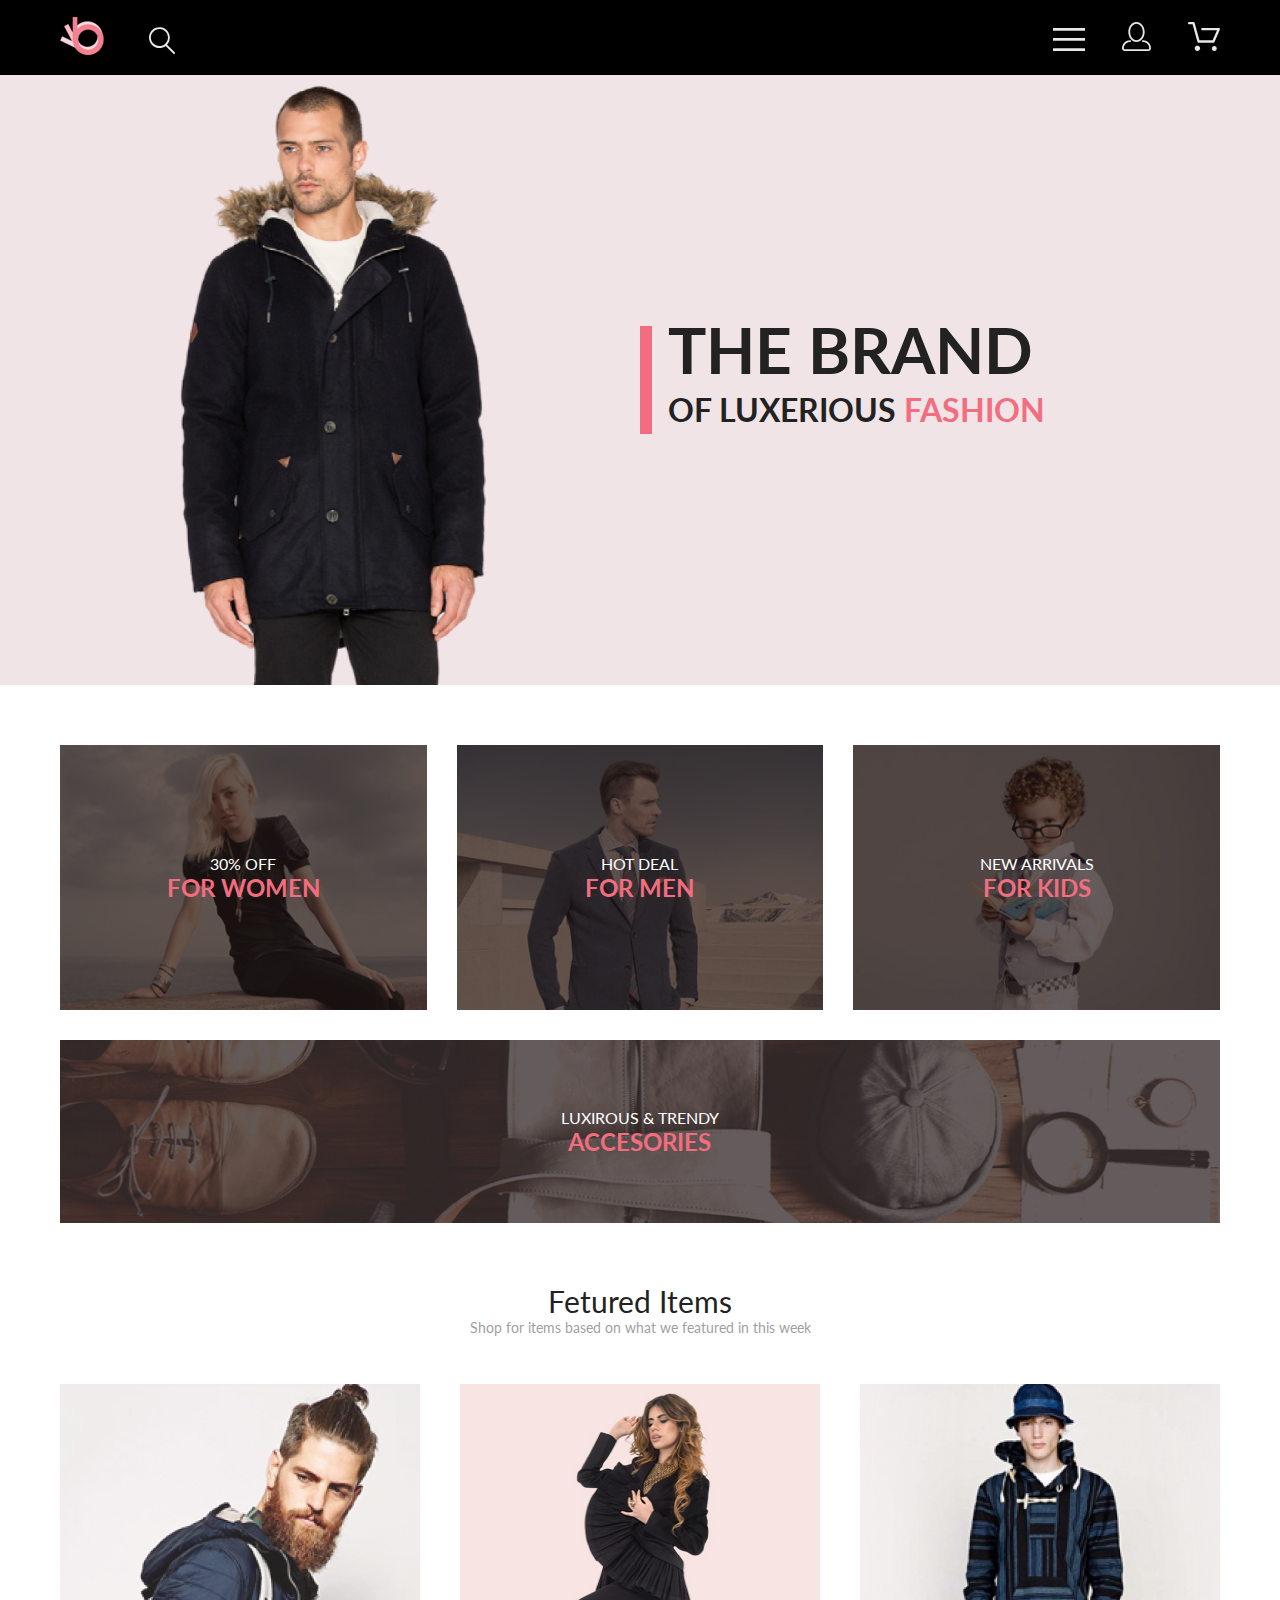
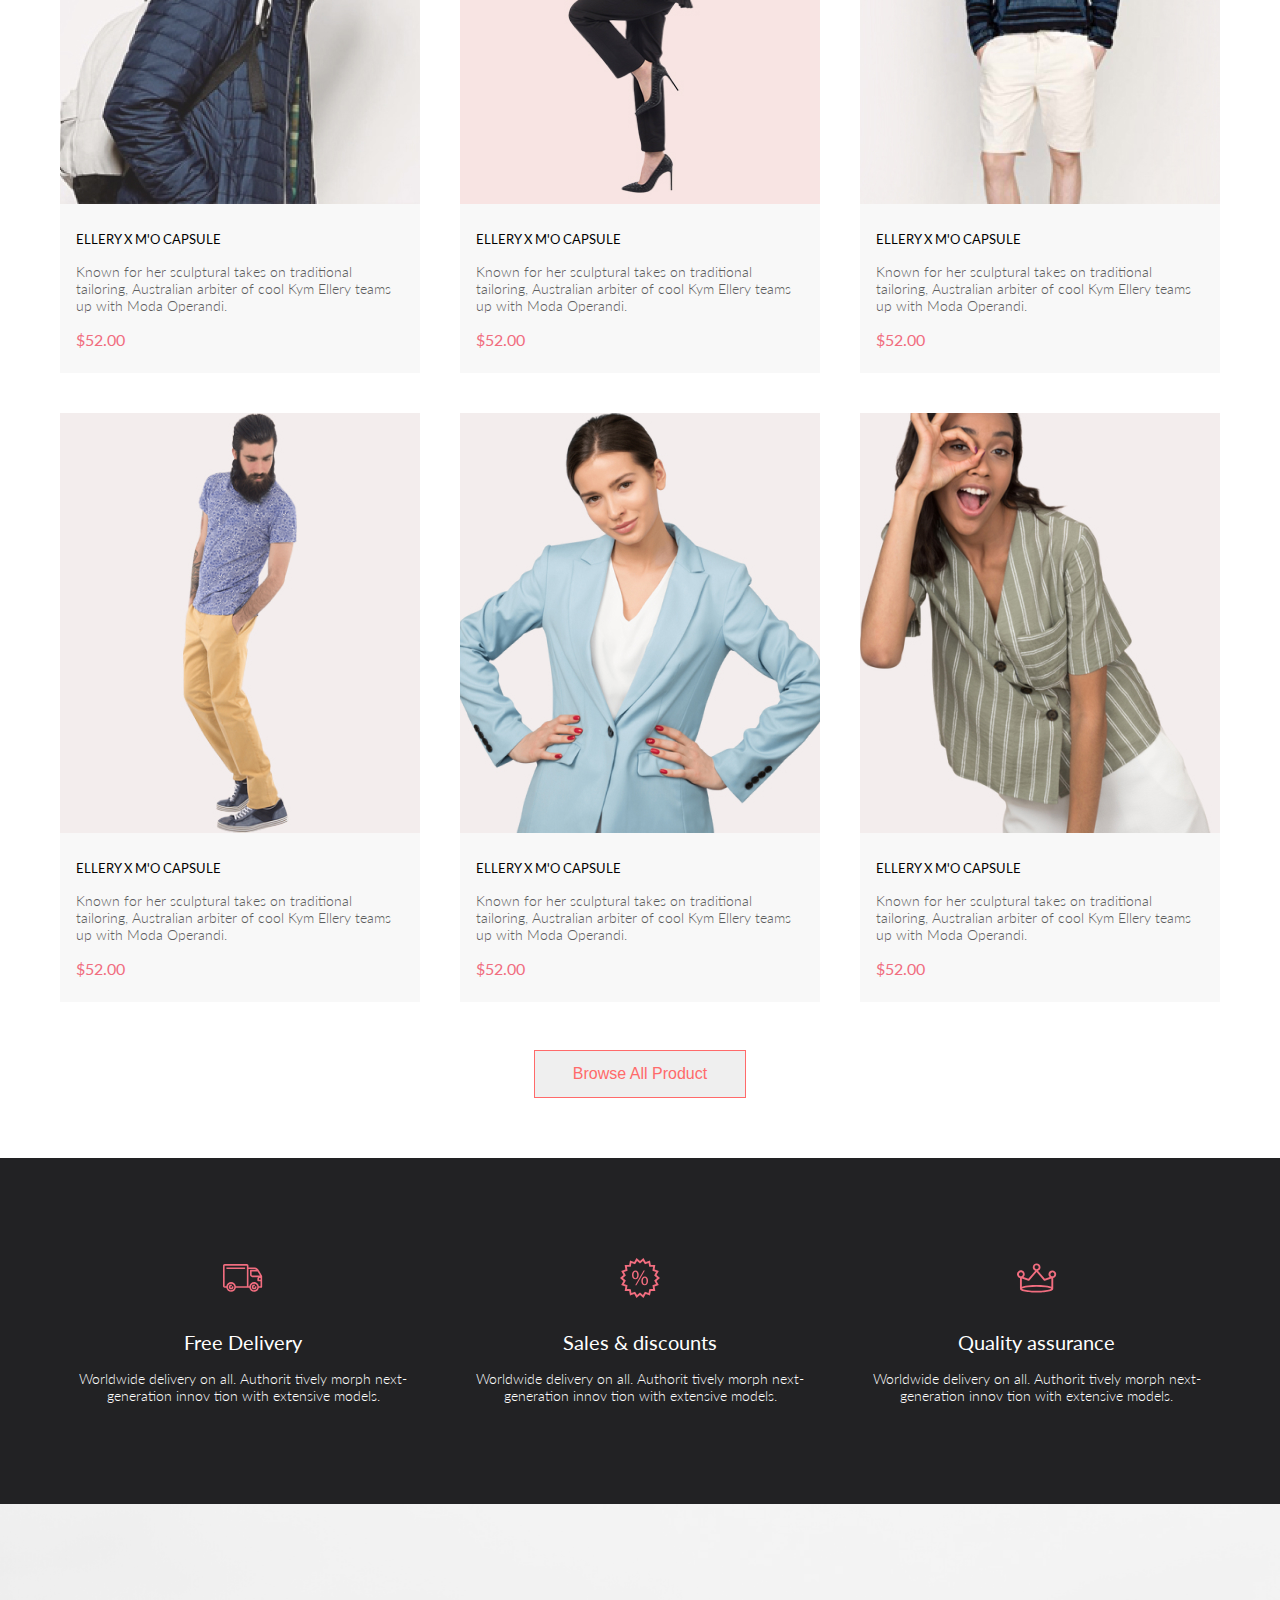
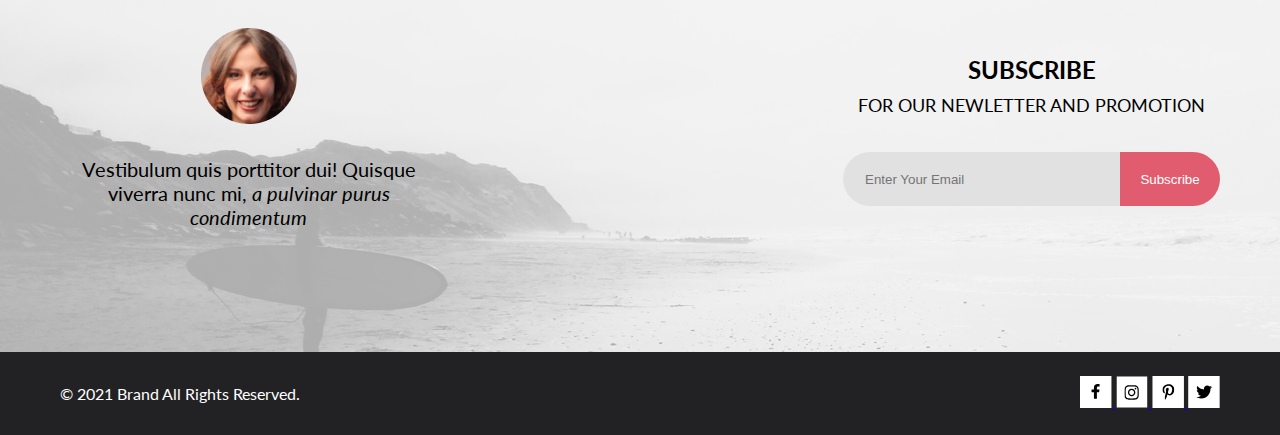
<file: index.html>
<!DOCTYPE html>
<html lang="en">
    <head>
        <link rel="preconnect" href="https://fonts.googleapis.com">
        <link rel="preconnect" href="https://fonts.gstatic.com" crossorigin>
        <link
            href="https://fonts.googleapis.com/css2?family=Lato:wght@300;400;900&family=Roboto&display=swap"
            rel="stylesheet">

        <meta charset="UTF-8">
        <meta name="viewport" content="width=device-width, initial-scale=1.0">
        <title>Главная страница</title>
        <link rel="stylesheet" href="style.css">
    </head>
    <body>
        <div class="top">
            <header class="header">
                <div class="menu center">
                    <div class="menu__left">
                        <a href="index.html"><img src="img/logo.png" alt="logo"
                                class="img__logo"></a>

                        <img src="img/find.svg" alt="find" class="img__find">
                    </div>
                    <div class="menu__right">
                        <label for="burger"><img src="img/burger.svg"
                                alt="burger"></label>
                        <input type="checkbox" id="burger">

                        <div class="nav">
                            <h2>MENU</h2>
                            <div class="menu-item"><a href="catalog.html"
                                    class="categ">MAN</a>
                                <ul>
                                    <li>
                                        <a href="catalog.html">Accessories</a>
                                    </li>
                                    <li>
                                        <a href="catalog.html">Bags</a>
                                    </li>
                                    <li>
                                        <a href="catalog.html">Denim</a>
                                    </li>
                                    <li>
                                        <a href="catalog.html">T-Shirts</a>
                                    </li>
                                </ul>
                            </div>

                            <div class="menu-item"><a href="#" class="categ">WOMAN</a>
                                <ul>
                                    <li>
                                        <a href="#">Accessories</a>
                                    </li>
                                    <li>
                                        <a href="#">Jackets & Coats</a>
                                    </li>
                                    <li>
                                        <a href="#">Polos</a>
                                    </li>
                                    <li>
                                        <a href="#">T-Shirts</a>
                                    </li>
                                    <li>
                                        <a href="#">Shirts</a>
                                    </li>

                                </ul>
                            </div>

                            <div class="menu-item"><a href="#" class="categ">KIDS</a>
                                <ul>
                                    <li>
                                        <a href="#">Accessories</a>
                                    </li>
                                    <li>
                                        <a href="#">Jackets & Coats</a>
                                    </li>
                                    <li>
                                        <a href="#">Polos</a>
                                    </li>
                                    <li>
                                        <a href="#">T-Shirts</a>
                                    </li>
                                    <li>
                                        <a href="#">Shirts</a>
                                    </li>
                                    <li>
                                        <a href="#">Bags</a>
                                    </li>
                                </ul>
                            </div>
                        </div>

                        <img src="img/autorize.svg" alt="login"
                            class="img__login">
                        <a href="cart.html"> <img src="img/basket.svg"
                                alt="basket"
                                class="img_basket"></a>

                    </div>
                </div>
            </header>
            <main>

                <div class="top__content" style="background-color: #F1E4E6;">
                    <img src="img/men.png" alt="men" class="img__men">
                    <div class="top__title"><h1>THE BRAND<br>
                            <span>OF LUXERIOUS <span class="h1_span">FASHION</span></span></h1>
                    </div>
                </div>
                <div class="center__content center  ">
                    <div class="category category1"><img src="img/si1.jpg"
                            alt><div><p>30%
                                OFF</p><h2>FOR WOMEN</h2></div></div>
                    <div class="category category2"><img src="img/si2.jpg"
                            alt><div><p>HOT
                                DEAL</p><h2>FOR MEN</h2></div></div>
                    <div class="category category3"><img src="img/si3.jpg"
                            alt><div><p>NEW
                                ARRIVALS</p><h2>FOR KIDS</h2></div></div>
                    <div class="category category4"><img src="img/sibig.jpg"
                            alt><div><p>LUXIROUS
                                & TRENDY</p><h2>ACCESORIES</h2></div></div>
                </div>

                <div class="bottom__content center">
                    <div class="bottom__title">
                        <h2>Fetured Items</h2>
                        <p>Shop for items based on what we featured in this week</p>
                    </div>
                    <div class="bottom__magazin">
                        <article class="mag mag1">
                            <img src="img/mag1.jpg" alt="mag1">
                            <h3>ELLERY X M'O CAPSULE</h3>
                            <p class="mag_txt">Known for her sculptural takes on
                                traditional
                                tailoring, Australian arbiter of cool Kym Ellery
                                teams up with Moda Operandi.</p>
                            <p class="price">$52.00</p>

                            <div class="add-box">
                                <a href="#" class="add">
                                    <svg width="27" height="25"
                                        viewBox="0 0 27 25" fill="none"
                                        xmlns="http://www.w3.org/2000/svg">
                                        <path
                                            d="M21.9509 23.2667H21.8386C21.2294 23.2667 20.7177 22.7671 20.6735 22.1294C20.629 21.4607 21.1175 20.8785 21.7626 20.8346C21.788 20.8329 21.8145 20.832 21.8405 20.832C22.4575 20.832 22.9743 21.3219 23.0201 21.9487C23.0319 22.1971 22.9914 22.5514 22.736 22.8439L22.73 22.8507L22.7242 22.8575C22.5275 23.0912 22.2607 23.2321 21.9509 23.2667ZM8.21887 23.2604C7.5683 23.2604 7.03906 22.7174 7.03906 22.05C7.03906 21.3832 7.5683 20.8406 8.21887 20.8406C8.86945 20.8406 9.39868 21.3832 9.39868 22.05C9.39868 22.7174 8.86945 23.2604 8.21887 23.2604Z"
                                            fill="white" />
                                        <path
                                            d="M21.876 22.2662C21.921 22.2549 21.9423 22.2339 21.96 22.2129C21.9678 22.2037 21.9756 22.1946 21.9835 22.1855C22.02 22.1438 22.0233 22.0553 22.0224 22.0105C22.0092 21.9044 21.9185 21.8315 21.8412 21.8315C21.8375 21.8315 21.8336 21.8317 21.8312 21.8318C21.7531 21.8372 21.6653 21.9409 21.6719 22.0625C21.6813 22.1793 21.7675 22.2662 21.8392 22.2662H21.876ZM8.21954 22.2599C8.31873 22.2599 8.39935 22.1655 8.39935 22.0496C8.39935 21.9341 8.31873 21.8401 8.21954 21.8401C8.12042 21.8401 8.03973 21.9341 8.03973 22.0496C8.03973 22.1655 8.12042 22.2599 8.21954 22.2599ZM21.9995 24.2662C21.9517 24.2662 21.8878 24.2662 21.8392 24.2662C20.7017 24.2662 19.7567 23.3545 19.6765 22.198C19.5964 20.9929 20.4937 19.9183 21.6953 19.8364C21.7441 19.8331 21.7928 19.8315 21.8412 19.8315C22.9799 19.8315 23.9413 20.7324 24.019 21.8884C24.0505 22.4915 23.8741 23.0612 23.4898 23.5012C23.1055 23.9575 22.5764 24.2177 21.9995 24.2662ZM8.21954 24.2599C7.01532 24.2599 6.03973 23.2709 6.03973 22.0496C6.03973 20.8291 7.01532 19.8401 8.21954 19.8401C9.42371 19.8401 10.3994 20.8291 10.3994 22.0496C10.3994 23.2709 9.42371 24.2599 8.21954 24.2599ZM21.1984 17.3938H9.13306C8.70013 17.3938 8.31586 17.1005 8.20331 16.6775L4.27753 2.24768H1.52173C0.993408 2.24768 0.560547 1.80859 0.560547 1.27039C0.560547 0.733032 0.993408 0.292969 1.52173 0.292969H4.99933C5.43134 0.292969 5.81561 0.586304 5.9281 1.01025L9.85394 15.4391H20.5576L24.1144 7.13379H12.2578C11.7286 7.13379 11.2957 6.69373 11.2957 6.15649C11.2957 5.61914 11.7286 5.17908 12.2578 5.17908H25.5886C25.9091 5.17908 26.2141 5.34192 26.3896 5.61914C26.566 5.89539 26.5984 6.23743 26.4697 6.547L22.0795 16.807C21.9193 17.1653 21.5827 17.3938 21.1984 17.3938Z"
                                            fill="white" />
                                        <path
                                            d="M21.876 22.2662C21.921 22.2549 21.9423 22.2339 21.96 22.2129C21.9678 22.2037 21.9756 22.1946 21.9835 22.1855C22.02 22.1438 22.0233 22.0553 22.0224 22.0105C22.0092 21.9044 21.9185 21.8315 21.8412 21.8315C21.8375 21.8315 21.8336 21.8317 21.8312 21.8318C21.7531 21.8372 21.6653 21.9409 21.6719 22.0625C21.6813 22.1793 21.7675 22.2662 21.8392 22.2662H21.876ZM8.21954 22.2599C8.31873 22.2599 8.39935 22.1655 8.39935 22.0496C8.39935 21.9341 8.31873 21.8401 8.21954 21.8401C8.12042 21.8401 8.03973 21.9341 8.03973 22.0496C8.03973 22.1655 8.12042 22.2599 8.21954 22.2599ZM21.9995 24.2662C21.9517 24.2662 21.8878 24.2662 21.8392 24.2662C20.7017 24.2662 19.7567 23.3545 19.6765 22.198C19.5964 20.9929 20.4937 19.9183 21.6953 19.8364C21.7441 19.8331 21.7928 19.8315 21.8412 19.8315C22.9799 19.8315 23.9413 20.7324 24.019 21.8884C24.0505 22.4915 23.8741 23.0612 23.4898 23.5012C23.1055 23.9575 22.5764 24.2177 21.9995 24.2662ZM8.21954 24.2599C7.01532 24.2599 6.03973 23.2709 6.03973 22.0496C6.03973 20.8291 7.01532 19.8401 8.21954 19.8401C9.42371 19.8401 10.3994 20.8291 10.3994 22.0496C10.3994 23.2709 9.42371 24.2599 8.21954 24.2599ZM21.1984 17.3938H9.13306C8.70013 17.3938 8.31586 17.1005 8.20331 16.6775L4.27753 2.24768H1.52173C0.993408 2.24768 0.560547 1.80859 0.560547 1.27039C0.560547 0.733032 0.993408 0.292969 1.52173 0.292969H4.99933C5.43134 0.292969 5.81561 0.586304 5.9281 1.01025L9.85394 15.4391H20.5576L24.1144 7.13379H12.2578C11.7286 7.13379 11.2957 6.69373 11.2957 6.15649C11.2957 5.61914 11.7286 5.17908 12.2578 5.17908H25.5886C25.9091 5.17908 26.2141 5.34192 26.3896 5.61914C26.566 5.89539 26.5984 6.23743 26.4697 6.547L22.0795 16.807C21.9193 17.1653 21.5827 17.3938 21.1984 17.3938Z"
                                            fill="white" />
                                    </svg>

                                    <p class="add-txt">Add to cart</p>
                                </a>
                            </div>
                        </article>
                        <article class="mag mag2">
                            <img src="img/mag2.jpg" alt="mag2">
                            <h3>ELLERY X M'O CAPSULE</h3>
                            <p class="mag_txt">Known for her sculptural takes on
                                traditional
                                tailoring, Australian arbiter of cool Kym Ellery
                                teams up with Moda Operandi.</p>
                            <p class="price">$52.00</p>

                            <div class="add-box">
                                <a href="#" class="add">
                                    <svg width="27" height="25"
                                        viewBox="0 0 27 25" fill="none"
                                        xmlns="http://www.w3.org/2000/svg">
                                        <path
                                            d="M21.9509 23.2667H21.8386C21.2294 23.2667 20.7177 22.7671 20.6735 22.1294C20.629 21.4607 21.1175 20.8785 21.7626 20.8346C21.788 20.8329 21.8145 20.832 21.8405 20.832C22.4575 20.832 22.9743 21.3219 23.0201 21.9487C23.0319 22.1971 22.9914 22.5514 22.736 22.8439L22.73 22.8507L22.7242 22.8575C22.5275 23.0912 22.2607 23.2321 21.9509 23.2667ZM8.21887 23.2604C7.5683 23.2604 7.03906 22.7174 7.03906 22.05C7.03906 21.3832 7.5683 20.8406 8.21887 20.8406C8.86945 20.8406 9.39868 21.3832 9.39868 22.05C9.39868 22.7174 8.86945 23.2604 8.21887 23.2604Z"
                                            fill="white" />
                                        <path
                                            d="M21.876 22.2662C21.921 22.2549 21.9423 22.2339 21.96 22.2129C21.9678 22.2037 21.9756 22.1946 21.9835 22.1855C22.02 22.1438 22.0233 22.0553 22.0224 22.0105C22.0092 21.9044 21.9185 21.8315 21.8412 21.8315C21.8375 21.8315 21.8336 21.8317 21.8312 21.8318C21.7531 21.8372 21.6653 21.9409 21.6719 22.0625C21.6813 22.1793 21.7675 22.2662 21.8392 22.2662H21.876ZM8.21954 22.2599C8.31873 22.2599 8.39935 22.1655 8.39935 22.0496C8.39935 21.9341 8.31873 21.8401 8.21954 21.8401C8.12042 21.8401 8.03973 21.9341 8.03973 22.0496C8.03973 22.1655 8.12042 22.2599 8.21954 22.2599ZM21.9995 24.2662C21.9517 24.2662 21.8878 24.2662 21.8392 24.2662C20.7017 24.2662 19.7567 23.3545 19.6765 22.198C19.5964 20.9929 20.4937 19.9183 21.6953 19.8364C21.7441 19.8331 21.7928 19.8315 21.8412 19.8315C22.9799 19.8315 23.9413 20.7324 24.019 21.8884C24.0505 22.4915 23.8741 23.0612 23.4898 23.5012C23.1055 23.9575 22.5764 24.2177 21.9995 24.2662ZM8.21954 24.2599C7.01532 24.2599 6.03973 23.2709 6.03973 22.0496C6.03973 20.8291 7.01532 19.8401 8.21954 19.8401C9.42371 19.8401 10.3994 20.8291 10.3994 22.0496C10.3994 23.2709 9.42371 24.2599 8.21954 24.2599ZM21.1984 17.3938H9.13306C8.70013 17.3938 8.31586 17.1005 8.20331 16.6775L4.27753 2.24768H1.52173C0.993408 2.24768 0.560547 1.80859 0.560547 1.27039C0.560547 0.733032 0.993408 0.292969 1.52173 0.292969H4.99933C5.43134 0.292969 5.81561 0.586304 5.9281 1.01025L9.85394 15.4391H20.5576L24.1144 7.13379H12.2578C11.7286 7.13379 11.2957 6.69373 11.2957 6.15649C11.2957 5.61914 11.7286 5.17908 12.2578 5.17908H25.5886C25.9091 5.17908 26.2141 5.34192 26.3896 5.61914C26.566 5.89539 26.5984 6.23743 26.4697 6.547L22.0795 16.807C21.9193 17.1653 21.5827 17.3938 21.1984 17.3938Z"
                                            fill="white" />
                                        <path
                                            d="M21.876 22.2662C21.921 22.2549 21.9423 22.2339 21.96 22.2129C21.9678 22.2037 21.9756 22.1946 21.9835 22.1855C22.02 22.1438 22.0233 22.0553 22.0224 22.0105C22.0092 21.9044 21.9185 21.8315 21.8412 21.8315C21.8375 21.8315 21.8336 21.8317 21.8312 21.8318C21.7531 21.8372 21.6653 21.9409 21.6719 22.0625C21.6813 22.1793 21.7675 22.2662 21.8392 22.2662H21.876ZM8.21954 22.2599C8.31873 22.2599 8.39935 22.1655 8.39935 22.0496C8.39935 21.9341 8.31873 21.8401 8.21954 21.8401C8.12042 21.8401 8.03973 21.9341 8.03973 22.0496C8.03973 22.1655 8.12042 22.2599 8.21954 22.2599ZM21.9995 24.2662C21.9517 24.2662 21.8878 24.2662 21.8392 24.2662C20.7017 24.2662 19.7567 23.3545 19.6765 22.198C19.5964 20.9929 20.4937 19.9183 21.6953 19.8364C21.7441 19.8331 21.7928 19.8315 21.8412 19.8315C22.9799 19.8315 23.9413 20.7324 24.019 21.8884C24.0505 22.4915 23.8741 23.0612 23.4898 23.5012C23.1055 23.9575 22.5764 24.2177 21.9995 24.2662ZM8.21954 24.2599C7.01532 24.2599 6.03973 23.2709 6.03973 22.0496C6.03973 20.8291 7.01532 19.8401 8.21954 19.8401C9.42371 19.8401 10.3994 20.8291 10.3994 22.0496C10.3994 23.2709 9.42371 24.2599 8.21954 24.2599ZM21.1984 17.3938H9.13306C8.70013 17.3938 8.31586 17.1005 8.20331 16.6775L4.27753 2.24768H1.52173C0.993408 2.24768 0.560547 1.80859 0.560547 1.27039C0.560547 0.733032 0.993408 0.292969 1.52173 0.292969H4.99933C5.43134 0.292969 5.81561 0.586304 5.9281 1.01025L9.85394 15.4391H20.5576L24.1144 7.13379H12.2578C11.7286 7.13379 11.2957 6.69373 11.2957 6.15649C11.2957 5.61914 11.7286 5.17908 12.2578 5.17908H25.5886C25.9091 5.17908 26.2141 5.34192 26.3896 5.61914C26.566 5.89539 26.5984 6.23743 26.4697 6.547L22.0795 16.807C21.9193 17.1653 21.5827 17.3938 21.1984 17.3938Z"
                                            fill="white" />
                                    </svg>

                                    <p class="add-txt">Add to cart</p>
                                </a>
                            </div>
                        </article>
                        <article class="mag mag3">
                            <img src="img/mag3.jpg" alt="mag3">
                            <h3>ELLERY X M'O CAPSULE</h3>
                            <p class="mag_txt">Known for her sculptural takes on
                                traditional
                                tailoring, Australian arbiter of cool Kym Ellery
                                teams up with Moda Operandi.</p>
                            <p class="price">$52.00</p>

                            <div class="add-box">
                                <a href="#" class="add">
                                    <svg width="27" height="25"
                                        viewBox="0 0 27 25" fill="none"
                                        xmlns="http://www.w3.org/2000/svg">
                                        <path
                                            d="M21.9509 23.2667H21.8386C21.2294 23.2667 20.7177 22.7671 20.6735 22.1294C20.629 21.4607 21.1175 20.8785 21.7626 20.8346C21.788 20.8329 21.8145 20.832 21.8405 20.832C22.4575 20.832 22.9743 21.3219 23.0201 21.9487C23.0319 22.1971 22.9914 22.5514 22.736 22.8439L22.73 22.8507L22.7242 22.8575C22.5275 23.0912 22.2607 23.2321 21.9509 23.2667ZM8.21887 23.2604C7.5683 23.2604 7.03906 22.7174 7.03906 22.05C7.03906 21.3832 7.5683 20.8406 8.21887 20.8406C8.86945 20.8406 9.39868 21.3832 9.39868 22.05C9.39868 22.7174 8.86945 23.2604 8.21887 23.2604Z"
                                            fill="white" />
                                        <path
                                            d="M21.876 22.2662C21.921 22.2549 21.9423 22.2339 21.96 22.2129C21.9678 22.2037 21.9756 22.1946 21.9835 22.1855C22.02 22.1438 22.0233 22.0553 22.0224 22.0105C22.0092 21.9044 21.9185 21.8315 21.8412 21.8315C21.8375 21.8315 21.8336 21.8317 21.8312 21.8318C21.7531 21.8372 21.6653 21.9409 21.6719 22.0625C21.6813 22.1793 21.7675 22.2662 21.8392 22.2662H21.876ZM8.21954 22.2599C8.31873 22.2599 8.39935 22.1655 8.39935 22.0496C8.39935 21.9341 8.31873 21.8401 8.21954 21.8401C8.12042 21.8401 8.03973 21.9341 8.03973 22.0496C8.03973 22.1655 8.12042 22.2599 8.21954 22.2599ZM21.9995 24.2662C21.9517 24.2662 21.8878 24.2662 21.8392 24.2662C20.7017 24.2662 19.7567 23.3545 19.6765 22.198C19.5964 20.9929 20.4937 19.9183 21.6953 19.8364C21.7441 19.8331 21.7928 19.8315 21.8412 19.8315C22.9799 19.8315 23.9413 20.7324 24.019 21.8884C24.0505 22.4915 23.8741 23.0612 23.4898 23.5012C23.1055 23.9575 22.5764 24.2177 21.9995 24.2662ZM8.21954 24.2599C7.01532 24.2599 6.03973 23.2709 6.03973 22.0496C6.03973 20.8291 7.01532 19.8401 8.21954 19.8401C9.42371 19.8401 10.3994 20.8291 10.3994 22.0496C10.3994 23.2709 9.42371 24.2599 8.21954 24.2599ZM21.1984 17.3938H9.13306C8.70013 17.3938 8.31586 17.1005 8.20331 16.6775L4.27753 2.24768H1.52173C0.993408 2.24768 0.560547 1.80859 0.560547 1.27039C0.560547 0.733032 0.993408 0.292969 1.52173 0.292969H4.99933C5.43134 0.292969 5.81561 0.586304 5.9281 1.01025L9.85394 15.4391H20.5576L24.1144 7.13379H12.2578C11.7286 7.13379 11.2957 6.69373 11.2957 6.15649C11.2957 5.61914 11.7286 5.17908 12.2578 5.17908H25.5886C25.9091 5.17908 26.2141 5.34192 26.3896 5.61914C26.566 5.89539 26.5984 6.23743 26.4697 6.547L22.0795 16.807C21.9193 17.1653 21.5827 17.3938 21.1984 17.3938Z"
                                            fill="white" />
                                        <path
                                            d="M21.876 22.2662C21.921 22.2549 21.9423 22.2339 21.96 22.2129C21.9678 22.2037 21.9756 22.1946 21.9835 22.1855C22.02 22.1438 22.0233 22.0553 22.0224 22.0105C22.0092 21.9044 21.9185 21.8315 21.8412 21.8315C21.8375 21.8315 21.8336 21.8317 21.8312 21.8318C21.7531 21.8372 21.6653 21.9409 21.6719 22.0625C21.6813 22.1793 21.7675 22.2662 21.8392 22.2662H21.876ZM8.21954 22.2599C8.31873 22.2599 8.39935 22.1655 8.39935 22.0496C8.39935 21.9341 8.31873 21.8401 8.21954 21.8401C8.12042 21.8401 8.03973 21.9341 8.03973 22.0496C8.03973 22.1655 8.12042 22.2599 8.21954 22.2599ZM21.9995 24.2662C21.9517 24.2662 21.8878 24.2662 21.8392 24.2662C20.7017 24.2662 19.7567 23.3545 19.6765 22.198C19.5964 20.9929 20.4937 19.9183 21.6953 19.8364C21.7441 19.8331 21.7928 19.8315 21.8412 19.8315C22.9799 19.8315 23.9413 20.7324 24.019 21.8884C24.0505 22.4915 23.8741 23.0612 23.4898 23.5012C23.1055 23.9575 22.5764 24.2177 21.9995 24.2662ZM8.21954 24.2599C7.01532 24.2599 6.03973 23.2709 6.03973 22.0496C6.03973 20.8291 7.01532 19.8401 8.21954 19.8401C9.42371 19.8401 10.3994 20.8291 10.3994 22.0496C10.3994 23.2709 9.42371 24.2599 8.21954 24.2599ZM21.1984 17.3938H9.13306C8.70013 17.3938 8.31586 17.1005 8.20331 16.6775L4.27753 2.24768H1.52173C0.993408 2.24768 0.560547 1.80859 0.560547 1.27039C0.560547 0.733032 0.993408 0.292969 1.52173 0.292969H4.99933C5.43134 0.292969 5.81561 0.586304 5.9281 1.01025L9.85394 15.4391H20.5576L24.1144 7.13379H12.2578C11.7286 7.13379 11.2957 6.69373 11.2957 6.15649C11.2957 5.61914 11.7286 5.17908 12.2578 5.17908H25.5886C25.9091 5.17908 26.2141 5.34192 26.3896 5.61914C26.566 5.89539 26.5984 6.23743 26.4697 6.547L22.0795 16.807C21.9193 17.1653 21.5827 17.3938 21.1984 17.3938Z"
                                            fill="white" />
                                    </svg>

                                    <p class="add-txt">Add to cart</p>
                                </a>
                            </div>
                        </article>
                        <article class="mag mag4">
                            <img src="img/mag4.jpg" alt="mag4">
                            <h3>ELLERY X M'O CAPSULE</h3>
                            <p class="mag_txt">Known for her sculptural takes on
                                traditional
                                tailoring, Australian arbiter of cool Kym Ellery
                                teams up with Moda Operandi.</p>
                            <p class="price">$52.00</p>

                            <div class="add-box">
                                <a href="#" class="add">
                                    <svg width="27" height="25"
                                        viewBox="0 0 27 25" fill="none"
                                        xmlns="http://www.w3.org/2000/svg">
                                        <path
                                            d="M21.9509 23.2667H21.8386C21.2294 23.2667 20.7177 22.7671 20.6735 22.1294C20.629 21.4607 21.1175 20.8785 21.7626 20.8346C21.788 20.8329 21.8145 20.832 21.8405 20.832C22.4575 20.832 22.9743 21.3219 23.0201 21.9487C23.0319 22.1971 22.9914 22.5514 22.736 22.8439L22.73 22.8507L22.7242 22.8575C22.5275 23.0912 22.2607 23.2321 21.9509 23.2667ZM8.21887 23.2604C7.5683 23.2604 7.03906 22.7174 7.03906 22.05C7.03906 21.3832 7.5683 20.8406 8.21887 20.8406C8.86945 20.8406 9.39868 21.3832 9.39868 22.05C9.39868 22.7174 8.86945 23.2604 8.21887 23.2604Z"
                                            fill="white" />
                                        <path
                                            d="M21.876 22.2662C21.921 22.2549 21.9423 22.2339 21.96 22.2129C21.9678 22.2037 21.9756 22.1946 21.9835 22.1855C22.02 22.1438 22.0233 22.0553 22.0224 22.0105C22.0092 21.9044 21.9185 21.8315 21.8412 21.8315C21.8375 21.8315 21.8336 21.8317 21.8312 21.8318C21.7531 21.8372 21.6653 21.9409 21.6719 22.0625C21.6813 22.1793 21.7675 22.2662 21.8392 22.2662H21.876ZM8.21954 22.2599C8.31873 22.2599 8.39935 22.1655 8.39935 22.0496C8.39935 21.9341 8.31873 21.8401 8.21954 21.8401C8.12042 21.8401 8.03973 21.9341 8.03973 22.0496C8.03973 22.1655 8.12042 22.2599 8.21954 22.2599ZM21.9995 24.2662C21.9517 24.2662 21.8878 24.2662 21.8392 24.2662C20.7017 24.2662 19.7567 23.3545 19.6765 22.198C19.5964 20.9929 20.4937 19.9183 21.6953 19.8364C21.7441 19.8331 21.7928 19.8315 21.8412 19.8315C22.9799 19.8315 23.9413 20.7324 24.019 21.8884C24.0505 22.4915 23.8741 23.0612 23.4898 23.5012C23.1055 23.9575 22.5764 24.2177 21.9995 24.2662ZM8.21954 24.2599C7.01532 24.2599 6.03973 23.2709 6.03973 22.0496C6.03973 20.8291 7.01532 19.8401 8.21954 19.8401C9.42371 19.8401 10.3994 20.8291 10.3994 22.0496C10.3994 23.2709 9.42371 24.2599 8.21954 24.2599ZM21.1984 17.3938H9.13306C8.70013 17.3938 8.31586 17.1005 8.20331 16.6775L4.27753 2.24768H1.52173C0.993408 2.24768 0.560547 1.80859 0.560547 1.27039C0.560547 0.733032 0.993408 0.292969 1.52173 0.292969H4.99933C5.43134 0.292969 5.81561 0.586304 5.9281 1.01025L9.85394 15.4391H20.5576L24.1144 7.13379H12.2578C11.7286 7.13379 11.2957 6.69373 11.2957 6.15649C11.2957 5.61914 11.7286 5.17908 12.2578 5.17908H25.5886C25.9091 5.17908 26.2141 5.34192 26.3896 5.61914C26.566 5.89539 26.5984 6.23743 26.4697 6.547L22.0795 16.807C21.9193 17.1653 21.5827 17.3938 21.1984 17.3938Z"
                                            fill="white" />
                                        <path
                                            d="M21.876 22.2662C21.921 22.2549 21.9423 22.2339 21.96 22.2129C21.9678 22.2037 21.9756 22.1946 21.9835 22.1855C22.02 22.1438 22.0233 22.0553 22.0224 22.0105C22.0092 21.9044 21.9185 21.8315 21.8412 21.8315C21.8375 21.8315 21.8336 21.8317 21.8312 21.8318C21.7531 21.8372 21.6653 21.9409 21.6719 22.0625C21.6813 22.1793 21.7675 22.2662 21.8392 22.2662H21.876ZM8.21954 22.2599C8.31873 22.2599 8.39935 22.1655 8.39935 22.0496C8.39935 21.9341 8.31873 21.8401 8.21954 21.8401C8.12042 21.8401 8.03973 21.9341 8.03973 22.0496C8.03973 22.1655 8.12042 22.2599 8.21954 22.2599ZM21.9995 24.2662C21.9517 24.2662 21.8878 24.2662 21.8392 24.2662C20.7017 24.2662 19.7567 23.3545 19.6765 22.198C19.5964 20.9929 20.4937 19.9183 21.6953 19.8364C21.7441 19.8331 21.7928 19.8315 21.8412 19.8315C22.9799 19.8315 23.9413 20.7324 24.019 21.8884C24.0505 22.4915 23.8741 23.0612 23.4898 23.5012C23.1055 23.9575 22.5764 24.2177 21.9995 24.2662ZM8.21954 24.2599C7.01532 24.2599 6.03973 23.2709 6.03973 22.0496C6.03973 20.8291 7.01532 19.8401 8.21954 19.8401C9.42371 19.8401 10.3994 20.8291 10.3994 22.0496C10.3994 23.2709 9.42371 24.2599 8.21954 24.2599ZM21.1984 17.3938H9.13306C8.70013 17.3938 8.31586 17.1005 8.20331 16.6775L4.27753 2.24768H1.52173C0.993408 2.24768 0.560547 1.80859 0.560547 1.27039C0.560547 0.733032 0.993408 0.292969 1.52173 0.292969H4.99933C5.43134 0.292969 5.81561 0.586304 5.9281 1.01025L9.85394 15.4391H20.5576L24.1144 7.13379H12.2578C11.7286 7.13379 11.2957 6.69373 11.2957 6.15649C11.2957 5.61914 11.7286 5.17908 12.2578 5.17908H25.5886C25.9091 5.17908 26.2141 5.34192 26.3896 5.61914C26.566 5.89539 26.5984 6.23743 26.4697 6.547L22.0795 16.807C21.9193 17.1653 21.5827 17.3938 21.1984 17.3938Z"
                                            fill="white" />
                                    </svg>

                                    <p class="add-txt">Add to cart</p>
                                </a>
                            </div>
                        </article>
                        <article class="mag mag5">
                            <img src="img/mag5.jpg" alt="mag5">
                            <h3>ELLERY X M'O CAPSULE</h3>
                            <p class="mag_txt">Known for her sculptural takes on
                                traditional
                                tailoring, Australian arbiter of cool Kym Ellery
                                teams up with Moda Operandi.</p>
                            <p class="price">$52.00</p>

                            <div class="add-box">
                                <a href="#" class="add">
                                    <svg width="27" height="25"
                                        viewBox="0 0 27 25" fill="none"
                                        xmlns="http://www.w3.org/2000/svg">
                                        <path
                                            d="M21.9509 23.2667H21.8386C21.2294 23.2667 20.7177 22.7671 20.6735 22.1294C20.629 21.4607 21.1175 20.8785 21.7626 20.8346C21.788 20.8329 21.8145 20.832 21.8405 20.832C22.4575 20.832 22.9743 21.3219 23.0201 21.9487C23.0319 22.1971 22.9914 22.5514 22.736 22.8439L22.73 22.8507L22.7242 22.8575C22.5275 23.0912 22.2607 23.2321 21.9509 23.2667ZM8.21887 23.2604C7.5683 23.2604 7.03906 22.7174 7.03906 22.05C7.03906 21.3832 7.5683 20.8406 8.21887 20.8406C8.86945 20.8406 9.39868 21.3832 9.39868 22.05C9.39868 22.7174 8.86945 23.2604 8.21887 23.2604Z"
                                            fill="white" />
                                        <path
                                            d="M21.876 22.2662C21.921 22.2549 21.9423 22.2339 21.96 22.2129C21.9678 22.2037 21.9756 22.1946 21.9835 22.1855C22.02 22.1438 22.0233 22.0553 22.0224 22.0105C22.0092 21.9044 21.9185 21.8315 21.8412 21.8315C21.8375 21.8315 21.8336 21.8317 21.8312 21.8318C21.7531 21.8372 21.6653 21.9409 21.6719 22.0625C21.6813 22.1793 21.7675 22.2662 21.8392 22.2662H21.876ZM8.21954 22.2599C8.31873 22.2599 8.39935 22.1655 8.39935 22.0496C8.39935 21.9341 8.31873 21.8401 8.21954 21.8401C8.12042 21.8401 8.03973 21.9341 8.03973 22.0496C8.03973 22.1655 8.12042 22.2599 8.21954 22.2599ZM21.9995 24.2662C21.9517 24.2662 21.8878 24.2662 21.8392 24.2662C20.7017 24.2662 19.7567 23.3545 19.6765 22.198C19.5964 20.9929 20.4937 19.9183 21.6953 19.8364C21.7441 19.8331 21.7928 19.8315 21.8412 19.8315C22.9799 19.8315 23.9413 20.7324 24.019 21.8884C24.0505 22.4915 23.8741 23.0612 23.4898 23.5012C23.1055 23.9575 22.5764 24.2177 21.9995 24.2662ZM8.21954 24.2599C7.01532 24.2599 6.03973 23.2709 6.03973 22.0496C6.03973 20.8291 7.01532 19.8401 8.21954 19.8401C9.42371 19.8401 10.3994 20.8291 10.3994 22.0496C10.3994 23.2709 9.42371 24.2599 8.21954 24.2599ZM21.1984 17.3938H9.13306C8.70013 17.3938 8.31586 17.1005 8.20331 16.6775L4.27753 2.24768H1.52173C0.993408 2.24768 0.560547 1.80859 0.560547 1.27039C0.560547 0.733032 0.993408 0.292969 1.52173 0.292969H4.99933C5.43134 0.292969 5.81561 0.586304 5.9281 1.01025L9.85394 15.4391H20.5576L24.1144 7.13379H12.2578C11.7286 7.13379 11.2957 6.69373 11.2957 6.15649C11.2957 5.61914 11.7286 5.17908 12.2578 5.17908H25.5886C25.9091 5.17908 26.2141 5.34192 26.3896 5.61914C26.566 5.89539 26.5984 6.23743 26.4697 6.547L22.0795 16.807C21.9193 17.1653 21.5827 17.3938 21.1984 17.3938Z"
                                            fill="white" />
                                        <path
                                            d="M21.876 22.2662C21.921 22.2549 21.9423 22.2339 21.96 22.2129C21.9678 22.2037 21.9756 22.1946 21.9835 22.1855C22.02 22.1438 22.0233 22.0553 22.0224 22.0105C22.0092 21.9044 21.9185 21.8315 21.8412 21.8315C21.8375 21.8315 21.8336 21.8317 21.8312 21.8318C21.7531 21.8372 21.6653 21.9409 21.6719 22.0625C21.6813 22.1793 21.7675 22.2662 21.8392 22.2662H21.876ZM8.21954 22.2599C8.31873 22.2599 8.39935 22.1655 8.39935 22.0496C8.39935 21.9341 8.31873 21.8401 8.21954 21.8401C8.12042 21.8401 8.03973 21.9341 8.03973 22.0496C8.03973 22.1655 8.12042 22.2599 8.21954 22.2599ZM21.9995 24.2662C21.9517 24.2662 21.8878 24.2662 21.8392 24.2662C20.7017 24.2662 19.7567 23.3545 19.6765 22.198C19.5964 20.9929 20.4937 19.9183 21.6953 19.8364C21.7441 19.8331 21.7928 19.8315 21.8412 19.8315C22.9799 19.8315 23.9413 20.7324 24.019 21.8884C24.0505 22.4915 23.8741 23.0612 23.4898 23.5012C23.1055 23.9575 22.5764 24.2177 21.9995 24.2662ZM8.21954 24.2599C7.01532 24.2599 6.03973 23.2709 6.03973 22.0496C6.03973 20.8291 7.01532 19.8401 8.21954 19.8401C9.42371 19.8401 10.3994 20.8291 10.3994 22.0496C10.3994 23.2709 9.42371 24.2599 8.21954 24.2599ZM21.1984 17.3938H9.13306C8.70013 17.3938 8.31586 17.1005 8.20331 16.6775L4.27753 2.24768H1.52173C0.993408 2.24768 0.560547 1.80859 0.560547 1.27039C0.560547 0.733032 0.993408 0.292969 1.52173 0.292969H4.99933C5.43134 0.292969 5.81561 0.586304 5.9281 1.01025L9.85394 15.4391H20.5576L24.1144 7.13379H12.2578C11.7286 7.13379 11.2957 6.69373 11.2957 6.15649C11.2957 5.61914 11.7286 5.17908 12.2578 5.17908H25.5886C25.9091 5.17908 26.2141 5.34192 26.3896 5.61914C26.566 5.89539 26.5984 6.23743 26.4697 6.547L22.0795 16.807C21.9193 17.1653 21.5827 17.3938 21.1984 17.3938Z"
                                            fill="white" />
                                    </svg>

                                    <p class="add-txt">Add to cart</p>
                                </a>
                            </div>
                        </article>
                        <article class="mag mag6">
                            <img src="img/mag6.jpg" alt="mag6">
                            <h3>ELLERY X M'O CAPSULE</h3>
                            <p class="mag_txt">Known for her sculptural takes on
                                traditional
                                tailoring, Australian arbiter of cool Kym Ellery
                                teams up with Moda Operandi.</p>
                            <p class="price">$52.00</p>

                            <div class="add-box">
                                <a href="#" class="add">
                                    <svg width="27" height="25"
                                        viewBox="0 0 27 25" fill="none"
                                        xmlns="http://www.w3.org/2000/svg">
                                        <path
                                            d="M21.9509 23.2667H21.8386C21.2294 23.2667 20.7177 22.7671 20.6735 22.1294C20.629 21.4607 21.1175 20.8785 21.7626 20.8346C21.788 20.8329 21.8145 20.832 21.8405 20.832C22.4575 20.832 22.9743 21.3219 23.0201 21.9487C23.0319 22.1971 22.9914 22.5514 22.736 22.8439L22.73 22.8507L22.7242 22.8575C22.5275 23.0912 22.2607 23.2321 21.9509 23.2667ZM8.21887 23.2604C7.5683 23.2604 7.03906 22.7174 7.03906 22.05C7.03906 21.3832 7.5683 20.8406 8.21887 20.8406C8.86945 20.8406 9.39868 21.3832 9.39868 22.05C9.39868 22.7174 8.86945 23.2604 8.21887 23.2604Z"
                                            fill="white" />
                                        <path
                                            d="M21.876 22.2662C21.921 22.2549 21.9423 22.2339 21.96 22.2129C21.9678 22.2037 21.9756 22.1946 21.9835 22.1855C22.02 22.1438 22.0233 22.0553 22.0224 22.0105C22.0092 21.9044 21.9185 21.8315 21.8412 21.8315C21.8375 21.8315 21.8336 21.8317 21.8312 21.8318C21.7531 21.8372 21.6653 21.9409 21.6719 22.0625C21.6813 22.1793 21.7675 22.2662 21.8392 22.2662H21.876ZM8.21954 22.2599C8.31873 22.2599 8.39935 22.1655 8.39935 22.0496C8.39935 21.9341 8.31873 21.8401 8.21954 21.8401C8.12042 21.8401 8.03973 21.9341 8.03973 22.0496C8.03973 22.1655 8.12042 22.2599 8.21954 22.2599ZM21.9995 24.2662C21.9517 24.2662 21.8878 24.2662 21.8392 24.2662C20.7017 24.2662 19.7567 23.3545 19.6765 22.198C19.5964 20.9929 20.4937 19.9183 21.6953 19.8364C21.7441 19.8331 21.7928 19.8315 21.8412 19.8315C22.9799 19.8315 23.9413 20.7324 24.019 21.8884C24.0505 22.4915 23.8741 23.0612 23.4898 23.5012C23.1055 23.9575 22.5764 24.2177 21.9995 24.2662ZM8.21954 24.2599C7.01532 24.2599 6.03973 23.2709 6.03973 22.0496C6.03973 20.8291 7.01532 19.8401 8.21954 19.8401C9.42371 19.8401 10.3994 20.8291 10.3994 22.0496C10.3994 23.2709 9.42371 24.2599 8.21954 24.2599ZM21.1984 17.3938H9.13306C8.70013 17.3938 8.31586 17.1005 8.20331 16.6775L4.27753 2.24768H1.52173C0.993408 2.24768 0.560547 1.80859 0.560547 1.27039C0.560547 0.733032 0.993408 0.292969 1.52173 0.292969H4.99933C5.43134 0.292969 5.81561 0.586304 5.9281 1.01025L9.85394 15.4391H20.5576L24.1144 7.13379H12.2578C11.7286 7.13379 11.2957 6.69373 11.2957 6.15649C11.2957 5.61914 11.7286 5.17908 12.2578 5.17908H25.5886C25.9091 5.17908 26.2141 5.34192 26.3896 5.61914C26.566 5.89539 26.5984 6.23743 26.4697 6.547L22.0795 16.807C21.9193 17.1653 21.5827 17.3938 21.1984 17.3938Z"
                                            fill="white" />
                                        <path
                                            d="M21.876 22.2662C21.921 22.2549 21.9423 22.2339 21.96 22.2129C21.9678 22.2037 21.9756 22.1946 21.9835 22.1855C22.02 22.1438 22.0233 22.0553 22.0224 22.0105C22.0092 21.9044 21.9185 21.8315 21.8412 21.8315C21.8375 21.8315 21.8336 21.8317 21.8312 21.8318C21.7531 21.8372 21.6653 21.9409 21.6719 22.0625C21.6813 22.1793 21.7675 22.2662 21.8392 22.2662H21.876ZM8.21954 22.2599C8.31873 22.2599 8.39935 22.1655 8.39935 22.0496C8.39935 21.9341 8.31873 21.8401 8.21954 21.8401C8.12042 21.8401 8.03973 21.9341 8.03973 22.0496C8.03973 22.1655 8.12042 22.2599 8.21954 22.2599ZM21.9995 24.2662C21.9517 24.2662 21.8878 24.2662 21.8392 24.2662C20.7017 24.2662 19.7567 23.3545 19.6765 22.198C19.5964 20.9929 20.4937 19.9183 21.6953 19.8364C21.7441 19.8331 21.7928 19.8315 21.8412 19.8315C22.9799 19.8315 23.9413 20.7324 24.019 21.8884C24.0505 22.4915 23.8741 23.0612 23.4898 23.5012C23.1055 23.9575 22.5764 24.2177 21.9995 24.2662ZM8.21954 24.2599C7.01532 24.2599 6.03973 23.2709 6.03973 22.0496C6.03973 20.8291 7.01532 19.8401 8.21954 19.8401C9.42371 19.8401 10.3994 20.8291 10.3994 22.0496C10.3994 23.2709 9.42371 24.2599 8.21954 24.2599ZM21.1984 17.3938H9.13306C8.70013 17.3938 8.31586 17.1005 8.20331 16.6775L4.27753 2.24768H1.52173C0.993408 2.24768 0.560547 1.80859 0.560547 1.27039C0.560547 0.733032 0.993408 0.292969 1.52173 0.292969H4.99933C5.43134 0.292969 5.81561 0.586304 5.9281 1.01025L9.85394 15.4391H20.5576L24.1144 7.13379H12.2578C11.7286 7.13379 11.2957 6.69373 11.2957 6.15649C11.2957 5.61914 11.7286 5.17908 12.2578 5.17908H25.5886C25.9091 5.17908 26.2141 5.34192 26.3896 5.61914C26.566 5.89539 26.5984 6.23743 26.4697 6.547L22.0795 16.807C21.9193 17.1653 21.5827 17.3938 21.1984 17.3938Z"
                                            fill="white" />
                                    </svg>

                                    <p class="add-txt">Add to cart</p>
                                </a>
                            </div>
                        </article>
                    </div>

                </div>

                <div class="button_more center">
                    <button>Browse All Product</button>
                </div>

                <div class="bottom_categoryes center">
                    <article class="bottom_categoryes_item">
                        <svg width="40" height="40" viewBox="0 0 46 32"
                            fill="none" xmlns="http://www.w3.org/2000/svg">
                            <path
                                d="M30.2869 27.2429H14.8099C14.6027 28.5509 13.9356 29.742 12.9286 30.6021C11.9216 31.4621 10.6407 31.9346 9.31642 31.9346C7.99212 31.9346 6.71126 31.4621 5.70424 30.6021C4.69722 29.742 4.03012 28.5509 3.82292 27.2429H1.88591C1.39109 27.2397 0.917742 27.0404 0.569628 26.6887C0.221514 26.337 0.027054 25.8618 0.0289175 25.3669V1.87695C0.0267885 1.38195 0.221119 0.906335 0.569262 0.554443C0.917404 0.202551 1.39092 0.00317363 1.88591 0H27.4369C27.9318 0.00317353 28.4052 0.202522 28.7532 0.554443C29.1012 0.906364 29.2953 1.38204 29.2929 1.87695V3.78198H36.4139C36.4943 3.78164 36.5743 3.79208 36.6519 3.81299C38.9519 4.01299 40.1089 5.2129 41.3289 7.2749L44.8879 13.3689C44.9728 13.5136 45.0176 13.6782 45.0179 13.8459V26.304C45.019 26.5515 44.9217 26.7892 44.7475 26.9651C44.5734 27.141 44.3365 27.2406 44.0889 27.2419H41.2749C41.0677 28.5499 40.4006 29.741 39.3936 30.6011C38.3866 31.4611 37.1057 31.9336 35.7814 31.9336C34.4571 31.9336 33.1763 31.4611 32.1692 30.6011C31.1622 29.741 30.4951 28.5499 30.2879 27.2419L30.2869 27.2429ZM32.0649 26.304C32.0728 27.0369 32.2974 27.7511 32.7103 28.3567C33.1232 28.9623 33.7061 29.4322 34.3855 29.7073C35.0649 29.9824 35.8106 30.0503 36.5285 29.9026C37.2465 29.7548 37.9047 29.398 38.4203 28.877C38.9359 28.3559 39.2858 27.6941 39.4261 26.9746C39.5663 26.2551 39.4906 25.5103 39.2084 24.8337C38.9263 24.1572 38.4503 23.5794 37.8404 23.1729C37.2305 22.7663 36.5139 22.5491 35.7809 22.5488C34.7906 22.5552 33.8432 22.9543 33.1465 23.6582C32.4499 24.3621 32.0609 25.3136 32.0649 26.304ZM5.60094 26.304C5.60883 27.0369 5.83336 27.7511 6.24629 28.3567C6.65923 28.9623 7.2421 29.4322 7.92153 29.7073C8.60095 29.9824 9.34657 30.0503 10.0645 29.9026C10.7825 29.7548 11.4407 29.398 11.9563 28.877C12.4719 28.3559 12.8218 27.6941 12.9621 26.9746C13.1023 26.2551 13.0266 25.5103 12.7444 24.8337C12.4623 24.1572 11.9863 23.5794 11.3764 23.1729C10.7665 22.7663 10.0499 22.5491 9.31691 22.5488C8.32639 22.5549 7.37875 22.9537 6.6819 23.6577C5.98505 24.3617 5.59594 25.3134 5.59993 26.304H5.60094ZM41.2729 25.366H43.1589V19.7478H40.4229C40.3003 19.7473 40.179 19.7227 40.066 19.6753C39.9529 19.6279 39.8503 19.5585 39.764 19.4714C39.6777 19.3843 39.6095 19.281 39.5631 19.1675C39.5168 19.054 39.4933 18.9324 39.4939 18.8098V16.9629C39.4936 16.2423 39.7692 15.5488 40.2639 15.0249H33.8849C33.8077 15.0248 33.7308 15.015 33.6559 14.9958C32.9512 14.933 32.2957 14.6081 31.819 14.0852C31.3424 13.5623 31.0794 12.8794 31.0819 12.1719V7.47192C31.0813 7.34927 31.1048 7.22758 31.1511 7.11401C31.1974 7.00044 31.2657 6.89725 31.3519 6.81006C31.4382 6.72286 31.5408 6.6535 31.6539 6.60596C31.767 6.55841 31.8883 6.53361 32.0109 6.53296H38.4939C38.1496 6.21428 37.7422 5.97123 37.2982 5.81982C36.8541 5.66842 36.3832 5.61187 35.9159 5.65381H29.2929V25.3618H30.2869C30.4941 24.0538 31.1612 22.8627 32.1683 22.0027C33.1753 21.1426 34.4561 20.6702 35.7804 20.6702C37.1047 20.6702 38.3856 21.1426 39.3926 22.0027C40.3996 22.8627 41.0667 24.0538 41.2739 25.3618L41.2729 25.366ZM14.8089 25.366H27.4359V1.87598H1.88591V25.366H3.82292C4.03012 24.058 4.69722 22.8666 5.70424 22.0066C6.71126 21.1465 7.99212 20.6741 9.31642 20.6741C10.6407 20.6741 11.9216 21.1465 12.9286 22.0066C13.9356 22.8666 14.6027 24.058 14.8099 25.366H14.8089ZM41.3509 16.9658V17.875H43.1589V16.0278H42.2799C42.0331 16.0294 41.7969 16.1288 41.623 16.304C41.4491 16.4792 41.3516 16.716 41.3519 16.9629L41.3509 16.9658ZM32.9379 12.1738C32.9369 12.4263 33.0359 12.6691 33.2135 12.8486C33.391 13.0282 33.6324 13.13 33.8849 13.1318C33.9488 13.1316 34.0125 13.1384 34.0749 13.1519H42.5999L39.8339 8.41602H32.9339L32.9379 12.1738ZM33.0309 26.3059C33.028 25.5734 33.3158 24.8695 33.8312 24.3489C34.3465 23.8283 35.0474 23.5333 35.7799 23.5288C36.0287 23.5288 36.2673 23.6278 36.4432 23.8037C36.6191 23.9796 36.7179 24.218 36.7179 24.4668C36.7179 24.7156 36.6191 24.9542 36.4432 25.1301C36.2673 25.306 36.0287 25.4048 35.7799 25.4048C35.6016 25.4032 35.4268 25.4548 35.2778 25.5527C35.1287 25.6507 35.0121 25.7905 34.9428 25.9548C34.8734 26.1191 34.8544 26.3005 34.8883 26.4756C34.9221 26.6507 35.0072 26.8118 35.1327 26.9385C35.2583 27.0651 35.4186 27.1516 35.5934 27.187C35.7682 27.2224 35.9495 27.2051 36.1145 27.1372C36.2794 27.0693 36.4204 26.9538 36.5197 26.8057C36.6189 26.6575 36.6719 26.4833 36.6719 26.3049C36.6719 26.0587 36.7697 25.8226 36.9439 25.6484C37.118 25.4743 37.3542 25.3765 37.6004 25.3765C37.8467 25.3765 38.0829 25.4743 38.257 25.6484C38.4311 25.8226 38.5289 26.0587 38.5289 26.3049C38.5289 27.0343 38.2392 27.7338 37.7235 28.2495C37.2077 28.7652 36.5083 29.0549 35.7789 29.0549C35.0496 29.0549 34.3501 28.7652 33.8344 28.2495C33.3186 27.7338 33.0289 27.0343 33.0289 26.3049L33.0309 26.3059ZM6.56691 26.3059C6.56398 25.5734 6.85181 24.8695 7.36717 24.3489C7.88254 23.8283 8.58339 23.5333 9.31594 23.5288C9.56471 23.5288 9.8033 23.6278 9.9792 23.8037C10.1551 23.9796 10.2539 24.218 10.2539 24.4668C10.2539 24.7156 10.1551 24.9542 9.9792 25.1301C9.8033 25.306 9.56471 25.4048 9.31594 25.4048C9.1376 25.4032 8.96279 25.4548 8.81374 25.5527C8.66469 25.6507 8.54809 25.7905 8.47875 25.9548C8.4094 26.1191 8.39042 26.3005 8.42424 26.4756C8.45806 26.6507 8.54315 26.8118 8.66869 26.9385C8.79423 27.0651 8.95458 27.1516 9.12938 27.187C9.30418 27.2224 9.48555 27.2051 9.65047 27.1372C9.81539 27.0693 9.95643 26.9538 10.0557 26.8057C10.1549 26.6575 10.2079 26.4833 10.2079 26.3049C10.2079 26.0587 10.3057 25.8226 10.4799 25.6484C10.654 25.4743 10.8902 25.3765 11.1364 25.3765C11.3827 25.3765 11.6189 25.4743 11.793 25.6484C11.9671 25.8226 12.0649 26.0587 12.0649 26.3049C12.0649 27.0343 11.7752 27.7338 11.2595 28.2495C10.7438 28.7652 10.0443 29.0549 9.31493 29.0549C8.58558 29.0549 7.8861 28.7652 7.37038 28.2495C6.85465 27.7338 6.56493 27.0343 6.56493 26.3049L6.56691 26.3059ZM4.70894 5.65991C4.46017 5.65991 4.22158 5.56116 4.04567 5.38525C3.86976 5.20934 3.77092 4.9707 3.77092 4.72192C3.77092 4.47315 3.86976 4.2345 4.04567 4.05859C4.22158 3.88268 4.46017 3.78394 4.70894 3.78394H24.6089C24.8577 3.78394 25.0963 3.88268 25.2722 4.05859C25.4481 4.2345 25.5469 4.47315 25.5469 4.72192C25.5469 4.9707 25.4481 5.20934 25.2722 5.38525C25.0963 5.56116 24.8577 5.65991 24.6089 5.65991H4.70894Z"
                                fill="#F16D7F" />
                        </svg>
                        <h2>Free Delivery
                        </h2>
                        <p>
                            Worldwide delivery on all. Authorit tively morph
                            next-generation innov tion with extensive models.
                        </p>
                    </article>
                    <article class="bottom_categoryes_item">
                        <svg width="40" height="40" viewBox="0 0 40 40"
                            fill="none" xmlns="http://www.w3.org/2000/svg">
                            <path
                                d="M19.9939 37.0239L16.5229 39.9238L14.2349 36.0039L9.99487 37.5159L9.17285 33.0359L4.67987 32.991L5.41187 28.491L1.20386 26.8909L3.41388 22.925L-0.00012207 19.96L3.41187 16.9929L1.2019 13.0278L5.41089 11.428L4.67786 6.93286L9.17188 6.88892L9.9939 2.40894L14.2339 3.91992L16.5219 0L19.9929 2.8999L23.4639 0L25.7529 3.9209L29.9929 2.40894L30.8139 6.88989L35.3079 6.93481L34.5759 11.4299L38.7839 13.03L36.5739 16.9958L39.9859 19.9609L36.5739 22.928L38.7829 26.894L34.5739 28.4939L35.3069 32.988L30.8119 33.033L29.9909 37.5139L25.7529 36.0029L23.4639 39.9229L19.9939 37.0239ZM21.1999 35.541L22.9609 37.012L24.1219 35.022L24.9139 33.666L26.3819 34.189L28.5329 34.957L28.9499 32.6838L29.2349 31.1289L30.7959 31.113L33.0779 31.092L32.7059 28.8098L32.4519 27.25L33.9109 26.696L36.0449 25.8828L34.9249 23.873L34.1589 22.498L35.3419 21.4709L37.0759 19.9609L35.3429 18.4609L34.1599 17.4319L34.9259 16.0559L36.0469 14.0449L33.9129 13.2339L32.4539 12.6809L32.7089 11.1208L33.0809 8.83984L30.7989 8.81689L29.2389 8.80103L28.9539 7.24683L28.5379 4.97388L26.3859 5.74097L24.9179 6.26392L24.1249 4.90698L22.9629 2.91699L21.2009 4.38794L19.9958 5.39282L18.7909 4.38794L17.0299 2.91699L15.8689 4.90601L15.0769 6.26294L13.6078 5.73999L11.4579 4.97192L11.0399 7.24585L10.7549 8.80005L9.19489 8.81592L6.91388 8.83789L7.28589 11.1199L7.53986 12.678L6.08087 13.2329L3.94586 14.0439L5.06689 16.0549L5.83289 17.4299L4.6499 18.459L2.91589 19.967L4.64886 21.4739L5.83185 22.5029L5.06586 23.8779L3.94489 25.8879L6.07788 26.698L7.5379 27.2529L7.2829 28.812L6.91187 31.0959L9.19287 31.1189L10.7529 31.135L11.0379 32.6899L11.4549 34.9619L13.6069 34.1948L15.0759 33.6719L15.8679 35.0288L17.0299 37.019L18.7909 35.5479L19.9958 34.543L21.1999 35.541ZM21.3179 23.02C21.3179 20.093 22.8829 18.4648 24.7769 18.4648C26.7829 18.4648 28.0769 20.0279 28.0769 22.7949C28.0769 25.8539 26.4919 27.3718 24.6619 27.3718C22.8829 27.3718 21.3379 25.922 21.3179 23.02ZM22.8389 22.9319C22.8159 24.7829 23.5209 26.1899 24.7109 26.1899C25.9879 26.1899 26.5609 24.8049 26.5609 22.8899C26.5609 21.1249 26.0539 19.6528 24.7109 19.6528C23.4999 19.6488 22.8389 21.1029 22.8389 22.9309V22.9319ZM15.1938 27.332L23.6089 12.613H24.8419L16.4269 27.332H15.1938ZM11.9789 16.99C11.9789 14.09 13.5419 12.458 15.4369 12.458C17.4369 12.458 18.7629 14.022 18.7629 16.79C18.7629 19.848 17.1769 21.365 15.3269 21.365C13.5439 21.365 11.9999 19.915 11.9789 16.991V16.99ZM13.5209 16.9238C13.4769 18.7748 14.1618 20.1809 15.3708 20.1829C16.6479 20.1829 17.2209 18.7988 17.2209 16.8828C17.2209 15.1168 16.7139 13.645 15.3708 13.645C14.1618 13.642 13.5209 15.092 13.5209 16.925V16.9238Z"
                                fill="#F16D7F" />
                        </svg>
                        <h2>Sales & discounts</h2>
                        <p>
                            Worldwide delivery on all. Authorit tively morph
                            next-generation innov tion with extensive models.
                        </p>

                    </article>
                    <article class="bottom_categoryes_item">
                        <svg width="40" height="40" viewBox="0 0 48 35"
                            fill="none" xmlns="http://www.w3.org/2000/svg">
                            <path
                                d="M42.393 8.53564C41.1766 8.52335 40.0049 8.99349 39.1342 9.84302C38.2635 10.6925 37.7647 11.8522 37.747 13.0686C37.7501 13.7086 37.8911 14.3405 38.1603 14.9211C38.4295 15.5018 38.8206 16.0176 39.3071 16.4336L33.4471 18.4888L25.1081 8.80566C26.0034 8.50693 26.7831 7.93646 27.3388 7.17358C27.8945 6.41071 28.1983 5.49331 28.2081 4.54956C28.1828 3.33432 27.6824 2.17743 26.814 1.3269C25.9457 0.476377 24.7785 0 23.563 0C22.3475 0 21.1804 0.476377 20.3121 1.3269C19.4437 2.17743 18.9432 3.33432 18.918 4.54956C18.9277 5.48395 19.2253 6.39274 19.7702 7.15186C20.3151 7.91097 21.0809 8.48368 21.9631 8.79175L13.611 18.4917L7.7531 16.4368C8.23917 16.0206 8.62989 15.5045 8.89873 14.9238C9.16757 14.3432 9.30822 13.7116 9.31108 13.0718C9.33412 12.195 9.10852 11.3296 8.66045 10.5757C8.21238 9.82172 7.56009 9.2099 6.77898 8.81104C5.99787 8.41217 5.11986 8.2424 4.24639 8.32153C3.37291 8.40067 2.53965 8.72555 1.84295 9.2583C1.14624 9.79105 0.614525 10.5101 0.309254 11.3323C0.00398245 12.1545 -0.0623783 13.0462 0.117848 13.9045C0.298073 14.7629 0.717494 15.5526 1.32769 16.1826C1.93788 16.8126 2.71394 17.2571 3.56609 17.4646V29.7556C3.57345 29.8376 3.59015 29.9184 3.61602 29.9966C3.58308 30.1233 3.56636 30.2538 3.56609 30.3848C3.56609 34.7968 21.485 34.9268 23.528 34.9268C25.571 34.9268 43.49 34.7978 43.49 30.3848C43.4893 30.2539 43.4725 30.1234 43.44 29.9966C43.4676 29.9189 43.4845 29.8379 43.49 29.7556V17.4646C44.5889 17.2244 45.5587 16.5828 46.2094 15.6653C46.8601 14.7478 47.1449 13.6204 47.0082 12.5039C46.8715 11.3874 46.323 10.3621 45.4701 9.62866C44.6173 8.89526 43.5214 8.50653 42.397 8.53857L42.393 8.53564ZM21.174 4.55176C21.1625 4.07755 21.2926 3.61062 21.5477 3.21069C21.8027 2.81076 22.1712 2.49591 22.606 2.3064C23.0408 2.11688 23.5223 2.06132 23.9889 2.14673C24.4555 2.23214 24.8861 2.45463 25.2256 2.78589C25.5652 3.11715 25.7982 3.542 25.8951 4.00635C25.9919 4.4707 25.9482 4.95345 25.7695 5.39282C25.5907 5.8322 25.2851 6.20831 24.8915 6.47314C24.498 6.73798 24.0345 6.8795 23.5601 6.87964C22.9354 6.88605 22.3335 6.64481 21.8863 6.2085C21.4391 5.77218 21.183 5.17647 21.174 4.55176ZM13.584 20.8276C13.801 20.9026 14.0353 20.9113 14.2573 20.8525C14.4792 20.7938 14.6786 20.6701 14.83 20.4976L23.5301 10.3977L32.23 20.4976C32.3812 20.6702 32.5804 20.7938 32.8022 20.8528C33.0239 20.9117 33.2581 20.9033 33.475 20.8286L41.2331 18.1038V28.0408C36.3481 25.9188 25.124 25.8406 23.533 25.8406C21.942 25.8406 10.7141 25.9198 5.83306 28.0408V18.1038L13.584 20.8276ZM23.527 32.7166C14.827 32.7166 9.27802 31.7057 6.97002 30.8547C6.61895 30.7373 6.28322 30.578 5.97002 30.3806C6.69202 29.8596 9.03109 29.1487 12.9361 28.6487C19.9715 27.844 27.0756 27.844 34.111 28.6487C38.011 29.1487 40.3561 29.8596 41.0761 30.3806C40.7654 30.5794 40.4312 30.7388 40.0811 30.8547C37.7791 31.7037 32.235 32.7166 23.527 32.7166ZM2.28008 13.0686C2.26895 12.5945 2.39939 12.1279 2.65471 11.7283C2.91003 11.3286 3.27866 11.0139 3.71355 10.8247C4.14844 10.6355 4.62977 10.5801 5.09624 10.6658C5.56271 10.7514 5.99313 10.9743 6.33245 11.3057C6.67176 11.637 6.90458 12.0618 7.00127 12.5261C7.09797 12.9904 7.05412 13.4731 6.87529 13.9124C6.69647 14.3516 6.39074 14.7277 5.99724 14.9924C5.60374 15.2572 5.14033 15.3986 4.66607 15.3987C4.04091 15.4054 3.43856 15.1638 2.99126 14.7271C2.54396 14.2903 2.28825 13.6937 2.28008 13.0686ZM42.393 15.3987C41.935 15.3875 41.4906 15.2414 41.1152 14.9788C40.7398 14.7162 40.4501 14.3487 40.2825 13.9224C40.1149 13.496 40.0768 13.0297 40.1729 12.5818C40.269 12.1339 40.4952 11.7241 40.8229 11.4041C41.1507 11.084 41.5656 10.8677 42.0157 10.7822C42.4658 10.6968 42.931 10.7459 43.3533 10.9236C43.7756 11.1013 44.1361 11.3997 44.3897 11.7812C44.6433 12.1628 44.7788 12.6105 44.7791 13.0686C44.7704 13.6935 44.5144 14.2895 44.0672 14.7261C43.62 15.1626 43.0179 15.4041 42.393 15.3977V15.3987Z"
                                fill="#F16D7F" />
                        </svg>
                        <h2>Quality assurance</h2>
                        <p>
                            Worldwide delivery on all. Authorit tively morph
                            next-generation innov tion with extensive models.
                        </p>

                    </article>
                </div>

                <div class="bottom_form center">
                    <div class="bottom_form_item bottom_form_item1">
                        <img src="img/photo.png" alt="photo">
                        <p>Vestibulum quis porttitor dui! Quisque viverra nunc
                            mi, <span>a pulvinar purus condimentum</span></p>
                    </div>
                    <div class="bottom_form_item bottom_form_item2">
                        <h2>SUBSCRIBE</h2>
                        <p>FOR OUR NEWLETTER AND PROMOTION</p>
                        <form action="#" class="form">
                            <input type="email" name="email"
                                placeholder="Enter Your Email" class="subemail">
                            <input type="submit" value="Subscribe"
                                class="subbutton">
                        </form>
                    </div>
                </div>

            </main>
            <footer>
                <div class="footer center">
                    <p>© 2021 Brand All Rights Reserved.</p>
                    <div class="icons">
                        <a href="#" class="icon">
                            <svg width="32" height="32" viewBox="0 0 32 32"
                                fill="none" xmlns="http://www.w3.org/2000/svg">
                                <path d="M31.4506 0H0V32H31.4506V0Z"
                                    fill="var(--colorfon)" />
                                <path
                                    d="M19.0884 16.28L19.5069 13.616H16.8902V11.8873C16.8902 11.1585 17.2557 10.4481 18.4277 10.4481H19.6172V8.17997C19.6172 8.17997 18.5377 8 17.5056 8C15.3507 8 13.9422 9.27593 13.9422 11.5857V13.616H11.5469V16.28H13.9422V22.72H16.8902V16.28H19.0884Z"
                                    fill="var(--colorfon1)" />
                            </svg>
                        </a>

                        <a href="#" class="icon">
                            <svg width="32" height="32" viewBox="0 0 33 32"
                                fill="none" xmlns="http://www.w3.org/2000/svg">
                                <path d="M32.1883 0H0.737671V32H32.1883V0Z"
                                    fill="var(--colorfon)" />
                                <g clip-path="url(#clip0_190_1608)">
                                    <path
                                        d="M16.1368 12.6816C14.0216 12.6816 12.3155 14.3849 12.3155 16.4967C12.3155 18.6084 14.0216 20.3117 16.1368 20.3117C18.2519 20.3117 19.958 18.6084 19.958 16.4967C19.958 14.3849 18.2519 12.6816 16.1368 12.6816ZM16.1368 18.9769C14.7699 18.9769 13.6525 17.8646 13.6525 16.4967C13.6525 15.1287 14.7666 14.0164 16.1368 14.0164C17.507 14.0164 18.6211 15.1287 18.6211 16.4967C18.6211 17.8646 17.5036 18.9769 16.1368 18.9769ZM21.0056 12.5256C21.0056 13.0203 20.6065 13.4154 20.1143 13.4154C19.6188 13.4154 19.223 13.017 19.223 12.5256C19.223 12.0342 19.6221 11.6357 20.1143 11.6357C20.6065 11.6357 21.0056 12.0342 21.0056 12.5256ZM23.5364 13.4287C23.4799 12.2367 23.2072 11.1808 22.3325 10.3109C21.4612 9.441 20.4036 9.16873 19.2097 9.10897C17.9792 9.03924 14.291 9.03924 13.0605 9.10897C11.8699 9.16541 10.8123 9.43768 9.93768 10.3076C9.06302 11.1775 8.79364 12.2334 8.73378 13.4254C8.66394 14.6539 8.66394 18.3361 8.73378 19.5646C8.79031 20.7566 9.06302 21.8125 9.93768 22.6824C10.8123 23.5523 11.8666 23.8246 13.0605 23.8844C14.291 23.9541 17.9792 23.9541 19.2097 23.8844C20.4036 23.8279 21.4612 23.5556 22.3325 22.6824C23.2039 21.8125 23.4766 20.7566 23.5364 19.5646C23.6063 18.3361 23.6063 14.6572 23.5364 13.4287ZM21.9468 20.8828C21.6874 21.5336 21.1852 22.0349 20.53 22.2972C19.5489 22.6857 17.2209 22.5961 16.1368 22.5961C15.0526 22.5961 12.7213 22.6824 11.7435 22.2972C11.0917 22.0383 10.5895 21.5369 10.3268 20.8828C9.93768 19.9033 10.0275 17.5791 10.0275 16.4967C10.0275 15.4142 9.941 13.0867 10.3268 12.1105C10.5862 11.4597 11.0884 10.9584 11.7435 10.6961C12.7246 10.3076 15.0526 10.3972 16.1368 10.3972C17.2209 10.3972 19.5523 10.3109 20.53 10.6961C21.1818 10.9551 21.684 11.4564 21.9468 12.1105C22.3359 13.09 22.2461 15.4142 22.2461 16.4967C22.2461 17.5791 22.3359 19.9066 21.9468 20.8828Z"
                                        fill="var(--colorfon1)" />
                                </g>
                                <defs>
                                    <clippath id="clip0_190_1608">
                                        <rect width="14.8991" height="17"
                                            fill="var(--colorfon)"
                                            transform="translate(8.68396 8)" />
                                    </clippath>
                                </defs>
                            </svg>
                        </a>

                        <a href="#" class="icon">
                            <svg width="32" height="32" viewBox="0 0 32 32"
                                fill="none" xmlns="http://www.w3.org/2000/svg">
                                <path d="M31.9259 0H0.475342V32H31.9259V0Z"
                                    fill="var(--colorfon)" />
                                <g clip-path="url(#clip0_190_1616)">
                                    <path
                                        d="M16.7402 8.20312C13.5555 8.20312 10.4081 10.3406 10.4081 13.8C10.4081 16 11.6373 17.25 12.3822 17.25C12.6895 17.25 12.8664 16.3875 12.8664 16.1438C12.8664 15.8531 12.1308 15.2344 12.1308 14.025C12.1308 11.5125 14.0304 9.73125 16.4888 9.73125C18.6026 9.73125 20.167 10.9406 20.167 13.1625C20.167 14.8219 19.5058 17.9344 17.3641 17.9344C16.5912 17.9344 15.9301 17.3719 15.9301 16.5656C15.9301 15.3844 16.7495 14.2406 16.7495 13.0219C16.7495 10.9531 13.8349 11.3281 13.8349 13.8281C13.8349 14.3531 13.9001 14.9344 14.1329 15.4125C13.7045 17.2688 12.8292 20.0344 12.8292 21.9469C12.8292 22.5375 12.913 23.1188 12.9689 23.7094C13.0744 23.8281 13.0216 23.8156 13.183 23.7563C14.7474 21.6 14.6916 21.1781 15.3993 18.3562C15.7811 19.0875 16.7681 19.4812 17.5503 19.4812C20.8468 19.4812 22.3274 16.2469 22.3274 13.3313C22.3274 10.2281 19.6641 8.20312 16.7402 8.20312Z"
                                        fill="var(--colorfon1)" />
                                </g>
                                <defs>
                                    <clippath id="clip0_190_1616">
                                        <rect width="11.9193" height="16"
                                            fill="var(--colorfon)"
                                            transform="translate(10.4081 8)" />
                                    </clippath>
                                </defs>
                            </svg>
                        </a>

                        <a href="#" class="icon">
                            <svg width="32" height="32" viewBox="0 0 32 32"
                                fill="none" xmlns="http://www.w3.org/2000/svg">
                                <path d="M31.6636 0H0.213013V32H31.6636V0Z"
                                    fill="var(--colorfon)" />
                                <g clip-path="url(#clip0_190_1612)">
                                    <path
                                        d="M22.4181 12.7411C22.4281 12.8832 22.4281 13.0253 22.4281 13.1675C22.4281 17.5025 19.1509 22.4974 13.161 22.4974C11.3156 22.4974 9.60132 21.9593 8.1593 21.0253C8.42149 21.0558 8.67357 21.0659 8.94585 21.0659C10.4685 21.0659 11.8702 20.5482 12.9895 19.6649C11.5576 19.6345 10.3576 18.6903 9.94415 17.3908C10.1458 17.4213 10.3475 17.4416 10.5593 17.4416C10.8517 17.4416 11.1442 17.4009 11.4164 17.3299C9.92401 17.0253 8.80465 15.7055 8.80465 14.1116V14.071C9.23825 14.3147 9.74249 14.467 10.2769 14.4873C9.39959 13.8984 8.82483 12.8933 8.82483 11.7563C8.82483 11.1472 8.98614 10.5888 9.26851 10.1015C10.8719 12.0913 13.282 13.3908 15.9844 13.5329C15.934 13.2893 15.9038 13.0355 15.9038 12.7817C15.9038 10.9746 17.3559 9.5025 19.1609 9.5025C20.0987 9.5025 20.9457 9.89844 21.5407 10.538C22.2768 10.3959 22.9827 10.1218 23.6079 9.74616C23.3659 10.5076 22.8516 11.1472 22.176 11.5533C22.8315 11.4822 23.4668 11.2994 24.0516 11.0457C23.608 11.6954 23.0533 12.274 22.4181 12.7411Z"
                                        fill="var(--colorfon1)" />
                                </g>
                                <defs>
                                    <clippath id="clip0_190_1612">
                                        <rect width="15.8924" height="16"
                                            fill="var(--colorfon)"
                                            transform="translate(8.1593 8)" />
                                    </clippath>
                                </defs>
                            </svg>

                        </a>
                    </div>
                </div>
            </footer>

        </div>
    </body>
</html>
</file>
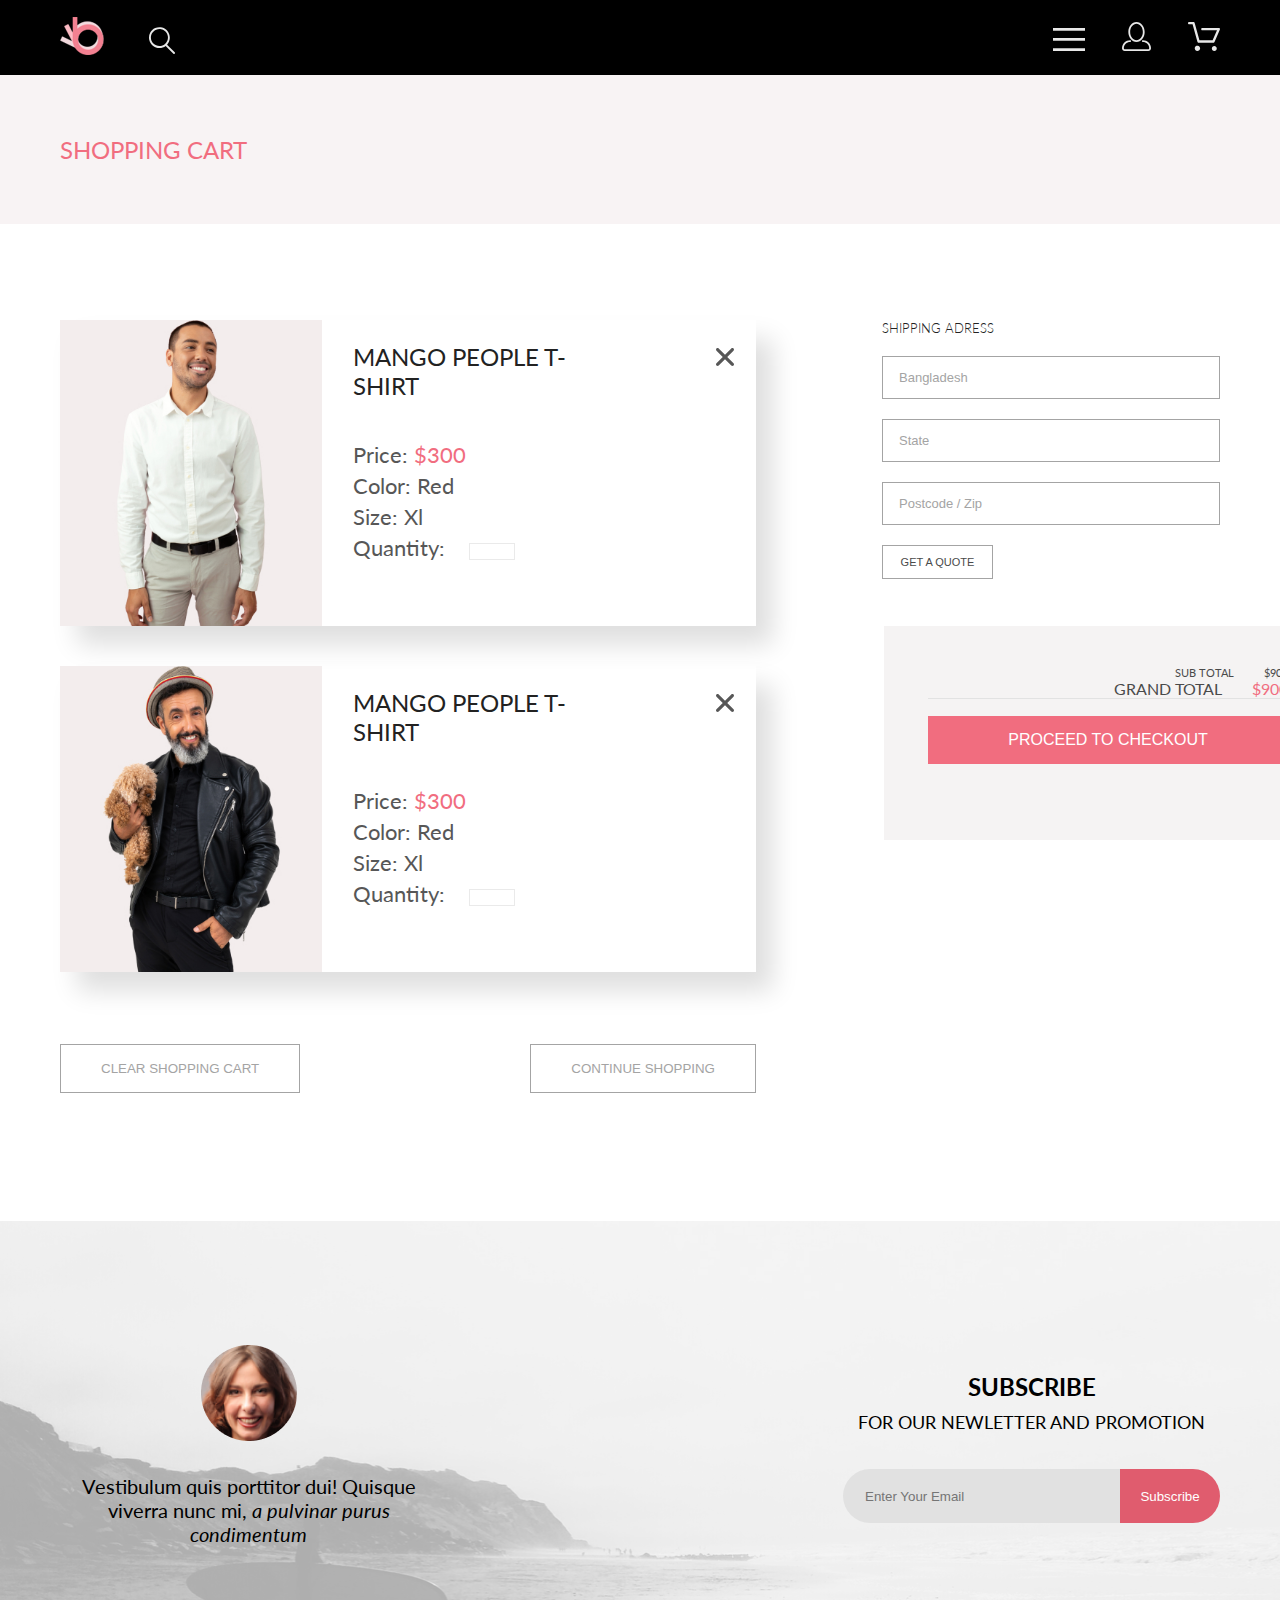
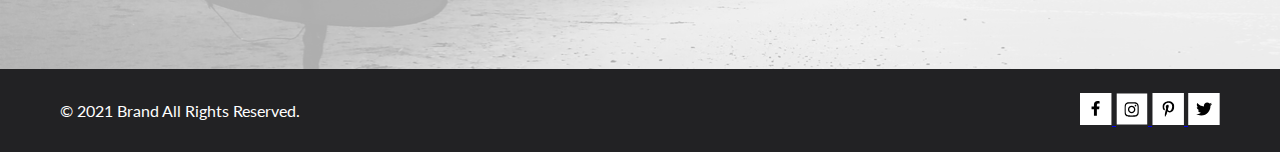
<file: cart.html>
<!DOCTYPE html>
<html lang="en">
    <head>
        <link rel="preconnect" href="https://fonts.googleapis.com">
        <link rel="preconnect" href="https://fonts.gstatic.com" crossorigin>
        <link
            href="https://fonts.googleapis.com/css2?family=Lato:wght@300;400;900&family=Roboto&display=swap"
            rel="stylesheet">

        <meta charset="UTF-8">
        <meta name="viewport" content="width=device-width, initial-scale=1.0">
        <title>Главная страница</title>
        <link rel="stylesheet" href="style.css">
    </head>
    <body>
        <div class="top">
            <header class="header">
                <div class="menu center">
                    <div class="menu__left">
                        <a href="index.html"><img src="img/logo.png" alt="logo"
                                class="img__logo"></a>

                        <img src="img/find.svg" alt="find" class="img__find">
                    </div>
                    <div class="menu__right">
                        <label for="burger"><img src="img/burger.svg"
                                alt="burger"></label>
                        <input type="checkbox" id="burger">

                        <div class="nav">
                            <h2>MENU</h2>
                            <div class="menu-item"><a href="catalog.html"
                                    class="categ">MAN</a>
                                <ul>
                                    <li>
                                        <a href="catalog.html">Accessories</a>
                                    </li>
                                    <li>
                                        <a href="catalog.html">Bags</a>
                                    </li>
                                    <li>
                                        <a href="catalog.html">Denim</a>
                                    </li>
                                    <li>
                                        <a href="catalog.html">T-Shirts</a>
                                    </li>
                                </ul>
                            </div>

                            <div class="menu-item"><a href="#" class="categ">WOMAN</a>
                                <ul>
                                    <li>
                                        <a href="#">Accessories</a>
                                    </li>
                                    <li>
                                        <a href="#">Jackets & Coats</a>
                                    </li>
                                    <li>
                                        <a href="#">Polos</a>
                                    </li>
                                    <li>
                                        <a href="#">T-Shirts</a>
                                    </li>
                                    <li>
                                        <a href="#">Shirts</a>
                                    </li>

                                </ul>
                            </div>

                            <div class="menu-item"><a href="#" class="categ">KIDS</a>
                                <ul>
                                    <li>
                                        <a href="#">Accessories</a>
                                    </li>
                                    <li>
                                        <a href="#">Jackets & Coats</a>
                                    </li>
                                    <li>
                                        <a href="#">Polos</a>
                                    </li>
                                    <li>
                                        <a href="#">T-Shirts</a>
                                    </li>
                                    <li>
                                        <a href="#">Shirts</a>
                                    </li>
                                    <li>
                                        <a href="#">Bags</a>
                                    </li>
                                </ul>
                            </div>
                        </div>

                        <img src="img/autorize.svg" alt="login"
                            class="img__login">
                        <a href="cart.html"> <img src="img/basket.svg"
                                alt="basket"
                                class="img_basket"></a>

                    </div>
                </div>
            </header>
            <main>
                <div class="top_catalog">
                    <div class="top_catalog__title center">
                        <h2>SHOPPING CART</h2>
                    </div>
                </div>

                <div class="cart center">
                    <div class="cart__left">
                        <div class="cart__main">
                            <div class="cart__close">
                                <svg width="18" height="18"
                                    viewBox="0 0 18 18" fill="none"
                                    xmlns="http://www.w3.org/2000/svg">
                                    <path
                                        d="M11.2453 9L17.5302 2.71516C17.8285 2.41741 17.9962 2.01336 17.9966 1.59191C17.997 1.17045 17.8299 0.76611 17.5322 0.467833C17.2344 0.169555 16.8304 0.00177586 16.4089 0.00140366C15.9875 0.00103146 15.5831 0.168097 15.2848 0.465848L9 6.75069L2.71516 0.465848C2.41688 0.167571 2.01233 0 1.5905 0C1.16868 0 0.764125 0.167571 0.465848 0.465848C0.167571 0.764125 0 1.16868 0 1.5905C0 2.01233 0.167571 2.41688 0.465848 2.71516L6.75069 9L0.465848 15.2848C0.167571 15.5831 0 15.9877 0 16.4095C0 16.8313 0.167571 17.2359 0.465848 17.5342C0.764125 17.8324 1.16868 18 1.5905 18C2.01233 18 2.41688 17.8324 2.71516 17.5342L9 11.2493L15.2848 17.5342C15.5831 17.8324 15.9877 18 16.4095 18C16.8313 18 17.2359 17.8324 17.5342 17.5342C17.8324 17.2359 18 16.8313 18 16.4095C18 15.9877 17.8324 15.5831 17.5342 15.2848L11.2453 9Z"
                                        fill="#575757" />
                                </svg>
                            </div>

                            <div class="cart__items">
                                <div class="cart__item cart__item1">
                                    <img src="img/mag7.jpg" class="cart__img"
                                        alt="cart1">
                                    <div class="cart__box">
                                        <div class="cart__h3">
                                            <h3 class="cart__title">MANGO PEOPLE
                                                T-SHIRT</h3>
                                        </div>
                                        <div class="cart__content">
                                            <p>Price: <span>$300</span></p>
                                            <p>Color: Red</p>
                                            <p>Size: Xl </p>
                                            <div class="cart__quantity">
                                                <p>Quantity: </p>
                                                <input type="number"
                                                    id="cart_number1">
                                            </div>
                                        </div>
                                    </div>
                                </div>
                            </div>

                        </div>

                        <div class="cart__main">
                            <div class="cart__close">
                                <svg width="18" height="18"
                                    viewBox="0 0 18 18" fill="none"
                                    xmlns="http://www.w3.org/2000/svg">
                                    <path
                                        d="M11.2453 9L17.5302 2.71516C17.8285 2.41741 17.9962 2.01336 17.9966 1.59191C17.997 1.17045 17.8299 0.76611 17.5322 0.467833C17.2344 0.169555 16.8304 0.00177586 16.4089 0.00140366C15.9875 0.00103146 15.5831 0.168097 15.2848 0.465848L9 6.75069L2.71516 0.465848C2.41688 0.167571 2.01233 0 1.5905 0C1.16868 0 0.764125 0.167571 0.465848 0.465848C0.167571 0.764125 0 1.16868 0 1.5905C0 2.01233 0.167571 2.41688 0.465848 2.71516L6.75069 9L0.465848 15.2848C0.167571 15.5831 0 15.9877 0 16.4095C0 16.8313 0.167571 17.2359 0.465848 17.5342C0.764125 17.8324 1.16868 18 1.5905 18C2.01233 18 2.41688 17.8324 2.71516 17.5342L9 11.2493L15.2848 17.5342C15.5831 17.8324 15.9877 18 16.4095 18C16.8313 18 17.2359 17.8324 17.5342 17.5342C17.8324 17.2359 18 16.8313 18 16.4095C18 15.9877 17.8324 15.5831 17.5342 15.2848L11.2453 9Z"
                                        fill="#575757" />
                                </svg>
                            </div>

                            <div class="cart__items">
                                <div class="cart__item cart__item1">
                                    <img src="img/mag8.jpg" class="cart__img"
                                        alt="cart1">
                                    <div class="cart__box">
                                        <div class="cart__h3">
                                            <h3 class="cart__title">MANGO PEOPLE
                                                T-SHIRT</h3>
                                        </div>
                                        <div class="cart__content">
                                            <p>Price: <span>$300</span></p>
                                            <p>Color: Red</p>
                                            <p>Size: Xl </p>
                                            <div class="cart__quantity">
                                                <p>Quantity: </p>
                                                <input type="number"
                                                    id="cart_number1">
                                            </div>
                                        </div>
                                    </div>
                                </div>
                            </div>

                        </div>

                        <div class="cart__buttons">
                            <button>CLEAR SHOPPING CART</button>
                            <button>CONTINUE SHOPPING</button>
                        </div>
                    </div>
                    <div class="cart__right">
                        <div class="cart__address">
                            <p>SHIPPING ADRESS</p>
                            <input type="text" id="bangladesh"
                                value="Bangladesh">
                            <input type="text" id="State"
                                value="State">
                            <input type="text" id="Postcode / Zip"
                                value="Postcode / Zip">
                            <button>GET A QUOTE</button>
                        </div>
                        <div class="cart__checkout">
                            <div class="cart__numeric">
                                <div class="cart__subtotal">
                                    <p>SUB TOTAL</p>
                                    <p>$900</p>
                                </div>
                                <div class="cart__grandtotal">
                                    <p>GRAND TOTAL</p>
                                    <p>$900</p>
                                </div>
                            </div>

                            <button>PROCEED TO CHECKOUT</button>

                        </div>
                    </div>
                </div>

                <div class="bottom_form center">
                    <div class="bottom_form_item bottom_form_item1">
                        <img src="img/photo.png" alt="photo">
                        <p>Vestibulum quis porttitor dui! Quisque viverra nunc
                            mi, <span>a pulvinar purus condimentum</span></p>
                    </div>
                    <div class="bottom_form_item bottom_form_item2">
                        <h2>SUBSCRIBE</h2>
                        <p>FOR OUR NEWLETTER AND PROMOTION</p>
                        <form action="#" class="form">
                            <input type="email" name="email"
                                placeholder="Enter Your Email" class="subemail">
                            <input type="submit" value="Subscribe"
                                class="subbutton">
                        </form>
                    </div>
                </div>

            </main>
            <footer>
                <div class="footer center">
                    <p>© 2021 Brand All Rights Reserved.</p>
                    <div class="icons">
                        <a href="#" class="icon">
                            <svg width="32" height="32" viewBox="0 0 32 32"
                                fill="none" xmlns="http://www.w3.org/2000/svg">
                                <path d="M31.4506 0H0V32H31.4506V0Z"
                                    fill="var(--colorfon)" />
                                <path
                                    d="M19.0884 16.28L19.5069 13.616H16.8902V11.8873C16.8902 11.1585 17.2557 10.4481 18.4277 10.4481H19.6172V8.17997C19.6172 8.17997 18.5377 8 17.5056 8C15.3507 8 13.9422 9.27593 13.9422 11.5857V13.616H11.5469V16.28H13.9422V22.72H16.8902V16.28H19.0884Z"
                                    fill="var(--colorfon1)" />
                            </svg>
                        </a>

                        <a href="#" class="icon">
                            <svg width="32" height="32" viewBox="0 0 33 32"
                                fill="none" xmlns="http://www.w3.org/2000/svg">
                                <path d="M32.1883 0H0.737671V32H32.1883V0Z"
                                    fill="var(--colorfon)" />
                                <g clip-path="url(#clip0_190_1608)">
                                    <path
                                        d="M16.1368 12.6816C14.0216 12.6816 12.3155 14.3849 12.3155 16.4967C12.3155 18.6084 14.0216 20.3117 16.1368 20.3117C18.2519 20.3117 19.958 18.6084 19.958 16.4967C19.958 14.3849 18.2519 12.6816 16.1368 12.6816ZM16.1368 18.9769C14.7699 18.9769 13.6525 17.8646 13.6525 16.4967C13.6525 15.1287 14.7666 14.0164 16.1368 14.0164C17.507 14.0164 18.6211 15.1287 18.6211 16.4967C18.6211 17.8646 17.5036 18.9769 16.1368 18.9769ZM21.0056 12.5256C21.0056 13.0203 20.6065 13.4154 20.1143 13.4154C19.6188 13.4154 19.223 13.017 19.223 12.5256C19.223 12.0342 19.6221 11.6357 20.1143 11.6357C20.6065 11.6357 21.0056 12.0342 21.0056 12.5256ZM23.5364 13.4287C23.4799 12.2367 23.2072 11.1808 22.3325 10.3109C21.4612 9.441 20.4036 9.16873 19.2097 9.10897C17.9792 9.03924 14.291 9.03924 13.0605 9.10897C11.8699 9.16541 10.8123 9.43768 9.93768 10.3076C9.06302 11.1775 8.79364 12.2334 8.73378 13.4254C8.66394 14.6539 8.66394 18.3361 8.73378 19.5646C8.79031 20.7566 9.06302 21.8125 9.93768 22.6824C10.8123 23.5523 11.8666 23.8246 13.0605 23.8844C14.291 23.9541 17.9792 23.9541 19.2097 23.8844C20.4036 23.8279 21.4612 23.5556 22.3325 22.6824C23.2039 21.8125 23.4766 20.7566 23.5364 19.5646C23.6063 18.3361 23.6063 14.6572 23.5364 13.4287ZM21.9468 20.8828C21.6874 21.5336 21.1852 22.0349 20.53 22.2972C19.5489 22.6857 17.2209 22.5961 16.1368 22.5961C15.0526 22.5961 12.7213 22.6824 11.7435 22.2972C11.0917 22.0383 10.5895 21.5369 10.3268 20.8828C9.93768 19.9033 10.0275 17.5791 10.0275 16.4967C10.0275 15.4142 9.941 13.0867 10.3268 12.1105C10.5862 11.4597 11.0884 10.9584 11.7435 10.6961C12.7246 10.3076 15.0526 10.3972 16.1368 10.3972C17.2209 10.3972 19.5523 10.3109 20.53 10.6961C21.1818 10.9551 21.684 11.4564 21.9468 12.1105C22.3359 13.09 22.2461 15.4142 22.2461 16.4967C22.2461 17.5791 22.3359 19.9066 21.9468 20.8828Z"
                                        fill="var(--colorfon1)" />
                                </g>
                                <defs>
                                    <clippath id="clip0_190_1608">
                                        <rect width="14.8991" height="17"
                                            fill="var(--colorfon)"
                                            transform="translate(8.68396 8)" />
                                    </clippath>
                                </defs>
                            </svg>
                        </a>

                        <a href="#" class="icon">
                            <svg width="32" height="32" viewBox="0 0 32 32"
                                fill="none" xmlns="http://www.w3.org/2000/svg">
                                <path d="M31.9259 0H0.475342V32H31.9259V0Z"
                                    fill="var(--colorfon)" />
                                <g clip-path="url(#clip0_190_1616)">
                                    <path
                                        d="M16.7402 8.20312C13.5555 8.20312 10.4081 10.3406 10.4081 13.8C10.4081 16 11.6373 17.25 12.3822 17.25C12.6895 17.25 12.8664 16.3875 12.8664 16.1438C12.8664 15.8531 12.1308 15.2344 12.1308 14.025C12.1308 11.5125 14.0304 9.73125 16.4888 9.73125C18.6026 9.73125 20.167 10.9406 20.167 13.1625C20.167 14.8219 19.5058 17.9344 17.3641 17.9344C16.5912 17.9344 15.9301 17.3719 15.9301 16.5656C15.9301 15.3844 16.7495 14.2406 16.7495 13.0219C16.7495 10.9531 13.8349 11.3281 13.8349 13.8281C13.8349 14.3531 13.9001 14.9344 14.1329 15.4125C13.7045 17.2688 12.8292 20.0344 12.8292 21.9469C12.8292 22.5375 12.913 23.1188 12.9689 23.7094C13.0744 23.8281 13.0216 23.8156 13.183 23.7563C14.7474 21.6 14.6916 21.1781 15.3993 18.3562C15.7811 19.0875 16.7681 19.4812 17.5503 19.4812C20.8468 19.4812 22.3274 16.2469 22.3274 13.3313C22.3274 10.2281 19.6641 8.20312 16.7402 8.20312Z"
                                        fill="var(--colorfon1)" />
                                </g>
                                <defs>
                                    <clippath id="clip0_190_1616">
                                        <rect width="11.9193" height="16"
                                            fill="var(--colorfon)"
                                            transform="translate(10.4081 8)" />
                                    </clippath>
                                </defs>
                            </svg>
                        </a>

                        <a href="#" class="icon">
                            <svg width="32" height="32" viewBox="0 0 32 32"
                                fill="none" xmlns="http://www.w3.org/2000/svg">
                                <path d="M31.6636 0H0.213013V32H31.6636V0Z"
                                    fill="var(--colorfon)" />
                                <g clip-path="url(#clip0_190_1612)">
                                    <path
                                        d="M22.4181 12.7411C22.4281 12.8832 22.4281 13.0253 22.4281 13.1675C22.4281 17.5025 19.1509 22.4974 13.161 22.4974C11.3156 22.4974 9.60132 21.9593 8.1593 21.0253C8.42149 21.0558 8.67357 21.0659 8.94585 21.0659C10.4685 21.0659 11.8702 20.5482 12.9895 19.6649C11.5576 19.6345 10.3576 18.6903 9.94415 17.3908C10.1458 17.4213 10.3475 17.4416 10.5593 17.4416C10.8517 17.4416 11.1442 17.4009 11.4164 17.3299C9.92401 17.0253 8.80465 15.7055 8.80465 14.1116V14.071C9.23825 14.3147 9.74249 14.467 10.2769 14.4873C9.39959 13.8984 8.82483 12.8933 8.82483 11.7563C8.82483 11.1472 8.98614 10.5888 9.26851 10.1015C10.8719 12.0913 13.282 13.3908 15.9844 13.5329C15.934 13.2893 15.9038 13.0355 15.9038 12.7817C15.9038 10.9746 17.3559 9.5025 19.1609 9.5025C20.0987 9.5025 20.9457 9.89844 21.5407 10.538C22.2768 10.3959 22.9827 10.1218 23.6079 9.74616C23.3659 10.5076 22.8516 11.1472 22.176 11.5533C22.8315 11.4822 23.4668 11.2994 24.0516 11.0457C23.608 11.6954 23.0533 12.274 22.4181 12.7411Z"
                                        fill="var(--colorfon1)" />
                                </g>
                                <defs>
                                    <clippath id="clip0_190_1612">
                                        <rect width="15.8924" height="16"
                                            fill="var(--colorfon)"
                                            transform="translate(8.1593 8)" />
                                    </clippath>
                                </defs>
                            </svg>

                        </a>
                    </div>
                </div>
            </footer>

        </div>
    </body>
</html>
</file>
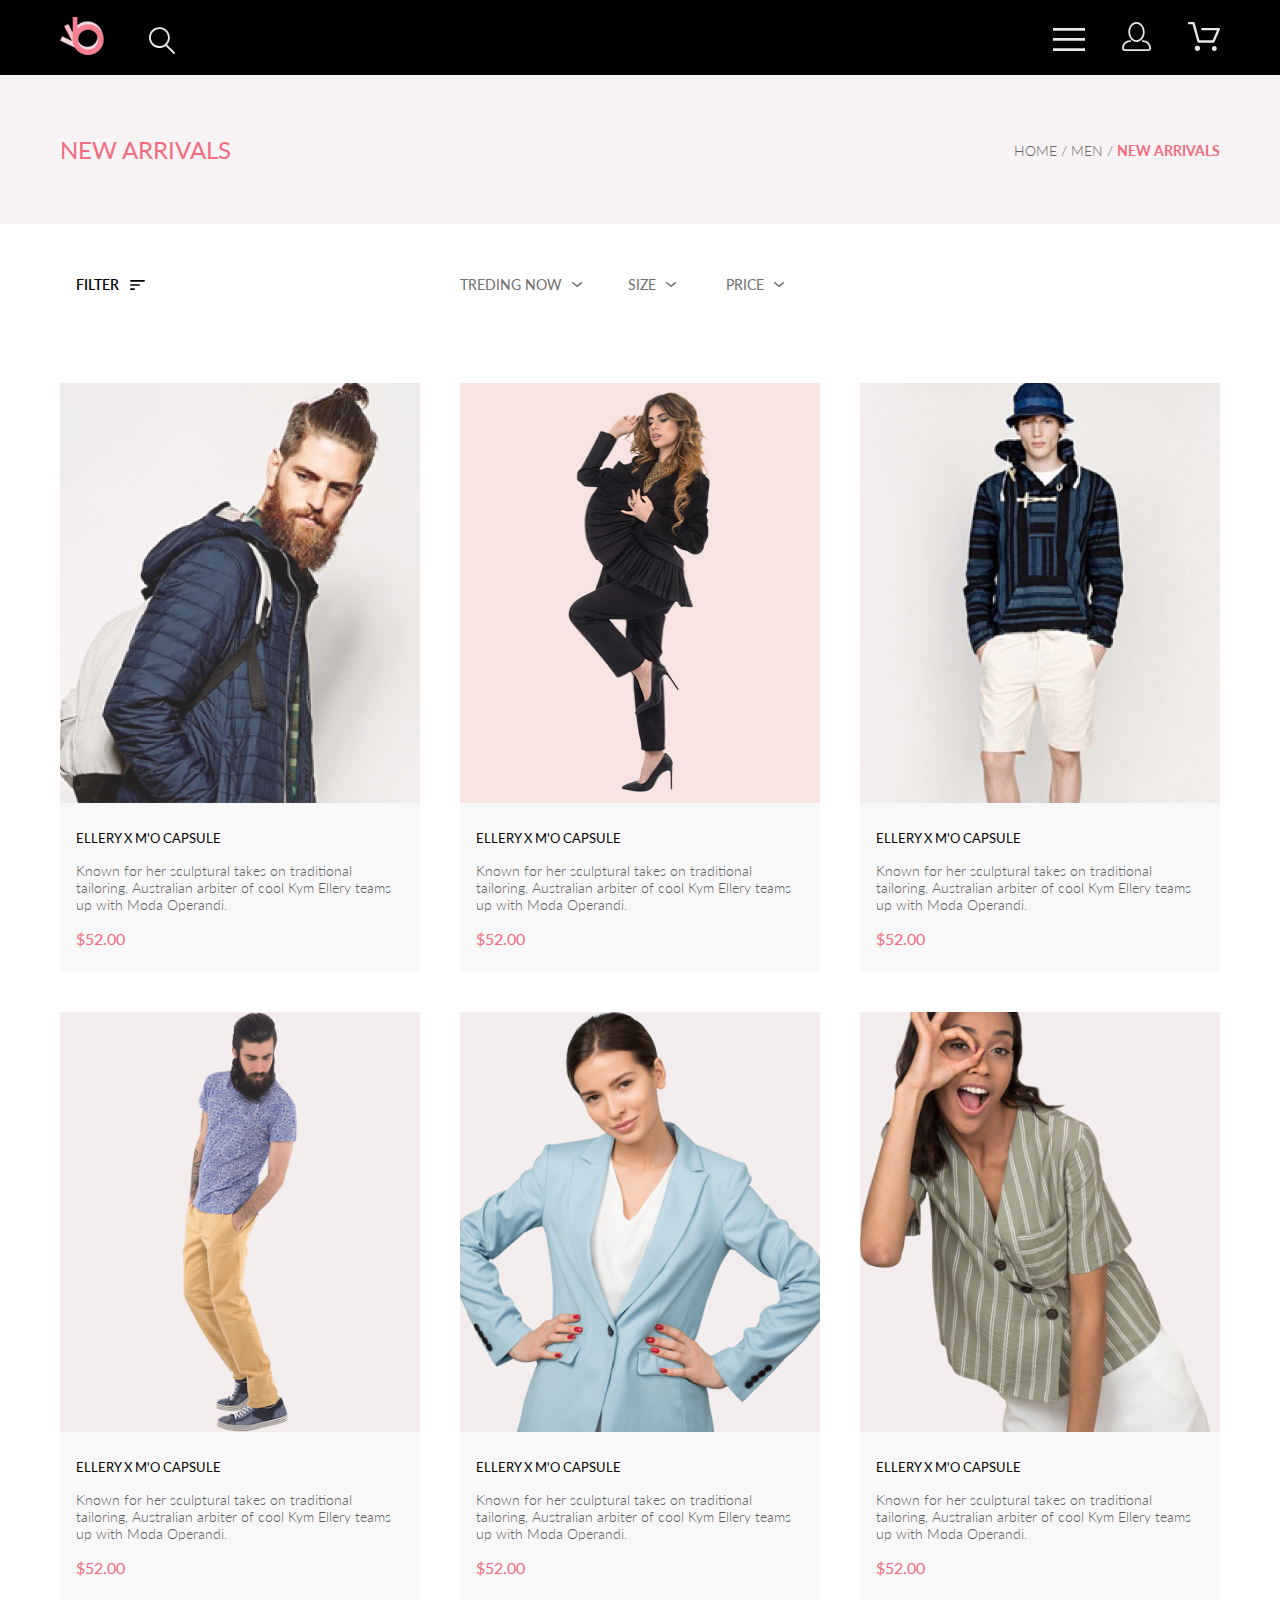
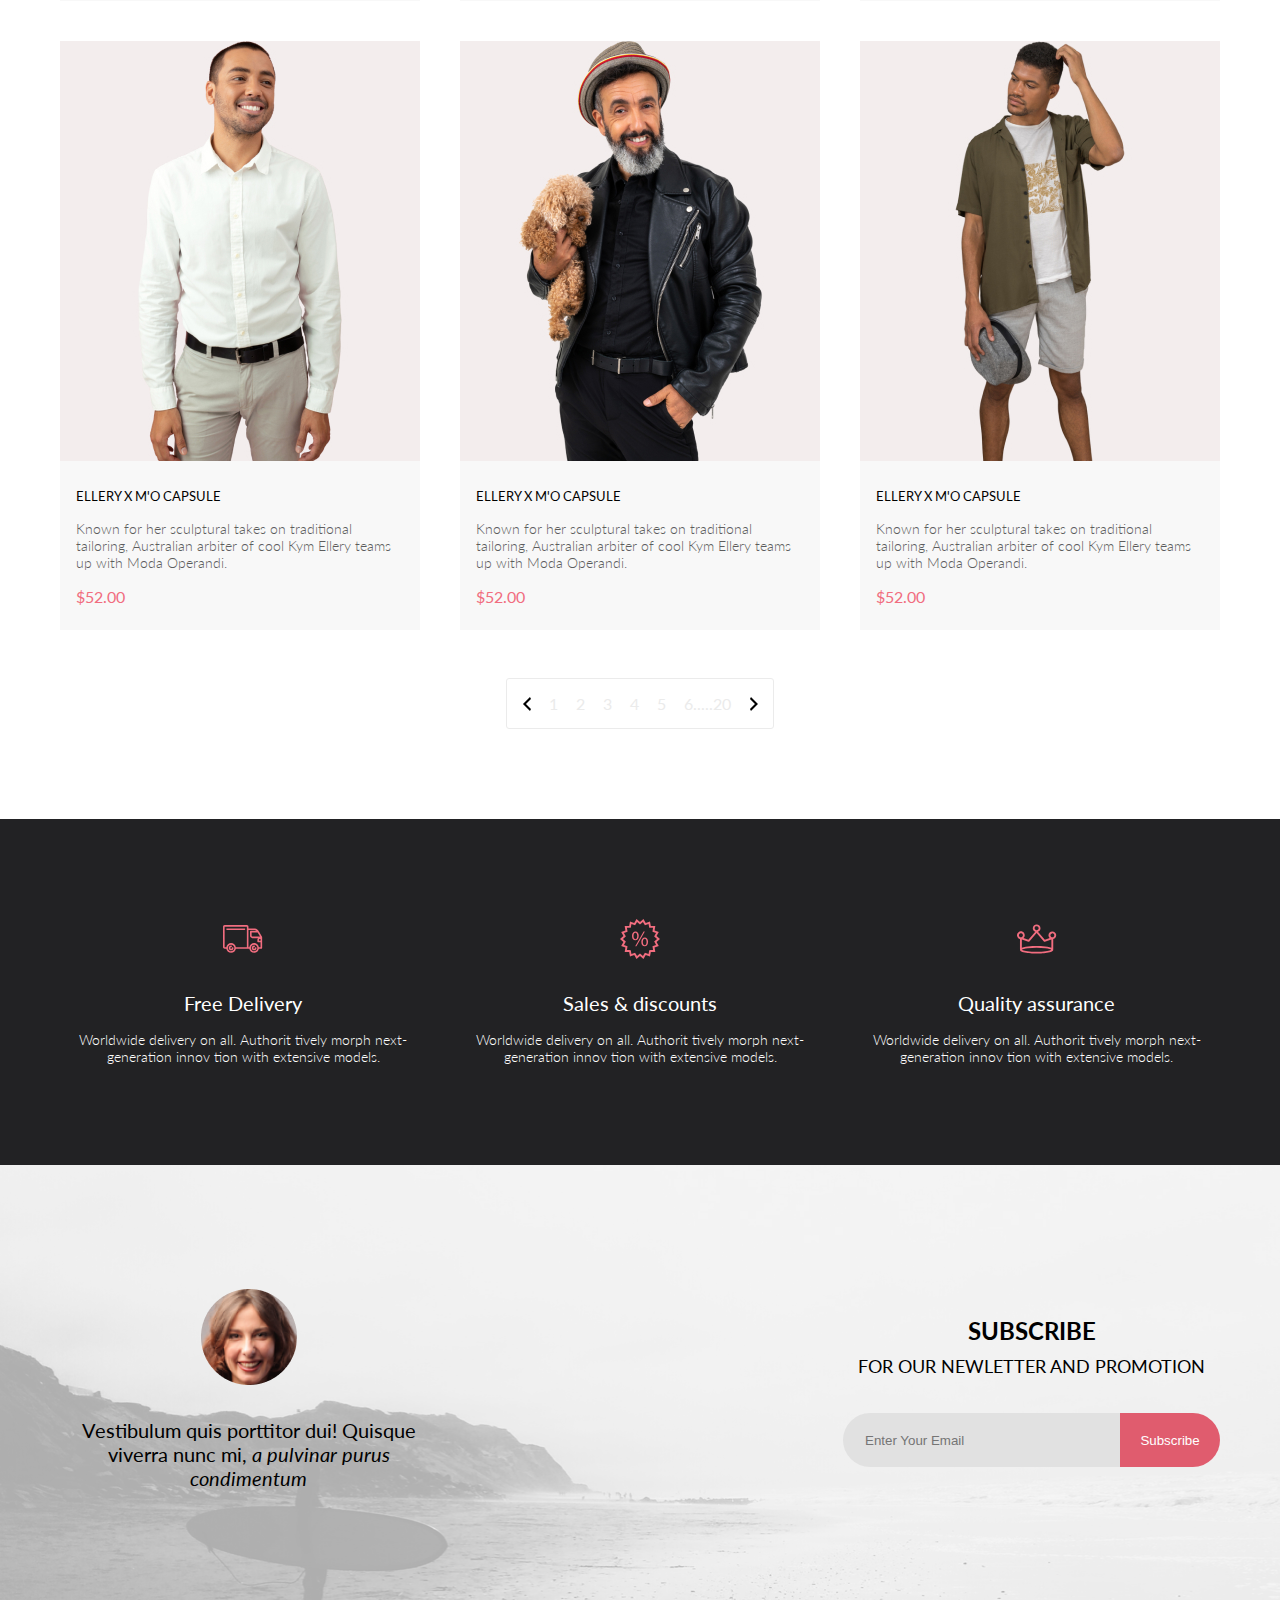
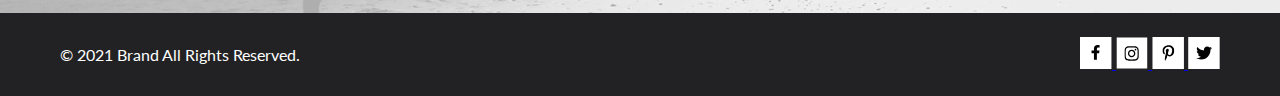
<file: catalog.html>
<!DOCTYPE html>
<html lang="en">
    <head>
        <link rel="preconnect" href="https://fonts.googleapis.com">
        <link rel="preconnect" href="https://fonts.gstatic.com" crossorigin>
        <link
            href="https://fonts.googleapis.com/css2?family=Lato:wght@300;400;900&family=Roboto&display=swap"
            rel="stylesheet">

        <meta charset="UTF-8">
        <meta name="viewport" content="width=device-width, initial-scale=1.0">
        <title>Главная страница</title>

        <link rel="stylesheet" href="style.css">

    </head>
    <body>
        <div class="top">
            <header class="header">
                <div class="menu center">
                    <div class="menu__left">
                        <a href="index.html"><img src="img/logo.png" alt="logo"
                                class="img__logo"></a>

                        <img src="img/find.svg" alt="find" class="img__find">
                    </div>
                    <div class="menu__right">
                        <label for="burger"><img src="img/burger.svg"
                                alt="burger"></label>
                        <input type="checkbox" id="burger">

                        <div class="nav">
                            <h2>MENU</h2>
                            <div class="menu-item"><a href="catalog.html"
                                    class="categ">MAN</a>
                                <ul>
                                    <li>
                                        <a href="catalog.html">Accessories</a>
                                    </li>
                                    <li>
                                        <a href="catalog.html">Bags</a>
                                    </li>
                                    <li>
                                        <a href="catalog.html">Denim</a>
                                    </li>
                                    <li>
                                        <a href="catalog.html">T-Shirts</a>
                                    </li>
                                </ul>
                            </div>

                            <div class="menu-item"><a href="#" class="categ">WOMAN</a>
                                <ul>
                                    <li>
                                        <a href="#">Accessories</a>
                                    </li>
                                    <li>
                                        <a href="#">Jackets & Coats</a>
                                    </li>
                                    <li>
                                        <a href="#">Polos</a>
                                    </li>
                                    <li>
                                        <a href="#">T-Shirts</a>
                                    </li>
                                    <li>
                                        <a href="#">Shirts</a>
                                    </li>

                                </ul>
                            </div>

                            <div class="menu-item"><a href="#" class="categ">KIDS</a>
                                <ul>
                                    <li>
                                        <a href="#">Accessories</a>
                                    </li>
                                    <li>
                                        <a href="#">Jackets & Coats</a>
                                    </li>
                                    <li>
                                        <a href="#">Polos</a>
                                    </li>
                                    <li>
                                        <a href="#">T-Shirts</a>
                                    </li>
                                    <li>
                                        <a href="#">Shirts</a>
                                    </li>
                                    <li>
                                        <a href="#">Bags</a>
                                    </li>
                                </ul>
                            </div>
                        </div>

                        <img src="img/autorize.svg" alt="login"
                            class="img__login">
                        <a href="cart.html"> <img src="img/basket.svg"
                                alt="basket"
                                class="img_basket"></a>

                    </div>
                </div>
            </header>
            <main>
                <div class="top_catalog">
                    <div class="top_catalog__title center">
                        <h2>NEW ARRIVALS</h2>
                        <nav>
                            <a href="#">HOME</a>
                            <a href="#">MEN</a>
                            <a href="#">NEW ARRIVALS</a>
                        </nav>
                    </div>
                </div>
                <div class="center_catalog center">
                    <details class="filter">
                        <summary class="filter__summary">
                            <span class="filter__heading">FILTER</span>
                            <svg width="15" height="10" viewBox="0 0 15 10"
                                fill="none" xmlns="http://www.w3.org/2000/svg">
                                <path
                                    d="M0.833333 10H4.16667C4.625 10 5 9.625 5 9.16667C5 8.70833 4.625 8.33333 4.16667 8.33333H0.833333C0.375 8.33333 0 8.70833 0 9.16667C0 9.625 0.375 10 0.833333 10ZM0 0.833333C0 1.29167 0.375 1.66667 0.833333 1.66667H14.1667C14.625 1.66667 15 1.29167 15 0.833333C15 0.375 14.625 0 14.1667 0H0.833333C0.375 0 0 0.375 0 0.833333ZM0.833333 5.83333H9.16667C9.625 5.83333 10 5.45833 10 5C10 4.54167 9.625 4.16667 9.16667 4.16667H0.833333C0.375 4.16667 0 4.54167 0 5C0 5.45833 0.375 5.83333 0.833333 5.83333Z"
                                    fill="black" />
                            </svg>
                        </summary>
                        <div class="filter__content">
                            <details class="filter__item" open>
                                <summary class="filter__heading_list">CATEGORY</summary>
                                <div class="filter__list">
                                    <a href="#">Accessories</a>
                                    <a href="#">Bags</a>
                                    <a href="#">Denim</a>
                                    <a href="#">Hoodies & Sweatshirts</a>
                                    <a href="#">Jackets & Coats</a>
                                    <a href="#">Polos</a>
                                    <a href="#">Shirts</a>
                                    <a href="#">Shoes</a>
                                    <a href="#">Sweaters & Knits</a>
                                    <a href="#">T-Shirts</a>
                                    <a href="#">Tanks</a>
                                </div>
                            </details>

                            <details class="filter__item">
                                <summary class="filter__heading_list">BRAND</summary>
                                <div class="filter__list">
                                    <a href="#">Accessories</a>
                                    <a href="#">Bags</a>
                                    <a href="#">Denim</a>
                                    <a href="#">Hoodies & Sweatshirts</a>
                                    <a href="#">Jackets & Coats</a>
                                    <a href="#">Polos</a>
                                    <a href="#">Shirts</a>
                                    <a href="#">Shoes</a>
                                    <a href="#">Sweaters & Knits</a>
                                    <a href="#">T-Shirts</a>
                                    <a href="#">Tanks</a>
                                </div>
                            </details>

                            <details class="filter__item">
                                <summary class="filter__heading_list">DESIGNER</summary>
                                <div class="filter__list">
                                    <a href="#">Accessories</a>
                                    <a href="#">Bags</a>
                                    <a href="#">Denim</a>
                                    <a href="#">Hoodies & Sweatshirts</a>
                                    <a href="#">Jackets & Coats</a>
                                    <a href="#">Polos</a>
                                    <a href="#">Shirts</a>
                                    <a href="#">Shoes</a>
                                    <a href="#">Sweaters & Knits</a>
                                    <a href="#">T-Shirts</a>
                                    <a href="#">Tanks</a>
                                </div>
                            </details>
                        </div>
                    </details>
                    <div class="sort">
                        <details class="sort__details sort__details1">
                            <summary class="sort__heading">TREDING NOW<svg
                                    width="11" height="6"
                                    viewBox="0 0 11 6" fill="none"
                                    xmlns="http://www.w3.org/2000/svg">
                                    <path
                                        d="M5.00214 5.00214C4.83521 5.00247 4.67343 4.94433 4.54488 4.83782L0.258102 1.2655C0.112196 1.14422 0.0204417 0.969958 0.00302325 0.781035C-0.0143952 0.592112 0.0439493 0.404007 0.165221 0.258101C0.286493 0.112196 0.460759 0.0204417 0.649682 0.00302327C0.838605 -0.0143952 1.02671 0.043949 1.17262 0.165221L5.00214 3.36602L8.83167 0.279536C8.90475 0.220188 8.98884 0.175869 9.0791 0.149125C9.16937 0.122382 9.26403 0.113741 9.35764 0.1237C9.45126 0.133659 9.54198 0.162021 9.6246 0.207156C9.70722 0.252292 9.7801 0.313311 9.83906 0.386705C9.90449 0.460167 9.95405 0.546351 9.98462 0.639855C10.0152 0.733359 10.0261 0.83217 10.0167 0.930097C10.0073 1.02802 9.97784 1.12296 9.93005 1.20895C9.88227 1.29494 9.81723 1.37013 9.73904 1.42982L5.45225 4.88068C5.32002 4.97036 5.16154 5.01312 5.00214 5.00214Z"
                                        fill="#6F6E6E" />
                                </svg>
                            </summary>
                        </details>
                        <details class="sort__details sort__details2">
                            <summary class="sort__heading">SIZE
                                <svg width="11"
                                    height="6" viewBox="0 0 11 6" fill="none"
                                    xmlns="http://www.w3.org/2000/svg">
                                    <path
                                        d="M5.00214 5.00214C4.83521 5.00247 4.67343 4.94433 4.54488 4.83782L0.258102 1.2655C0.112196 1.14422 0.0204417 0.969958 0.00302325 0.781035C-0.0143952 0.592112 0.0439493 0.404007 0.165221 0.258101C0.286493 0.112196 0.460759 0.0204417 0.649682 0.00302327C0.838605 -0.0143952 1.02671 0.043949 1.17262 0.165221L5.00214 3.36602L8.83167 0.279536C8.90475 0.220188 8.98884 0.175869 9.0791 0.149125C9.16937 0.122382 9.26403 0.113741 9.35764 0.1237C9.45126 0.133659 9.54198 0.162021 9.6246 0.207156C9.70722 0.252292 9.7801 0.313311 9.83906 0.386705C9.90449 0.460167 9.95405 0.546351 9.98462 0.639855C10.0152 0.733359 10.0261 0.83217 10.0167 0.930097C10.0073 1.02802 9.97784 1.12296 9.93005 1.20895C9.88227 1.29494 9.81723 1.37013 9.73904 1.42982L5.45225 4.88068C5.32002 4.97036 5.16154 5.01312 5.00214 5.00214Z"
                                        fill="#6F6E6E" />
                                </svg>

                            </summary>
                            <div class="sort__box">
                                <div class="sort__check">
                                    <input type="checkbox" id="sort__check1">
                                    <label for="sort__check1">XS</label>
                                </div>

                                <div class="sort__check">
                                    <input type="checkbox" id="sort__check2">
                                    <label for="sort__check2">S</label>
                                </div>

                                <div class="sort__check">
                                    <input type="checkbox" id="sort__check3">
                                    <label for="sort__check3">M</label>
                                </div>

                                <div class="sort__check">
                                    <input type="checkbox" id="sort__check4">
                                    <label for="sort__check4">L</label>
                                </div>

                            </div>
                        </details>

                        <details class="sort__details sort__details3">
                            <summary class="sort__heading">PRICE<svg width="11"
                                    height="6" viewBox="0 0 11 6" fill="none"
                                    xmlns="http://www.w3.org/2000/svg">
                                    <path
                                        d="M5.00214 5.00214C4.83521 5.00247 4.67343 4.94433 4.54488 4.83782L0.258102 1.2655C0.112196 1.14422 0.0204417 0.969958 0.00302325 0.781035C-0.0143952 0.592112 0.0439493 0.404007 0.165221 0.258101C0.286493 0.112196 0.460759 0.0204417 0.649682 0.00302327C0.838605 -0.0143952 1.02671 0.043949 1.17262 0.165221L5.00214 3.36602L8.83167 0.279536C8.90475 0.220188 8.98884 0.175869 9.0791 0.149125C9.16937 0.122382 9.26403 0.113741 9.35764 0.1237C9.45126 0.133659 9.54198 0.162021 9.6246 0.207156C9.70722 0.252292 9.7801 0.313311 9.83906 0.386705C9.90449 0.460167 9.95405 0.546351 9.98462 0.639855C10.0152 0.733359 10.0261 0.83217 10.0167 0.930097C10.0073 1.02802 9.97784 1.12296 9.93005 1.20895C9.88227 1.29494 9.81723 1.37013 9.73904 1.42982L5.45225 4.88068C5.32002 4.97036 5.16154 5.01312 5.00214 5.00214Z"
                                        fill="#6F6E6E" />
                                </svg>

                            </summary>
                        </details>
                    </div>

                </div>
                <div class="bottom__content center">
                    <div class="bottom__magazin">
                        <article class="mag mag1">
                            <img src="img/mag1.jpg" alt="mag1">
                            <h3>ELLERY X M'O CAPSULE</h3>
                            <p class="mag_txt">Known for her sculptural takes on
                                traditional
                                tailoring, Australian arbiter of cool Kym Ellery
                                teams up with Moda Operandi.</p>
                            <p class="price">$52.00</p>
                            <div class="add-box">
                                <a href="#" class="add">
                                    <svg width="27" height="25"
                                        viewBox="0 0 27 25" fill="none"
                                        xmlns="http://www.w3.org/2000/svg">
                                        <path
                                            d="M21.9509 23.2667H21.8386C21.2294 23.2667 20.7177 22.7671 20.6735 22.1294C20.629 21.4607 21.1175 20.8785 21.7626 20.8346C21.788 20.8329 21.8145 20.832 21.8405 20.832C22.4575 20.832 22.9743 21.3219 23.0201 21.9487C23.0319 22.1971 22.9914 22.5514 22.736 22.8439L22.73 22.8507L22.7242 22.8575C22.5275 23.0912 22.2607 23.2321 21.9509 23.2667ZM8.21887 23.2604C7.5683 23.2604 7.03906 22.7174 7.03906 22.05C7.03906 21.3832 7.5683 20.8406 8.21887 20.8406C8.86945 20.8406 9.39868 21.3832 9.39868 22.05C9.39868 22.7174 8.86945 23.2604 8.21887 23.2604Z"
                                            fill="white" />
                                        <path
                                            d="M21.876 22.2662C21.921 22.2549 21.9423 22.2339 21.96 22.2129C21.9678 22.2037 21.9756 22.1946 21.9835 22.1855C22.02 22.1438 22.0233 22.0553 22.0224 22.0105C22.0092 21.9044 21.9185 21.8315 21.8412 21.8315C21.8375 21.8315 21.8336 21.8317 21.8312 21.8318C21.7531 21.8372 21.6653 21.9409 21.6719 22.0625C21.6813 22.1793 21.7675 22.2662 21.8392 22.2662H21.876ZM8.21954 22.2599C8.31873 22.2599 8.39935 22.1655 8.39935 22.0496C8.39935 21.9341 8.31873 21.8401 8.21954 21.8401C8.12042 21.8401 8.03973 21.9341 8.03973 22.0496C8.03973 22.1655 8.12042 22.2599 8.21954 22.2599ZM21.9995 24.2662C21.9517 24.2662 21.8878 24.2662 21.8392 24.2662C20.7017 24.2662 19.7567 23.3545 19.6765 22.198C19.5964 20.9929 20.4937 19.9183 21.6953 19.8364C21.7441 19.8331 21.7928 19.8315 21.8412 19.8315C22.9799 19.8315 23.9413 20.7324 24.019 21.8884C24.0505 22.4915 23.8741 23.0612 23.4898 23.5012C23.1055 23.9575 22.5764 24.2177 21.9995 24.2662ZM8.21954 24.2599C7.01532 24.2599 6.03973 23.2709 6.03973 22.0496C6.03973 20.8291 7.01532 19.8401 8.21954 19.8401C9.42371 19.8401 10.3994 20.8291 10.3994 22.0496C10.3994 23.2709 9.42371 24.2599 8.21954 24.2599ZM21.1984 17.3938H9.13306C8.70013 17.3938 8.31586 17.1005 8.20331 16.6775L4.27753 2.24768H1.52173C0.993408 2.24768 0.560547 1.80859 0.560547 1.27039C0.560547 0.733032 0.993408 0.292969 1.52173 0.292969H4.99933C5.43134 0.292969 5.81561 0.586304 5.9281 1.01025L9.85394 15.4391H20.5576L24.1144 7.13379H12.2578C11.7286 7.13379 11.2957 6.69373 11.2957 6.15649C11.2957 5.61914 11.7286 5.17908 12.2578 5.17908H25.5886C25.9091 5.17908 26.2141 5.34192 26.3896 5.61914C26.566 5.89539 26.5984 6.23743 26.4697 6.547L22.0795 16.807C21.9193 17.1653 21.5827 17.3938 21.1984 17.3938Z"
                                            fill="white" />
                                        <path
                                            d="M21.876 22.2662C21.921 22.2549 21.9423 22.2339 21.96 22.2129C21.9678 22.2037 21.9756 22.1946 21.9835 22.1855C22.02 22.1438 22.0233 22.0553 22.0224 22.0105C22.0092 21.9044 21.9185 21.8315 21.8412 21.8315C21.8375 21.8315 21.8336 21.8317 21.8312 21.8318C21.7531 21.8372 21.6653 21.9409 21.6719 22.0625C21.6813 22.1793 21.7675 22.2662 21.8392 22.2662H21.876ZM8.21954 22.2599C8.31873 22.2599 8.39935 22.1655 8.39935 22.0496C8.39935 21.9341 8.31873 21.8401 8.21954 21.8401C8.12042 21.8401 8.03973 21.9341 8.03973 22.0496C8.03973 22.1655 8.12042 22.2599 8.21954 22.2599ZM21.9995 24.2662C21.9517 24.2662 21.8878 24.2662 21.8392 24.2662C20.7017 24.2662 19.7567 23.3545 19.6765 22.198C19.5964 20.9929 20.4937 19.9183 21.6953 19.8364C21.7441 19.8331 21.7928 19.8315 21.8412 19.8315C22.9799 19.8315 23.9413 20.7324 24.019 21.8884C24.0505 22.4915 23.8741 23.0612 23.4898 23.5012C23.1055 23.9575 22.5764 24.2177 21.9995 24.2662ZM8.21954 24.2599C7.01532 24.2599 6.03973 23.2709 6.03973 22.0496C6.03973 20.8291 7.01532 19.8401 8.21954 19.8401C9.42371 19.8401 10.3994 20.8291 10.3994 22.0496C10.3994 23.2709 9.42371 24.2599 8.21954 24.2599ZM21.1984 17.3938H9.13306C8.70013 17.3938 8.31586 17.1005 8.20331 16.6775L4.27753 2.24768H1.52173C0.993408 2.24768 0.560547 1.80859 0.560547 1.27039C0.560547 0.733032 0.993408 0.292969 1.52173 0.292969H4.99933C5.43134 0.292969 5.81561 0.586304 5.9281 1.01025L9.85394 15.4391H20.5576L24.1144 7.13379H12.2578C11.7286 7.13379 11.2957 6.69373 11.2957 6.15649C11.2957 5.61914 11.7286 5.17908 12.2578 5.17908H25.5886C25.9091 5.17908 26.2141 5.34192 26.3896 5.61914C26.566 5.89539 26.5984 6.23743 26.4697 6.547L22.0795 16.807C21.9193 17.1653 21.5827 17.3938 21.1984 17.3938Z"
                                            fill="white" />
                                    </svg>

                                    <p class="add-txt">Add to cart</p>
                                </a>
                            </div>
                        </article>
                        <article class="mag mag2">
                            <img src="img/mag2.jpg" alt="mag2">
                            <h3>ELLERY X M'O CAPSULE</h3>
                            <p class="mag_txt">Known for her sculptural takes on
                                traditional
                                tailoring, Australian arbiter of cool Kym Ellery
                                teams up with Moda Operandi.</p>
                            <p class="price">$52.00</p>
                            <div class="add-box">
                                <a href="#" class="add">
                                    <svg width="27" height="25"
                                        viewBox="0 0 27 25" fill="none"
                                        xmlns="http://www.w3.org/2000/svg">
                                        <path
                                            d="M21.9509 23.2667H21.8386C21.2294 23.2667 20.7177 22.7671 20.6735 22.1294C20.629 21.4607 21.1175 20.8785 21.7626 20.8346C21.788 20.8329 21.8145 20.832 21.8405 20.832C22.4575 20.832 22.9743 21.3219 23.0201 21.9487C23.0319 22.1971 22.9914 22.5514 22.736 22.8439L22.73 22.8507L22.7242 22.8575C22.5275 23.0912 22.2607 23.2321 21.9509 23.2667ZM8.21887 23.2604C7.5683 23.2604 7.03906 22.7174 7.03906 22.05C7.03906 21.3832 7.5683 20.8406 8.21887 20.8406C8.86945 20.8406 9.39868 21.3832 9.39868 22.05C9.39868 22.7174 8.86945 23.2604 8.21887 23.2604Z"
                                            fill="white" />
                                        <path
                                            d="M21.876 22.2662C21.921 22.2549 21.9423 22.2339 21.96 22.2129C21.9678 22.2037 21.9756 22.1946 21.9835 22.1855C22.02 22.1438 22.0233 22.0553 22.0224 22.0105C22.0092 21.9044 21.9185 21.8315 21.8412 21.8315C21.8375 21.8315 21.8336 21.8317 21.8312 21.8318C21.7531 21.8372 21.6653 21.9409 21.6719 22.0625C21.6813 22.1793 21.7675 22.2662 21.8392 22.2662H21.876ZM8.21954 22.2599C8.31873 22.2599 8.39935 22.1655 8.39935 22.0496C8.39935 21.9341 8.31873 21.8401 8.21954 21.8401C8.12042 21.8401 8.03973 21.9341 8.03973 22.0496C8.03973 22.1655 8.12042 22.2599 8.21954 22.2599ZM21.9995 24.2662C21.9517 24.2662 21.8878 24.2662 21.8392 24.2662C20.7017 24.2662 19.7567 23.3545 19.6765 22.198C19.5964 20.9929 20.4937 19.9183 21.6953 19.8364C21.7441 19.8331 21.7928 19.8315 21.8412 19.8315C22.9799 19.8315 23.9413 20.7324 24.019 21.8884C24.0505 22.4915 23.8741 23.0612 23.4898 23.5012C23.1055 23.9575 22.5764 24.2177 21.9995 24.2662ZM8.21954 24.2599C7.01532 24.2599 6.03973 23.2709 6.03973 22.0496C6.03973 20.8291 7.01532 19.8401 8.21954 19.8401C9.42371 19.8401 10.3994 20.8291 10.3994 22.0496C10.3994 23.2709 9.42371 24.2599 8.21954 24.2599ZM21.1984 17.3938H9.13306C8.70013 17.3938 8.31586 17.1005 8.20331 16.6775L4.27753 2.24768H1.52173C0.993408 2.24768 0.560547 1.80859 0.560547 1.27039C0.560547 0.733032 0.993408 0.292969 1.52173 0.292969H4.99933C5.43134 0.292969 5.81561 0.586304 5.9281 1.01025L9.85394 15.4391H20.5576L24.1144 7.13379H12.2578C11.7286 7.13379 11.2957 6.69373 11.2957 6.15649C11.2957 5.61914 11.7286 5.17908 12.2578 5.17908H25.5886C25.9091 5.17908 26.2141 5.34192 26.3896 5.61914C26.566 5.89539 26.5984 6.23743 26.4697 6.547L22.0795 16.807C21.9193 17.1653 21.5827 17.3938 21.1984 17.3938Z"
                                            fill="white" />
                                        <path
                                            d="M21.876 22.2662C21.921 22.2549 21.9423 22.2339 21.96 22.2129C21.9678 22.2037 21.9756 22.1946 21.9835 22.1855C22.02 22.1438 22.0233 22.0553 22.0224 22.0105C22.0092 21.9044 21.9185 21.8315 21.8412 21.8315C21.8375 21.8315 21.8336 21.8317 21.8312 21.8318C21.7531 21.8372 21.6653 21.9409 21.6719 22.0625C21.6813 22.1793 21.7675 22.2662 21.8392 22.2662H21.876ZM8.21954 22.2599C8.31873 22.2599 8.39935 22.1655 8.39935 22.0496C8.39935 21.9341 8.31873 21.8401 8.21954 21.8401C8.12042 21.8401 8.03973 21.9341 8.03973 22.0496C8.03973 22.1655 8.12042 22.2599 8.21954 22.2599ZM21.9995 24.2662C21.9517 24.2662 21.8878 24.2662 21.8392 24.2662C20.7017 24.2662 19.7567 23.3545 19.6765 22.198C19.5964 20.9929 20.4937 19.9183 21.6953 19.8364C21.7441 19.8331 21.7928 19.8315 21.8412 19.8315C22.9799 19.8315 23.9413 20.7324 24.019 21.8884C24.0505 22.4915 23.8741 23.0612 23.4898 23.5012C23.1055 23.9575 22.5764 24.2177 21.9995 24.2662ZM8.21954 24.2599C7.01532 24.2599 6.03973 23.2709 6.03973 22.0496C6.03973 20.8291 7.01532 19.8401 8.21954 19.8401C9.42371 19.8401 10.3994 20.8291 10.3994 22.0496C10.3994 23.2709 9.42371 24.2599 8.21954 24.2599ZM21.1984 17.3938H9.13306C8.70013 17.3938 8.31586 17.1005 8.20331 16.6775L4.27753 2.24768H1.52173C0.993408 2.24768 0.560547 1.80859 0.560547 1.27039C0.560547 0.733032 0.993408 0.292969 1.52173 0.292969H4.99933C5.43134 0.292969 5.81561 0.586304 5.9281 1.01025L9.85394 15.4391H20.5576L24.1144 7.13379H12.2578C11.7286 7.13379 11.2957 6.69373 11.2957 6.15649C11.2957 5.61914 11.7286 5.17908 12.2578 5.17908H25.5886C25.9091 5.17908 26.2141 5.34192 26.3896 5.61914C26.566 5.89539 26.5984 6.23743 26.4697 6.547L22.0795 16.807C21.9193 17.1653 21.5827 17.3938 21.1984 17.3938Z"
                                            fill="white" />
                                    </svg>

                                    <p class="add-txt">Add to cart</p>
                                </a>
                            </div>
                        </article>
                        <article class="mag mag3">
                            <img src="img/mag3.jpg" alt="mag3">
                            <h3>ELLERY X M'O CAPSULE</h3>
                            <p class="mag_txt">Known for her sculptural takes on
                                traditional
                                tailoring, Australian arbiter of cool Kym Ellery
                                teams up with Moda Operandi.</p>
                            <p class="price">$52.00</p>
                            <div class="add-box">
                                <a href="#" class="add">
                                    <svg width="27" height="25"
                                        viewBox="0 0 27 25" fill="none"
                                        xmlns="http://www.w3.org/2000/svg">
                                        <path
                                            d="M21.9509 23.2667H21.8386C21.2294 23.2667 20.7177 22.7671 20.6735 22.1294C20.629 21.4607 21.1175 20.8785 21.7626 20.8346C21.788 20.8329 21.8145 20.832 21.8405 20.832C22.4575 20.832 22.9743 21.3219 23.0201 21.9487C23.0319 22.1971 22.9914 22.5514 22.736 22.8439L22.73 22.8507L22.7242 22.8575C22.5275 23.0912 22.2607 23.2321 21.9509 23.2667ZM8.21887 23.2604C7.5683 23.2604 7.03906 22.7174 7.03906 22.05C7.03906 21.3832 7.5683 20.8406 8.21887 20.8406C8.86945 20.8406 9.39868 21.3832 9.39868 22.05C9.39868 22.7174 8.86945 23.2604 8.21887 23.2604Z"
                                            fill="white" />
                                        <path
                                            d="M21.876 22.2662C21.921 22.2549 21.9423 22.2339 21.96 22.2129C21.9678 22.2037 21.9756 22.1946 21.9835 22.1855C22.02 22.1438 22.0233 22.0553 22.0224 22.0105C22.0092 21.9044 21.9185 21.8315 21.8412 21.8315C21.8375 21.8315 21.8336 21.8317 21.8312 21.8318C21.7531 21.8372 21.6653 21.9409 21.6719 22.0625C21.6813 22.1793 21.7675 22.2662 21.8392 22.2662H21.876ZM8.21954 22.2599C8.31873 22.2599 8.39935 22.1655 8.39935 22.0496C8.39935 21.9341 8.31873 21.8401 8.21954 21.8401C8.12042 21.8401 8.03973 21.9341 8.03973 22.0496C8.03973 22.1655 8.12042 22.2599 8.21954 22.2599ZM21.9995 24.2662C21.9517 24.2662 21.8878 24.2662 21.8392 24.2662C20.7017 24.2662 19.7567 23.3545 19.6765 22.198C19.5964 20.9929 20.4937 19.9183 21.6953 19.8364C21.7441 19.8331 21.7928 19.8315 21.8412 19.8315C22.9799 19.8315 23.9413 20.7324 24.019 21.8884C24.0505 22.4915 23.8741 23.0612 23.4898 23.5012C23.1055 23.9575 22.5764 24.2177 21.9995 24.2662ZM8.21954 24.2599C7.01532 24.2599 6.03973 23.2709 6.03973 22.0496C6.03973 20.8291 7.01532 19.8401 8.21954 19.8401C9.42371 19.8401 10.3994 20.8291 10.3994 22.0496C10.3994 23.2709 9.42371 24.2599 8.21954 24.2599ZM21.1984 17.3938H9.13306C8.70013 17.3938 8.31586 17.1005 8.20331 16.6775L4.27753 2.24768H1.52173C0.993408 2.24768 0.560547 1.80859 0.560547 1.27039C0.560547 0.733032 0.993408 0.292969 1.52173 0.292969H4.99933C5.43134 0.292969 5.81561 0.586304 5.9281 1.01025L9.85394 15.4391H20.5576L24.1144 7.13379H12.2578C11.7286 7.13379 11.2957 6.69373 11.2957 6.15649C11.2957 5.61914 11.7286 5.17908 12.2578 5.17908H25.5886C25.9091 5.17908 26.2141 5.34192 26.3896 5.61914C26.566 5.89539 26.5984 6.23743 26.4697 6.547L22.0795 16.807C21.9193 17.1653 21.5827 17.3938 21.1984 17.3938Z"
                                            fill="white" />
                                        <path
                                            d="M21.876 22.2662C21.921 22.2549 21.9423 22.2339 21.96 22.2129C21.9678 22.2037 21.9756 22.1946 21.9835 22.1855C22.02 22.1438 22.0233 22.0553 22.0224 22.0105C22.0092 21.9044 21.9185 21.8315 21.8412 21.8315C21.8375 21.8315 21.8336 21.8317 21.8312 21.8318C21.7531 21.8372 21.6653 21.9409 21.6719 22.0625C21.6813 22.1793 21.7675 22.2662 21.8392 22.2662H21.876ZM8.21954 22.2599C8.31873 22.2599 8.39935 22.1655 8.39935 22.0496C8.39935 21.9341 8.31873 21.8401 8.21954 21.8401C8.12042 21.8401 8.03973 21.9341 8.03973 22.0496C8.03973 22.1655 8.12042 22.2599 8.21954 22.2599ZM21.9995 24.2662C21.9517 24.2662 21.8878 24.2662 21.8392 24.2662C20.7017 24.2662 19.7567 23.3545 19.6765 22.198C19.5964 20.9929 20.4937 19.9183 21.6953 19.8364C21.7441 19.8331 21.7928 19.8315 21.8412 19.8315C22.9799 19.8315 23.9413 20.7324 24.019 21.8884C24.0505 22.4915 23.8741 23.0612 23.4898 23.5012C23.1055 23.9575 22.5764 24.2177 21.9995 24.2662ZM8.21954 24.2599C7.01532 24.2599 6.03973 23.2709 6.03973 22.0496C6.03973 20.8291 7.01532 19.8401 8.21954 19.8401C9.42371 19.8401 10.3994 20.8291 10.3994 22.0496C10.3994 23.2709 9.42371 24.2599 8.21954 24.2599ZM21.1984 17.3938H9.13306C8.70013 17.3938 8.31586 17.1005 8.20331 16.6775L4.27753 2.24768H1.52173C0.993408 2.24768 0.560547 1.80859 0.560547 1.27039C0.560547 0.733032 0.993408 0.292969 1.52173 0.292969H4.99933C5.43134 0.292969 5.81561 0.586304 5.9281 1.01025L9.85394 15.4391H20.5576L24.1144 7.13379H12.2578C11.7286 7.13379 11.2957 6.69373 11.2957 6.15649C11.2957 5.61914 11.7286 5.17908 12.2578 5.17908H25.5886C25.9091 5.17908 26.2141 5.34192 26.3896 5.61914C26.566 5.89539 26.5984 6.23743 26.4697 6.547L22.0795 16.807C21.9193 17.1653 21.5827 17.3938 21.1984 17.3938Z"
                                            fill="white" />
                                    </svg>

                                    <p class="add-txt">Add to cart</p>
                                </a>
                            </div>
                        </article>
                        <article class="mag mag4">
                            <img src="img/mag4.jpg" alt="mag4">
                            <h3>ELLERY X M'O CAPSULE</h3>
                            <p class="mag_txt">Known for her sculptural takes on
                                traditional
                                tailoring, Australian arbiter of cool Kym Ellery
                                teams up with Moda Operandi.</p>
                            <p class="price">$52.00</p>
                            <div class="add-box">
                                <a href="#" class="add">
                                    <svg width="27" height="25"
                                        viewBox="0 0 27 25" fill="none"
                                        xmlns="http://www.w3.org/2000/svg">
                                        <path
                                            d="M21.9509 23.2667H21.8386C21.2294 23.2667 20.7177 22.7671 20.6735 22.1294C20.629 21.4607 21.1175 20.8785 21.7626 20.8346C21.788 20.8329 21.8145 20.832 21.8405 20.832C22.4575 20.832 22.9743 21.3219 23.0201 21.9487C23.0319 22.1971 22.9914 22.5514 22.736 22.8439L22.73 22.8507L22.7242 22.8575C22.5275 23.0912 22.2607 23.2321 21.9509 23.2667ZM8.21887 23.2604C7.5683 23.2604 7.03906 22.7174 7.03906 22.05C7.03906 21.3832 7.5683 20.8406 8.21887 20.8406C8.86945 20.8406 9.39868 21.3832 9.39868 22.05C9.39868 22.7174 8.86945 23.2604 8.21887 23.2604Z"
                                            fill="white" />
                                        <path
                                            d="M21.876 22.2662C21.921 22.2549 21.9423 22.2339 21.96 22.2129C21.9678 22.2037 21.9756 22.1946 21.9835 22.1855C22.02 22.1438 22.0233 22.0553 22.0224 22.0105C22.0092 21.9044 21.9185 21.8315 21.8412 21.8315C21.8375 21.8315 21.8336 21.8317 21.8312 21.8318C21.7531 21.8372 21.6653 21.9409 21.6719 22.0625C21.6813 22.1793 21.7675 22.2662 21.8392 22.2662H21.876ZM8.21954 22.2599C8.31873 22.2599 8.39935 22.1655 8.39935 22.0496C8.39935 21.9341 8.31873 21.8401 8.21954 21.8401C8.12042 21.8401 8.03973 21.9341 8.03973 22.0496C8.03973 22.1655 8.12042 22.2599 8.21954 22.2599ZM21.9995 24.2662C21.9517 24.2662 21.8878 24.2662 21.8392 24.2662C20.7017 24.2662 19.7567 23.3545 19.6765 22.198C19.5964 20.9929 20.4937 19.9183 21.6953 19.8364C21.7441 19.8331 21.7928 19.8315 21.8412 19.8315C22.9799 19.8315 23.9413 20.7324 24.019 21.8884C24.0505 22.4915 23.8741 23.0612 23.4898 23.5012C23.1055 23.9575 22.5764 24.2177 21.9995 24.2662ZM8.21954 24.2599C7.01532 24.2599 6.03973 23.2709 6.03973 22.0496C6.03973 20.8291 7.01532 19.8401 8.21954 19.8401C9.42371 19.8401 10.3994 20.8291 10.3994 22.0496C10.3994 23.2709 9.42371 24.2599 8.21954 24.2599ZM21.1984 17.3938H9.13306C8.70013 17.3938 8.31586 17.1005 8.20331 16.6775L4.27753 2.24768H1.52173C0.993408 2.24768 0.560547 1.80859 0.560547 1.27039C0.560547 0.733032 0.993408 0.292969 1.52173 0.292969H4.99933C5.43134 0.292969 5.81561 0.586304 5.9281 1.01025L9.85394 15.4391H20.5576L24.1144 7.13379H12.2578C11.7286 7.13379 11.2957 6.69373 11.2957 6.15649C11.2957 5.61914 11.7286 5.17908 12.2578 5.17908H25.5886C25.9091 5.17908 26.2141 5.34192 26.3896 5.61914C26.566 5.89539 26.5984 6.23743 26.4697 6.547L22.0795 16.807C21.9193 17.1653 21.5827 17.3938 21.1984 17.3938Z"
                                            fill="white" />
                                        <path
                                            d="M21.876 22.2662C21.921 22.2549 21.9423 22.2339 21.96 22.2129C21.9678 22.2037 21.9756 22.1946 21.9835 22.1855C22.02 22.1438 22.0233 22.0553 22.0224 22.0105C22.0092 21.9044 21.9185 21.8315 21.8412 21.8315C21.8375 21.8315 21.8336 21.8317 21.8312 21.8318C21.7531 21.8372 21.6653 21.9409 21.6719 22.0625C21.6813 22.1793 21.7675 22.2662 21.8392 22.2662H21.876ZM8.21954 22.2599C8.31873 22.2599 8.39935 22.1655 8.39935 22.0496C8.39935 21.9341 8.31873 21.8401 8.21954 21.8401C8.12042 21.8401 8.03973 21.9341 8.03973 22.0496C8.03973 22.1655 8.12042 22.2599 8.21954 22.2599ZM21.9995 24.2662C21.9517 24.2662 21.8878 24.2662 21.8392 24.2662C20.7017 24.2662 19.7567 23.3545 19.6765 22.198C19.5964 20.9929 20.4937 19.9183 21.6953 19.8364C21.7441 19.8331 21.7928 19.8315 21.8412 19.8315C22.9799 19.8315 23.9413 20.7324 24.019 21.8884C24.0505 22.4915 23.8741 23.0612 23.4898 23.5012C23.1055 23.9575 22.5764 24.2177 21.9995 24.2662ZM8.21954 24.2599C7.01532 24.2599 6.03973 23.2709 6.03973 22.0496C6.03973 20.8291 7.01532 19.8401 8.21954 19.8401C9.42371 19.8401 10.3994 20.8291 10.3994 22.0496C10.3994 23.2709 9.42371 24.2599 8.21954 24.2599ZM21.1984 17.3938H9.13306C8.70013 17.3938 8.31586 17.1005 8.20331 16.6775L4.27753 2.24768H1.52173C0.993408 2.24768 0.560547 1.80859 0.560547 1.27039C0.560547 0.733032 0.993408 0.292969 1.52173 0.292969H4.99933C5.43134 0.292969 5.81561 0.586304 5.9281 1.01025L9.85394 15.4391H20.5576L24.1144 7.13379H12.2578C11.7286 7.13379 11.2957 6.69373 11.2957 6.15649C11.2957 5.61914 11.7286 5.17908 12.2578 5.17908H25.5886C25.9091 5.17908 26.2141 5.34192 26.3896 5.61914C26.566 5.89539 26.5984 6.23743 26.4697 6.547L22.0795 16.807C21.9193 17.1653 21.5827 17.3938 21.1984 17.3938Z"
                                            fill="white" />
                                    </svg>

                                    <p class="add-txt">Add to cart</p>
                                </a>
                            </div>
                        </article>
                        <article class="mag mag5">
                            <img src="img/mag5.jpg" alt="mag5">
                            <h3>ELLERY X M'O CAPSULE</h3>
                            <p class="mag_txt">Known for her sculptural takes on
                                traditional
                                tailoring, Australian arbiter of cool Kym Ellery
                                teams up with Moda Operandi.</p>
                            <p class="price">$52.00</p>
                            <div class="add-box">
                                <a href="#" class="add">
                                    <svg width="27" height="25"
                                        viewBox="0 0 27 25" fill="none"
                                        xmlns="http://www.w3.org/2000/svg">
                                        <path
                                            d="M21.9509 23.2667H21.8386C21.2294 23.2667 20.7177 22.7671 20.6735 22.1294C20.629 21.4607 21.1175 20.8785 21.7626 20.8346C21.788 20.8329 21.8145 20.832 21.8405 20.832C22.4575 20.832 22.9743 21.3219 23.0201 21.9487C23.0319 22.1971 22.9914 22.5514 22.736 22.8439L22.73 22.8507L22.7242 22.8575C22.5275 23.0912 22.2607 23.2321 21.9509 23.2667ZM8.21887 23.2604C7.5683 23.2604 7.03906 22.7174 7.03906 22.05C7.03906 21.3832 7.5683 20.8406 8.21887 20.8406C8.86945 20.8406 9.39868 21.3832 9.39868 22.05C9.39868 22.7174 8.86945 23.2604 8.21887 23.2604Z"
                                            fill="white" />
                                        <path
                                            d="M21.876 22.2662C21.921 22.2549 21.9423 22.2339 21.96 22.2129C21.9678 22.2037 21.9756 22.1946 21.9835 22.1855C22.02 22.1438 22.0233 22.0553 22.0224 22.0105C22.0092 21.9044 21.9185 21.8315 21.8412 21.8315C21.8375 21.8315 21.8336 21.8317 21.8312 21.8318C21.7531 21.8372 21.6653 21.9409 21.6719 22.0625C21.6813 22.1793 21.7675 22.2662 21.8392 22.2662H21.876ZM8.21954 22.2599C8.31873 22.2599 8.39935 22.1655 8.39935 22.0496C8.39935 21.9341 8.31873 21.8401 8.21954 21.8401C8.12042 21.8401 8.03973 21.9341 8.03973 22.0496C8.03973 22.1655 8.12042 22.2599 8.21954 22.2599ZM21.9995 24.2662C21.9517 24.2662 21.8878 24.2662 21.8392 24.2662C20.7017 24.2662 19.7567 23.3545 19.6765 22.198C19.5964 20.9929 20.4937 19.9183 21.6953 19.8364C21.7441 19.8331 21.7928 19.8315 21.8412 19.8315C22.9799 19.8315 23.9413 20.7324 24.019 21.8884C24.0505 22.4915 23.8741 23.0612 23.4898 23.5012C23.1055 23.9575 22.5764 24.2177 21.9995 24.2662ZM8.21954 24.2599C7.01532 24.2599 6.03973 23.2709 6.03973 22.0496C6.03973 20.8291 7.01532 19.8401 8.21954 19.8401C9.42371 19.8401 10.3994 20.8291 10.3994 22.0496C10.3994 23.2709 9.42371 24.2599 8.21954 24.2599ZM21.1984 17.3938H9.13306C8.70013 17.3938 8.31586 17.1005 8.20331 16.6775L4.27753 2.24768H1.52173C0.993408 2.24768 0.560547 1.80859 0.560547 1.27039C0.560547 0.733032 0.993408 0.292969 1.52173 0.292969H4.99933C5.43134 0.292969 5.81561 0.586304 5.9281 1.01025L9.85394 15.4391H20.5576L24.1144 7.13379H12.2578C11.7286 7.13379 11.2957 6.69373 11.2957 6.15649C11.2957 5.61914 11.7286 5.17908 12.2578 5.17908H25.5886C25.9091 5.17908 26.2141 5.34192 26.3896 5.61914C26.566 5.89539 26.5984 6.23743 26.4697 6.547L22.0795 16.807C21.9193 17.1653 21.5827 17.3938 21.1984 17.3938Z"
                                            fill="white" />
                                        <path
                                            d="M21.876 22.2662C21.921 22.2549 21.9423 22.2339 21.96 22.2129C21.9678 22.2037 21.9756 22.1946 21.9835 22.1855C22.02 22.1438 22.0233 22.0553 22.0224 22.0105C22.0092 21.9044 21.9185 21.8315 21.8412 21.8315C21.8375 21.8315 21.8336 21.8317 21.8312 21.8318C21.7531 21.8372 21.6653 21.9409 21.6719 22.0625C21.6813 22.1793 21.7675 22.2662 21.8392 22.2662H21.876ZM8.21954 22.2599C8.31873 22.2599 8.39935 22.1655 8.39935 22.0496C8.39935 21.9341 8.31873 21.8401 8.21954 21.8401C8.12042 21.8401 8.03973 21.9341 8.03973 22.0496C8.03973 22.1655 8.12042 22.2599 8.21954 22.2599ZM21.9995 24.2662C21.9517 24.2662 21.8878 24.2662 21.8392 24.2662C20.7017 24.2662 19.7567 23.3545 19.6765 22.198C19.5964 20.9929 20.4937 19.9183 21.6953 19.8364C21.7441 19.8331 21.7928 19.8315 21.8412 19.8315C22.9799 19.8315 23.9413 20.7324 24.019 21.8884C24.0505 22.4915 23.8741 23.0612 23.4898 23.5012C23.1055 23.9575 22.5764 24.2177 21.9995 24.2662ZM8.21954 24.2599C7.01532 24.2599 6.03973 23.2709 6.03973 22.0496C6.03973 20.8291 7.01532 19.8401 8.21954 19.8401C9.42371 19.8401 10.3994 20.8291 10.3994 22.0496C10.3994 23.2709 9.42371 24.2599 8.21954 24.2599ZM21.1984 17.3938H9.13306C8.70013 17.3938 8.31586 17.1005 8.20331 16.6775L4.27753 2.24768H1.52173C0.993408 2.24768 0.560547 1.80859 0.560547 1.27039C0.560547 0.733032 0.993408 0.292969 1.52173 0.292969H4.99933C5.43134 0.292969 5.81561 0.586304 5.9281 1.01025L9.85394 15.4391H20.5576L24.1144 7.13379H12.2578C11.7286 7.13379 11.2957 6.69373 11.2957 6.15649C11.2957 5.61914 11.7286 5.17908 12.2578 5.17908H25.5886C25.9091 5.17908 26.2141 5.34192 26.3896 5.61914C26.566 5.89539 26.5984 6.23743 26.4697 6.547L22.0795 16.807C21.9193 17.1653 21.5827 17.3938 21.1984 17.3938Z"
                                            fill="white" />
                                    </svg>

                                    <p class="add-txt">Add to cart</p>
                                </a>
                            </div>
                        </article>
                        <article class="mag mag6">
                            <img src="img/mag6.jpg" alt="mag6">
                            <h3>ELLERY X M'O CAPSULE</h3>
                            <p class="mag_txt">Known for her sculptural takes on
                                traditional
                                tailoring, Australian arbiter of cool Kym Ellery
                                teams up with Moda Operandi.</p>
                            <p class="price">$52.00</p>
                            <div class="add-box">
                                <a href="#" class="add">
                                    <svg width="27" height="25"
                                        viewBox="0 0 27 25" fill="none"
                                        xmlns="http://www.w3.org/2000/svg">
                                        <path
                                            d="M21.9509 23.2667H21.8386C21.2294 23.2667 20.7177 22.7671 20.6735 22.1294C20.629 21.4607 21.1175 20.8785 21.7626 20.8346C21.788 20.8329 21.8145 20.832 21.8405 20.832C22.4575 20.832 22.9743 21.3219 23.0201 21.9487C23.0319 22.1971 22.9914 22.5514 22.736 22.8439L22.73 22.8507L22.7242 22.8575C22.5275 23.0912 22.2607 23.2321 21.9509 23.2667ZM8.21887 23.2604C7.5683 23.2604 7.03906 22.7174 7.03906 22.05C7.03906 21.3832 7.5683 20.8406 8.21887 20.8406C8.86945 20.8406 9.39868 21.3832 9.39868 22.05C9.39868 22.7174 8.86945 23.2604 8.21887 23.2604Z"
                                            fill="white" />
                                        <path
                                            d="M21.876 22.2662C21.921 22.2549 21.9423 22.2339 21.96 22.2129C21.9678 22.2037 21.9756 22.1946 21.9835 22.1855C22.02 22.1438 22.0233 22.0553 22.0224 22.0105C22.0092 21.9044 21.9185 21.8315 21.8412 21.8315C21.8375 21.8315 21.8336 21.8317 21.8312 21.8318C21.7531 21.8372 21.6653 21.9409 21.6719 22.0625C21.6813 22.1793 21.7675 22.2662 21.8392 22.2662H21.876ZM8.21954 22.2599C8.31873 22.2599 8.39935 22.1655 8.39935 22.0496C8.39935 21.9341 8.31873 21.8401 8.21954 21.8401C8.12042 21.8401 8.03973 21.9341 8.03973 22.0496C8.03973 22.1655 8.12042 22.2599 8.21954 22.2599ZM21.9995 24.2662C21.9517 24.2662 21.8878 24.2662 21.8392 24.2662C20.7017 24.2662 19.7567 23.3545 19.6765 22.198C19.5964 20.9929 20.4937 19.9183 21.6953 19.8364C21.7441 19.8331 21.7928 19.8315 21.8412 19.8315C22.9799 19.8315 23.9413 20.7324 24.019 21.8884C24.0505 22.4915 23.8741 23.0612 23.4898 23.5012C23.1055 23.9575 22.5764 24.2177 21.9995 24.2662ZM8.21954 24.2599C7.01532 24.2599 6.03973 23.2709 6.03973 22.0496C6.03973 20.8291 7.01532 19.8401 8.21954 19.8401C9.42371 19.8401 10.3994 20.8291 10.3994 22.0496C10.3994 23.2709 9.42371 24.2599 8.21954 24.2599ZM21.1984 17.3938H9.13306C8.70013 17.3938 8.31586 17.1005 8.20331 16.6775L4.27753 2.24768H1.52173C0.993408 2.24768 0.560547 1.80859 0.560547 1.27039C0.560547 0.733032 0.993408 0.292969 1.52173 0.292969H4.99933C5.43134 0.292969 5.81561 0.586304 5.9281 1.01025L9.85394 15.4391H20.5576L24.1144 7.13379H12.2578C11.7286 7.13379 11.2957 6.69373 11.2957 6.15649C11.2957 5.61914 11.7286 5.17908 12.2578 5.17908H25.5886C25.9091 5.17908 26.2141 5.34192 26.3896 5.61914C26.566 5.89539 26.5984 6.23743 26.4697 6.547L22.0795 16.807C21.9193 17.1653 21.5827 17.3938 21.1984 17.3938Z"
                                            fill="white" />
                                        <path
                                            d="M21.876 22.2662C21.921 22.2549 21.9423 22.2339 21.96 22.2129C21.9678 22.2037 21.9756 22.1946 21.9835 22.1855C22.02 22.1438 22.0233 22.0553 22.0224 22.0105C22.0092 21.9044 21.9185 21.8315 21.8412 21.8315C21.8375 21.8315 21.8336 21.8317 21.8312 21.8318C21.7531 21.8372 21.6653 21.9409 21.6719 22.0625C21.6813 22.1793 21.7675 22.2662 21.8392 22.2662H21.876ZM8.21954 22.2599C8.31873 22.2599 8.39935 22.1655 8.39935 22.0496C8.39935 21.9341 8.31873 21.8401 8.21954 21.8401C8.12042 21.8401 8.03973 21.9341 8.03973 22.0496C8.03973 22.1655 8.12042 22.2599 8.21954 22.2599ZM21.9995 24.2662C21.9517 24.2662 21.8878 24.2662 21.8392 24.2662C20.7017 24.2662 19.7567 23.3545 19.6765 22.198C19.5964 20.9929 20.4937 19.9183 21.6953 19.8364C21.7441 19.8331 21.7928 19.8315 21.8412 19.8315C22.9799 19.8315 23.9413 20.7324 24.019 21.8884C24.0505 22.4915 23.8741 23.0612 23.4898 23.5012C23.1055 23.9575 22.5764 24.2177 21.9995 24.2662ZM8.21954 24.2599C7.01532 24.2599 6.03973 23.2709 6.03973 22.0496C6.03973 20.8291 7.01532 19.8401 8.21954 19.8401C9.42371 19.8401 10.3994 20.8291 10.3994 22.0496C10.3994 23.2709 9.42371 24.2599 8.21954 24.2599ZM21.1984 17.3938H9.13306C8.70013 17.3938 8.31586 17.1005 8.20331 16.6775L4.27753 2.24768H1.52173C0.993408 2.24768 0.560547 1.80859 0.560547 1.27039C0.560547 0.733032 0.993408 0.292969 1.52173 0.292969H4.99933C5.43134 0.292969 5.81561 0.586304 5.9281 1.01025L9.85394 15.4391H20.5576L24.1144 7.13379H12.2578C11.7286 7.13379 11.2957 6.69373 11.2957 6.15649C11.2957 5.61914 11.7286 5.17908 12.2578 5.17908H25.5886C25.9091 5.17908 26.2141 5.34192 26.3896 5.61914C26.566 5.89539 26.5984 6.23743 26.4697 6.547L22.0795 16.807C21.9193 17.1653 21.5827 17.3938 21.1984 17.3938Z"
                                            fill="white" />
                                    </svg>

                                    <p class="add-txt">Add to cart</p>
                                </a>
                            </div>
                        </article>

                        <article class="mag mag7">
                            <img src="img/mag7.jpg" alt="mag6">
                            <h3>ELLERY X M'O CAPSULE</h3>
                            <p class="mag_txt">Known for her sculptural takes on
                                traditional
                                tailoring, Australian arbiter of cool Kym Ellery
                                teams up with Moda Operandi.</p>
                            <p class="price">$52.00</p>
                            <div class="add-box">
                                <a href="#" class="add">
                                    <svg width="27" height="25"
                                        viewBox="0 0 27 25" fill="none"
                                        xmlns="http://www.w3.org/2000/svg">
                                        <path
                                            d="M21.9509 23.2667H21.8386C21.2294 23.2667 20.7177 22.7671 20.6735 22.1294C20.629 21.4607 21.1175 20.8785 21.7626 20.8346C21.788 20.8329 21.8145 20.832 21.8405 20.832C22.4575 20.832 22.9743 21.3219 23.0201 21.9487C23.0319 22.1971 22.9914 22.5514 22.736 22.8439L22.73 22.8507L22.7242 22.8575C22.5275 23.0912 22.2607 23.2321 21.9509 23.2667ZM8.21887 23.2604C7.5683 23.2604 7.03906 22.7174 7.03906 22.05C7.03906 21.3832 7.5683 20.8406 8.21887 20.8406C8.86945 20.8406 9.39868 21.3832 9.39868 22.05C9.39868 22.7174 8.86945 23.2604 8.21887 23.2604Z"
                                            fill="white" />
                                        <path
                                            d="M21.876 22.2662C21.921 22.2549 21.9423 22.2339 21.96 22.2129C21.9678 22.2037 21.9756 22.1946 21.9835 22.1855C22.02 22.1438 22.0233 22.0553 22.0224 22.0105C22.0092 21.9044 21.9185 21.8315 21.8412 21.8315C21.8375 21.8315 21.8336 21.8317 21.8312 21.8318C21.7531 21.8372 21.6653 21.9409 21.6719 22.0625C21.6813 22.1793 21.7675 22.2662 21.8392 22.2662H21.876ZM8.21954 22.2599C8.31873 22.2599 8.39935 22.1655 8.39935 22.0496C8.39935 21.9341 8.31873 21.8401 8.21954 21.8401C8.12042 21.8401 8.03973 21.9341 8.03973 22.0496C8.03973 22.1655 8.12042 22.2599 8.21954 22.2599ZM21.9995 24.2662C21.9517 24.2662 21.8878 24.2662 21.8392 24.2662C20.7017 24.2662 19.7567 23.3545 19.6765 22.198C19.5964 20.9929 20.4937 19.9183 21.6953 19.8364C21.7441 19.8331 21.7928 19.8315 21.8412 19.8315C22.9799 19.8315 23.9413 20.7324 24.019 21.8884C24.0505 22.4915 23.8741 23.0612 23.4898 23.5012C23.1055 23.9575 22.5764 24.2177 21.9995 24.2662ZM8.21954 24.2599C7.01532 24.2599 6.03973 23.2709 6.03973 22.0496C6.03973 20.8291 7.01532 19.8401 8.21954 19.8401C9.42371 19.8401 10.3994 20.8291 10.3994 22.0496C10.3994 23.2709 9.42371 24.2599 8.21954 24.2599ZM21.1984 17.3938H9.13306C8.70013 17.3938 8.31586 17.1005 8.20331 16.6775L4.27753 2.24768H1.52173C0.993408 2.24768 0.560547 1.80859 0.560547 1.27039C0.560547 0.733032 0.993408 0.292969 1.52173 0.292969H4.99933C5.43134 0.292969 5.81561 0.586304 5.9281 1.01025L9.85394 15.4391H20.5576L24.1144 7.13379H12.2578C11.7286 7.13379 11.2957 6.69373 11.2957 6.15649C11.2957 5.61914 11.7286 5.17908 12.2578 5.17908H25.5886C25.9091 5.17908 26.2141 5.34192 26.3896 5.61914C26.566 5.89539 26.5984 6.23743 26.4697 6.547L22.0795 16.807C21.9193 17.1653 21.5827 17.3938 21.1984 17.3938Z"
                                            fill="white" />
                                        <path
                                            d="M21.876 22.2662C21.921 22.2549 21.9423 22.2339 21.96 22.2129C21.9678 22.2037 21.9756 22.1946 21.9835 22.1855C22.02 22.1438 22.0233 22.0553 22.0224 22.0105C22.0092 21.9044 21.9185 21.8315 21.8412 21.8315C21.8375 21.8315 21.8336 21.8317 21.8312 21.8318C21.7531 21.8372 21.6653 21.9409 21.6719 22.0625C21.6813 22.1793 21.7675 22.2662 21.8392 22.2662H21.876ZM8.21954 22.2599C8.31873 22.2599 8.39935 22.1655 8.39935 22.0496C8.39935 21.9341 8.31873 21.8401 8.21954 21.8401C8.12042 21.8401 8.03973 21.9341 8.03973 22.0496C8.03973 22.1655 8.12042 22.2599 8.21954 22.2599ZM21.9995 24.2662C21.9517 24.2662 21.8878 24.2662 21.8392 24.2662C20.7017 24.2662 19.7567 23.3545 19.6765 22.198C19.5964 20.9929 20.4937 19.9183 21.6953 19.8364C21.7441 19.8331 21.7928 19.8315 21.8412 19.8315C22.9799 19.8315 23.9413 20.7324 24.019 21.8884C24.0505 22.4915 23.8741 23.0612 23.4898 23.5012C23.1055 23.9575 22.5764 24.2177 21.9995 24.2662ZM8.21954 24.2599C7.01532 24.2599 6.03973 23.2709 6.03973 22.0496C6.03973 20.8291 7.01532 19.8401 8.21954 19.8401C9.42371 19.8401 10.3994 20.8291 10.3994 22.0496C10.3994 23.2709 9.42371 24.2599 8.21954 24.2599ZM21.1984 17.3938H9.13306C8.70013 17.3938 8.31586 17.1005 8.20331 16.6775L4.27753 2.24768H1.52173C0.993408 2.24768 0.560547 1.80859 0.560547 1.27039C0.560547 0.733032 0.993408 0.292969 1.52173 0.292969H4.99933C5.43134 0.292969 5.81561 0.586304 5.9281 1.01025L9.85394 15.4391H20.5576L24.1144 7.13379H12.2578C11.7286 7.13379 11.2957 6.69373 11.2957 6.15649C11.2957 5.61914 11.7286 5.17908 12.2578 5.17908H25.5886C25.9091 5.17908 26.2141 5.34192 26.3896 5.61914C26.566 5.89539 26.5984 6.23743 26.4697 6.547L22.0795 16.807C21.9193 17.1653 21.5827 17.3938 21.1984 17.3938Z"
                                            fill="white" />
                                    </svg>

                                    <p class="add-txt">Add to cart</p>
                                </a>
                            </div>
                        </article>

                        <article class="mag mag8">
                            <img src="img/mag8.jpg" alt="mag6">
                            <h3>ELLERY X M'O CAPSULE</h3>
                            <p class="mag_txt">Known for her sculptural takes on
                                traditional
                                tailoring, Australian arbiter of cool Kym Ellery
                                teams up with Moda Operandi.</p>
                            <p class="price">$52.00</p>
                            <div class="add-box">
                                <a href="#" class="add">
                                    <svg width="27" height="25"
                                        viewBox="0 0 27 25" fill="none"
                                        xmlns="http://www.w3.org/2000/svg">
                                        <path
                                            d="M21.9509 23.2667H21.8386C21.2294 23.2667 20.7177 22.7671 20.6735 22.1294C20.629 21.4607 21.1175 20.8785 21.7626 20.8346C21.788 20.8329 21.8145 20.832 21.8405 20.832C22.4575 20.832 22.9743 21.3219 23.0201 21.9487C23.0319 22.1971 22.9914 22.5514 22.736 22.8439L22.73 22.8507L22.7242 22.8575C22.5275 23.0912 22.2607 23.2321 21.9509 23.2667ZM8.21887 23.2604C7.5683 23.2604 7.03906 22.7174 7.03906 22.05C7.03906 21.3832 7.5683 20.8406 8.21887 20.8406C8.86945 20.8406 9.39868 21.3832 9.39868 22.05C9.39868 22.7174 8.86945 23.2604 8.21887 23.2604Z"
                                            fill="white" />
                                        <path
                                            d="M21.876 22.2662C21.921 22.2549 21.9423 22.2339 21.96 22.2129C21.9678 22.2037 21.9756 22.1946 21.9835 22.1855C22.02 22.1438 22.0233 22.0553 22.0224 22.0105C22.0092 21.9044 21.9185 21.8315 21.8412 21.8315C21.8375 21.8315 21.8336 21.8317 21.8312 21.8318C21.7531 21.8372 21.6653 21.9409 21.6719 22.0625C21.6813 22.1793 21.7675 22.2662 21.8392 22.2662H21.876ZM8.21954 22.2599C8.31873 22.2599 8.39935 22.1655 8.39935 22.0496C8.39935 21.9341 8.31873 21.8401 8.21954 21.8401C8.12042 21.8401 8.03973 21.9341 8.03973 22.0496C8.03973 22.1655 8.12042 22.2599 8.21954 22.2599ZM21.9995 24.2662C21.9517 24.2662 21.8878 24.2662 21.8392 24.2662C20.7017 24.2662 19.7567 23.3545 19.6765 22.198C19.5964 20.9929 20.4937 19.9183 21.6953 19.8364C21.7441 19.8331 21.7928 19.8315 21.8412 19.8315C22.9799 19.8315 23.9413 20.7324 24.019 21.8884C24.0505 22.4915 23.8741 23.0612 23.4898 23.5012C23.1055 23.9575 22.5764 24.2177 21.9995 24.2662ZM8.21954 24.2599C7.01532 24.2599 6.03973 23.2709 6.03973 22.0496C6.03973 20.8291 7.01532 19.8401 8.21954 19.8401C9.42371 19.8401 10.3994 20.8291 10.3994 22.0496C10.3994 23.2709 9.42371 24.2599 8.21954 24.2599ZM21.1984 17.3938H9.13306C8.70013 17.3938 8.31586 17.1005 8.20331 16.6775L4.27753 2.24768H1.52173C0.993408 2.24768 0.560547 1.80859 0.560547 1.27039C0.560547 0.733032 0.993408 0.292969 1.52173 0.292969H4.99933C5.43134 0.292969 5.81561 0.586304 5.9281 1.01025L9.85394 15.4391H20.5576L24.1144 7.13379H12.2578C11.7286 7.13379 11.2957 6.69373 11.2957 6.15649C11.2957 5.61914 11.7286 5.17908 12.2578 5.17908H25.5886C25.9091 5.17908 26.2141 5.34192 26.3896 5.61914C26.566 5.89539 26.5984 6.23743 26.4697 6.547L22.0795 16.807C21.9193 17.1653 21.5827 17.3938 21.1984 17.3938Z"
                                            fill="white" />
                                        <path
                                            d="M21.876 22.2662C21.921 22.2549 21.9423 22.2339 21.96 22.2129C21.9678 22.2037 21.9756 22.1946 21.9835 22.1855C22.02 22.1438 22.0233 22.0553 22.0224 22.0105C22.0092 21.9044 21.9185 21.8315 21.8412 21.8315C21.8375 21.8315 21.8336 21.8317 21.8312 21.8318C21.7531 21.8372 21.6653 21.9409 21.6719 22.0625C21.6813 22.1793 21.7675 22.2662 21.8392 22.2662H21.876ZM8.21954 22.2599C8.31873 22.2599 8.39935 22.1655 8.39935 22.0496C8.39935 21.9341 8.31873 21.8401 8.21954 21.8401C8.12042 21.8401 8.03973 21.9341 8.03973 22.0496C8.03973 22.1655 8.12042 22.2599 8.21954 22.2599ZM21.9995 24.2662C21.9517 24.2662 21.8878 24.2662 21.8392 24.2662C20.7017 24.2662 19.7567 23.3545 19.6765 22.198C19.5964 20.9929 20.4937 19.9183 21.6953 19.8364C21.7441 19.8331 21.7928 19.8315 21.8412 19.8315C22.9799 19.8315 23.9413 20.7324 24.019 21.8884C24.0505 22.4915 23.8741 23.0612 23.4898 23.5012C23.1055 23.9575 22.5764 24.2177 21.9995 24.2662ZM8.21954 24.2599C7.01532 24.2599 6.03973 23.2709 6.03973 22.0496C6.03973 20.8291 7.01532 19.8401 8.21954 19.8401C9.42371 19.8401 10.3994 20.8291 10.3994 22.0496C10.3994 23.2709 9.42371 24.2599 8.21954 24.2599ZM21.1984 17.3938H9.13306C8.70013 17.3938 8.31586 17.1005 8.20331 16.6775L4.27753 2.24768H1.52173C0.993408 2.24768 0.560547 1.80859 0.560547 1.27039C0.560547 0.733032 0.993408 0.292969 1.52173 0.292969H4.99933C5.43134 0.292969 5.81561 0.586304 5.9281 1.01025L9.85394 15.4391H20.5576L24.1144 7.13379H12.2578C11.7286 7.13379 11.2957 6.69373 11.2957 6.15649C11.2957 5.61914 11.7286 5.17908 12.2578 5.17908H25.5886C25.9091 5.17908 26.2141 5.34192 26.3896 5.61914C26.566 5.89539 26.5984 6.23743 26.4697 6.547L22.0795 16.807C21.9193 17.1653 21.5827 17.3938 21.1984 17.3938Z"
                                            fill="white" />
                                    </svg>

                                    <p class="add-txt">Add to cart</p>
                                </a>
                            </div>
                        </article>

                        <article class="mag mag9">
                            <img src="img/mag9.jpg" alt="mag6">
                            <h3>ELLERY X M'O CAPSULE</h3>
                            <p class="mag_txt">Known for her sculptural takes on
                                traditional
                                tailoring, Australian arbiter of cool Kym Ellery
                                teams up with Moda Operandi.</p>
                            <p class="price">$52.00</p>
                            <div class="add-box">
                                <a href="#" class="add">
                                    <svg width="27" height="25"
                                        viewBox="0 0 27 25" fill="none"
                                        xmlns="http://www.w3.org/2000/svg">
                                        <path
                                            d="M21.9509 23.2667H21.8386C21.2294 23.2667 20.7177 22.7671 20.6735 22.1294C20.629 21.4607 21.1175 20.8785 21.7626 20.8346C21.788 20.8329 21.8145 20.832 21.8405 20.832C22.4575 20.832 22.9743 21.3219 23.0201 21.9487C23.0319 22.1971 22.9914 22.5514 22.736 22.8439L22.73 22.8507L22.7242 22.8575C22.5275 23.0912 22.2607 23.2321 21.9509 23.2667ZM8.21887 23.2604C7.5683 23.2604 7.03906 22.7174 7.03906 22.05C7.03906 21.3832 7.5683 20.8406 8.21887 20.8406C8.86945 20.8406 9.39868 21.3832 9.39868 22.05C9.39868 22.7174 8.86945 23.2604 8.21887 23.2604Z"
                                            fill="white" />
                                        <path
                                            d="M21.876 22.2662C21.921 22.2549 21.9423 22.2339 21.96 22.2129C21.9678 22.2037 21.9756 22.1946 21.9835 22.1855C22.02 22.1438 22.0233 22.0553 22.0224 22.0105C22.0092 21.9044 21.9185 21.8315 21.8412 21.8315C21.8375 21.8315 21.8336 21.8317 21.8312 21.8318C21.7531 21.8372 21.6653 21.9409 21.6719 22.0625C21.6813 22.1793 21.7675 22.2662 21.8392 22.2662H21.876ZM8.21954 22.2599C8.31873 22.2599 8.39935 22.1655 8.39935 22.0496C8.39935 21.9341 8.31873 21.8401 8.21954 21.8401C8.12042 21.8401 8.03973 21.9341 8.03973 22.0496C8.03973 22.1655 8.12042 22.2599 8.21954 22.2599ZM21.9995 24.2662C21.9517 24.2662 21.8878 24.2662 21.8392 24.2662C20.7017 24.2662 19.7567 23.3545 19.6765 22.198C19.5964 20.9929 20.4937 19.9183 21.6953 19.8364C21.7441 19.8331 21.7928 19.8315 21.8412 19.8315C22.9799 19.8315 23.9413 20.7324 24.019 21.8884C24.0505 22.4915 23.8741 23.0612 23.4898 23.5012C23.1055 23.9575 22.5764 24.2177 21.9995 24.2662ZM8.21954 24.2599C7.01532 24.2599 6.03973 23.2709 6.03973 22.0496C6.03973 20.8291 7.01532 19.8401 8.21954 19.8401C9.42371 19.8401 10.3994 20.8291 10.3994 22.0496C10.3994 23.2709 9.42371 24.2599 8.21954 24.2599ZM21.1984 17.3938H9.13306C8.70013 17.3938 8.31586 17.1005 8.20331 16.6775L4.27753 2.24768H1.52173C0.993408 2.24768 0.560547 1.80859 0.560547 1.27039C0.560547 0.733032 0.993408 0.292969 1.52173 0.292969H4.99933C5.43134 0.292969 5.81561 0.586304 5.9281 1.01025L9.85394 15.4391H20.5576L24.1144 7.13379H12.2578C11.7286 7.13379 11.2957 6.69373 11.2957 6.15649C11.2957 5.61914 11.7286 5.17908 12.2578 5.17908H25.5886C25.9091 5.17908 26.2141 5.34192 26.3896 5.61914C26.566 5.89539 26.5984 6.23743 26.4697 6.547L22.0795 16.807C21.9193 17.1653 21.5827 17.3938 21.1984 17.3938Z"
                                            fill="white" />
                                        <path
                                            d="M21.876 22.2662C21.921 22.2549 21.9423 22.2339 21.96 22.2129C21.9678 22.2037 21.9756 22.1946 21.9835 22.1855C22.02 22.1438 22.0233 22.0553 22.0224 22.0105C22.0092 21.9044 21.9185 21.8315 21.8412 21.8315C21.8375 21.8315 21.8336 21.8317 21.8312 21.8318C21.7531 21.8372 21.6653 21.9409 21.6719 22.0625C21.6813 22.1793 21.7675 22.2662 21.8392 22.2662H21.876ZM8.21954 22.2599C8.31873 22.2599 8.39935 22.1655 8.39935 22.0496C8.39935 21.9341 8.31873 21.8401 8.21954 21.8401C8.12042 21.8401 8.03973 21.9341 8.03973 22.0496C8.03973 22.1655 8.12042 22.2599 8.21954 22.2599ZM21.9995 24.2662C21.9517 24.2662 21.8878 24.2662 21.8392 24.2662C20.7017 24.2662 19.7567 23.3545 19.6765 22.198C19.5964 20.9929 20.4937 19.9183 21.6953 19.8364C21.7441 19.8331 21.7928 19.8315 21.8412 19.8315C22.9799 19.8315 23.9413 20.7324 24.019 21.8884C24.0505 22.4915 23.8741 23.0612 23.4898 23.5012C23.1055 23.9575 22.5764 24.2177 21.9995 24.2662ZM8.21954 24.2599C7.01532 24.2599 6.03973 23.2709 6.03973 22.0496C6.03973 20.8291 7.01532 19.8401 8.21954 19.8401C9.42371 19.8401 10.3994 20.8291 10.3994 22.0496C10.3994 23.2709 9.42371 24.2599 8.21954 24.2599ZM21.1984 17.3938H9.13306C8.70013 17.3938 8.31586 17.1005 8.20331 16.6775L4.27753 2.24768H1.52173C0.993408 2.24768 0.560547 1.80859 0.560547 1.27039C0.560547 0.733032 0.993408 0.292969 1.52173 0.292969H4.99933C5.43134 0.292969 5.81561 0.586304 5.9281 1.01025L9.85394 15.4391H20.5576L24.1144 7.13379H12.2578C11.7286 7.13379 11.2957 6.69373 11.2957 6.15649C11.2957 5.61914 11.7286 5.17908 12.2578 5.17908H25.5886C25.9091 5.17908 26.2141 5.34192 26.3896 5.61914C26.566 5.89539 26.5984 6.23743 26.4697 6.547L22.0795 16.807C21.9193 17.1653 21.5827 17.3938 21.1984 17.3938Z"
                                            fill="white" />
                                    </svg>

                                    <p class="add-txt">Add to cart</p>
                                </a>
                            </div>
                        </article>
                    </div>

                </div>
                <div class="navigation center">
                    <div class="nav-box">
                        <svg width="9" height="14" viewBox="0 0 9 14"
                            fill="none"
                            xmlns="http://www.w3.org/2000/svg">
                            <path
                                d="M8.99512 2L3.99512 7L8.99512 12L7.99512 14L0.995117 7L7.99512 0L8.99512 2Z"
                                fill="black" />
                        </svg>

                        <div class="page">
                            <a href="#" class="nav_a">1</a>
                        </div>
                        <div class="page">
                            <a href="#" class="nav_a">2</a>
                        </div>
                        <div class="page">
                            <a href="#" class="nav_a">3</a>
                        </div>
                        <div class="page">
                            <a href="#" class="nav_a">4</a>
                        </div>
                        <div class="page">
                            <a href="#" class="nav_a">5</a>
                        </div>
                        <div class="page">
                            <a href="#" class="nav_a">6.....20</a>
                        </div>
                        <svg width="9" height="14" viewBox="0 0 9 14"
                            fill="none"
                            xmlns="http://www.w3.org/2000/svg">
                            <path
                                d="M0.994995 12L5.995 7L0.994995 2L1.995 0L8.995 7L1.995 14L0.994995 12Z"
                                fill="black" />
                        </svg>
                    </div>
                </div>
                <!-- <div class="navigation center">
                    <nav aria-label="Page navigation">
                        <ul class="pagination">
                            <li class="page-item">
                                <a class="page-link" href="#"
                                    aria-label="Previous">
                                    <span aria-hidden="true">&laquo;</span>
                                    <span class="sr-only">Previous</span>
                                </a>
                            </li>
                            <li class="page-item"><a class="page-link" href="#">1</a></li>
                            <li class="page-item"><a class="page-link" href="#">2</a></li>
                            <li class="page-item"><a class="page-link" href="#">3</a></li>
                            <li class="page-item"><a class="page-link" href="#">4</a></li>
                            <li class="page-item"><a class="page-link" href="#">5</a></li>
                            <li class="page-item"><a class="page-link" href="#">6</a></li>
                            <li class="page-item">
                                <a class="page-link" href="#" aria-label="Next">
                                    <span aria-hidden="true">&raquo;</span>
                                    <span class="sr-only">Next</span>
                                </a>
                            </li>
                        </ul>
                    </nav>

                </div> -->

                <div class="bottom_categoryes center">
                    <article class="bottom_categoryes_item">
                        <svg width="40" height="40" viewBox="0 0 46 32"
                            fill="none" xmlns="http://www.w3.org/2000/svg">
                            <path
                                d="M30.2869 27.2429H14.8099C14.6027 28.5509 13.9356 29.742 12.9286 30.6021C11.9216 31.4621 10.6407 31.9346 9.31642 31.9346C7.99212 31.9346 6.71126 31.4621 5.70424 30.6021C4.69722 29.742 4.03012 28.5509 3.82292 27.2429H1.88591C1.39109 27.2397 0.917742 27.0404 0.569628 26.6887C0.221514 26.337 0.027054 25.8618 0.0289175 25.3669V1.87695C0.0267885 1.38195 0.221119 0.906335 0.569262 0.554443C0.917404 0.202551 1.39092 0.00317363 1.88591 0H27.4369C27.9318 0.00317353 28.4052 0.202522 28.7532 0.554443C29.1012 0.906364 29.2953 1.38204 29.2929 1.87695V3.78198H36.4139C36.4943 3.78164 36.5743 3.79208 36.6519 3.81299C38.9519 4.01299 40.1089 5.2129 41.3289 7.2749L44.8879 13.3689C44.9728 13.5136 45.0176 13.6782 45.0179 13.8459V26.304C45.019 26.5515 44.9217 26.7892 44.7475 26.9651C44.5734 27.141 44.3365 27.2406 44.0889 27.2419H41.2749C41.0677 28.5499 40.4006 29.741 39.3936 30.6011C38.3866 31.4611 37.1057 31.9336 35.7814 31.9336C34.4571 31.9336 33.1763 31.4611 32.1692 30.6011C31.1622 29.741 30.4951 28.5499 30.2879 27.2419L30.2869 27.2429ZM32.0649 26.304C32.0728 27.0369 32.2974 27.7511 32.7103 28.3567C33.1232 28.9623 33.7061 29.4322 34.3855 29.7073C35.0649 29.9824 35.8106 30.0503 36.5285 29.9026C37.2465 29.7548 37.9047 29.398 38.4203 28.877C38.9359 28.3559 39.2858 27.6941 39.4261 26.9746C39.5663 26.2551 39.4906 25.5103 39.2084 24.8337C38.9263 24.1572 38.4503 23.5794 37.8404 23.1729C37.2305 22.7663 36.5139 22.5491 35.7809 22.5488C34.7906 22.5552 33.8432 22.9543 33.1465 23.6582C32.4499 24.3621 32.0609 25.3136 32.0649 26.304ZM5.60094 26.304C5.60883 27.0369 5.83336 27.7511 6.24629 28.3567C6.65923 28.9623 7.2421 29.4322 7.92153 29.7073C8.60095 29.9824 9.34657 30.0503 10.0645 29.9026C10.7825 29.7548 11.4407 29.398 11.9563 28.877C12.4719 28.3559 12.8218 27.6941 12.9621 26.9746C13.1023 26.2551 13.0266 25.5103 12.7444 24.8337C12.4623 24.1572 11.9863 23.5794 11.3764 23.1729C10.7665 22.7663 10.0499 22.5491 9.31691 22.5488C8.32639 22.5549 7.37875 22.9537 6.6819 23.6577C5.98505 24.3617 5.59594 25.3134 5.59993 26.304H5.60094ZM41.2729 25.366H43.1589V19.7478H40.4229C40.3003 19.7473 40.179 19.7227 40.066 19.6753C39.9529 19.6279 39.8503 19.5585 39.764 19.4714C39.6777 19.3843 39.6095 19.281 39.5631 19.1675C39.5168 19.054 39.4933 18.9324 39.4939 18.8098V16.9629C39.4936 16.2423 39.7692 15.5488 40.2639 15.0249H33.8849C33.8077 15.0248 33.7308 15.015 33.6559 14.9958C32.9512 14.933 32.2957 14.6081 31.819 14.0852C31.3424 13.5623 31.0794 12.8794 31.0819 12.1719V7.47192C31.0813 7.34927 31.1048 7.22758 31.1511 7.11401C31.1974 7.00044 31.2657 6.89725 31.3519 6.81006C31.4382 6.72286 31.5408 6.6535 31.6539 6.60596C31.767 6.55841 31.8883 6.53361 32.0109 6.53296H38.4939C38.1496 6.21428 37.7422 5.97123 37.2982 5.81982C36.8541 5.66842 36.3832 5.61187 35.9159 5.65381H29.2929V25.3618H30.2869C30.4941 24.0538 31.1612 22.8627 32.1683 22.0027C33.1753 21.1426 34.4561 20.6702 35.7804 20.6702C37.1047 20.6702 38.3856 21.1426 39.3926 22.0027C40.3996 22.8627 41.0667 24.0538 41.2739 25.3618L41.2729 25.366ZM14.8089 25.366H27.4359V1.87598H1.88591V25.366H3.82292C4.03012 24.058 4.69722 22.8666 5.70424 22.0066C6.71126 21.1465 7.99212 20.6741 9.31642 20.6741C10.6407 20.6741 11.9216 21.1465 12.9286 22.0066C13.9356 22.8666 14.6027 24.058 14.8099 25.366H14.8089ZM41.3509 16.9658V17.875H43.1589V16.0278H42.2799C42.0331 16.0294 41.7969 16.1288 41.623 16.304C41.4491 16.4792 41.3516 16.716 41.3519 16.9629L41.3509 16.9658ZM32.9379 12.1738C32.9369 12.4263 33.0359 12.6691 33.2135 12.8486C33.391 13.0282 33.6324 13.13 33.8849 13.1318C33.9488 13.1316 34.0125 13.1384 34.0749 13.1519H42.5999L39.8339 8.41602H32.9339L32.9379 12.1738ZM33.0309 26.3059C33.028 25.5734 33.3158 24.8695 33.8312 24.3489C34.3465 23.8283 35.0474 23.5333 35.7799 23.5288C36.0287 23.5288 36.2673 23.6278 36.4432 23.8037C36.6191 23.9796 36.7179 24.218 36.7179 24.4668C36.7179 24.7156 36.6191 24.9542 36.4432 25.1301C36.2673 25.306 36.0287 25.4048 35.7799 25.4048C35.6016 25.4032 35.4268 25.4548 35.2778 25.5527C35.1287 25.6507 35.0121 25.7905 34.9428 25.9548C34.8734 26.1191 34.8544 26.3005 34.8883 26.4756C34.9221 26.6507 35.0072 26.8118 35.1327 26.9385C35.2583 27.0651 35.4186 27.1516 35.5934 27.187C35.7682 27.2224 35.9495 27.2051 36.1145 27.1372C36.2794 27.0693 36.4204 26.9538 36.5197 26.8057C36.6189 26.6575 36.6719 26.4833 36.6719 26.3049C36.6719 26.0587 36.7697 25.8226 36.9439 25.6484C37.118 25.4743 37.3542 25.3765 37.6004 25.3765C37.8467 25.3765 38.0829 25.4743 38.257 25.6484C38.4311 25.8226 38.5289 26.0587 38.5289 26.3049C38.5289 27.0343 38.2392 27.7338 37.7235 28.2495C37.2077 28.7652 36.5083 29.0549 35.7789 29.0549C35.0496 29.0549 34.3501 28.7652 33.8344 28.2495C33.3186 27.7338 33.0289 27.0343 33.0289 26.3049L33.0309 26.3059ZM6.56691 26.3059C6.56398 25.5734 6.85181 24.8695 7.36717 24.3489C7.88254 23.8283 8.58339 23.5333 9.31594 23.5288C9.56471 23.5288 9.8033 23.6278 9.9792 23.8037C10.1551 23.9796 10.2539 24.218 10.2539 24.4668C10.2539 24.7156 10.1551 24.9542 9.9792 25.1301C9.8033 25.306 9.56471 25.4048 9.31594 25.4048C9.1376 25.4032 8.96279 25.4548 8.81374 25.5527C8.66469 25.6507 8.54809 25.7905 8.47875 25.9548C8.4094 26.1191 8.39042 26.3005 8.42424 26.4756C8.45806 26.6507 8.54315 26.8118 8.66869 26.9385C8.79423 27.0651 8.95458 27.1516 9.12938 27.187C9.30418 27.2224 9.48555 27.2051 9.65047 27.1372C9.81539 27.0693 9.95643 26.9538 10.0557 26.8057C10.1549 26.6575 10.2079 26.4833 10.2079 26.3049C10.2079 26.0587 10.3057 25.8226 10.4799 25.6484C10.654 25.4743 10.8902 25.3765 11.1364 25.3765C11.3827 25.3765 11.6189 25.4743 11.793 25.6484C11.9671 25.8226 12.0649 26.0587 12.0649 26.3049C12.0649 27.0343 11.7752 27.7338 11.2595 28.2495C10.7438 28.7652 10.0443 29.0549 9.31493 29.0549C8.58558 29.0549 7.8861 28.7652 7.37038 28.2495C6.85465 27.7338 6.56493 27.0343 6.56493 26.3049L6.56691 26.3059ZM4.70894 5.65991C4.46017 5.65991 4.22158 5.56116 4.04567 5.38525C3.86976 5.20934 3.77092 4.9707 3.77092 4.72192C3.77092 4.47315 3.86976 4.2345 4.04567 4.05859C4.22158 3.88268 4.46017 3.78394 4.70894 3.78394H24.6089C24.8577 3.78394 25.0963 3.88268 25.2722 4.05859C25.4481 4.2345 25.5469 4.47315 25.5469 4.72192C25.5469 4.9707 25.4481 5.20934 25.2722 5.38525C25.0963 5.56116 24.8577 5.65991 24.6089 5.65991H4.70894Z"
                                fill="#F16D7F" />
                        </svg>
                        <h2>Free Delivery
                        </h2>
                        <p>
                            Worldwide delivery on all. Authorit tively morph
                            next-generation innov tion with extensive models.
                        </p>
                    </article>
                    <article class="bottom_categoryes_item">
                        <svg width="40" height="40" viewBox="0 0 40 40"
                            fill="none" xmlns="http://www.w3.org/2000/svg">
                            <path
                                d="M19.9939 37.0239L16.5229 39.9238L14.2349 36.0039L9.99487 37.5159L9.17285 33.0359L4.67987 32.991L5.41187 28.491L1.20386 26.8909L3.41388 22.925L-0.00012207 19.96L3.41187 16.9929L1.2019 13.0278L5.41089 11.428L4.67786 6.93286L9.17188 6.88892L9.9939 2.40894L14.2339 3.91992L16.5219 0L19.9929 2.8999L23.4639 0L25.7529 3.9209L29.9929 2.40894L30.8139 6.88989L35.3079 6.93481L34.5759 11.4299L38.7839 13.03L36.5739 16.9958L39.9859 19.9609L36.5739 22.928L38.7829 26.894L34.5739 28.4939L35.3069 32.988L30.8119 33.033L29.9909 37.5139L25.7529 36.0029L23.4639 39.9229L19.9939 37.0239ZM21.1999 35.541L22.9609 37.012L24.1219 35.022L24.9139 33.666L26.3819 34.189L28.5329 34.957L28.9499 32.6838L29.2349 31.1289L30.7959 31.113L33.0779 31.092L32.7059 28.8098L32.4519 27.25L33.9109 26.696L36.0449 25.8828L34.9249 23.873L34.1589 22.498L35.3419 21.4709L37.0759 19.9609L35.3429 18.4609L34.1599 17.4319L34.9259 16.0559L36.0469 14.0449L33.9129 13.2339L32.4539 12.6809L32.7089 11.1208L33.0809 8.83984L30.7989 8.81689L29.2389 8.80103L28.9539 7.24683L28.5379 4.97388L26.3859 5.74097L24.9179 6.26392L24.1249 4.90698L22.9629 2.91699L21.2009 4.38794L19.9958 5.39282L18.7909 4.38794L17.0299 2.91699L15.8689 4.90601L15.0769 6.26294L13.6078 5.73999L11.4579 4.97192L11.0399 7.24585L10.7549 8.80005L9.19489 8.81592L6.91388 8.83789L7.28589 11.1199L7.53986 12.678L6.08087 13.2329L3.94586 14.0439L5.06689 16.0549L5.83289 17.4299L4.6499 18.459L2.91589 19.967L4.64886 21.4739L5.83185 22.5029L5.06586 23.8779L3.94489 25.8879L6.07788 26.698L7.5379 27.2529L7.2829 28.812L6.91187 31.0959L9.19287 31.1189L10.7529 31.135L11.0379 32.6899L11.4549 34.9619L13.6069 34.1948L15.0759 33.6719L15.8679 35.0288L17.0299 37.019L18.7909 35.5479L19.9958 34.543L21.1999 35.541ZM21.3179 23.02C21.3179 20.093 22.8829 18.4648 24.7769 18.4648C26.7829 18.4648 28.0769 20.0279 28.0769 22.7949C28.0769 25.8539 26.4919 27.3718 24.6619 27.3718C22.8829 27.3718 21.3379 25.922 21.3179 23.02ZM22.8389 22.9319C22.8159 24.7829 23.5209 26.1899 24.7109 26.1899C25.9879 26.1899 26.5609 24.8049 26.5609 22.8899C26.5609 21.1249 26.0539 19.6528 24.7109 19.6528C23.4999 19.6488 22.8389 21.1029 22.8389 22.9309V22.9319ZM15.1938 27.332L23.6089 12.613H24.8419L16.4269 27.332H15.1938ZM11.9789 16.99C11.9789 14.09 13.5419 12.458 15.4369 12.458C17.4369 12.458 18.7629 14.022 18.7629 16.79C18.7629 19.848 17.1769 21.365 15.3269 21.365C13.5439 21.365 11.9999 19.915 11.9789 16.991V16.99ZM13.5209 16.9238C13.4769 18.7748 14.1618 20.1809 15.3708 20.1829C16.6479 20.1829 17.2209 18.7988 17.2209 16.8828C17.2209 15.1168 16.7139 13.645 15.3708 13.645C14.1618 13.642 13.5209 15.092 13.5209 16.925V16.9238Z"
                                fill="#F16D7F" />
                        </svg>
                        <h2>Sales & discounts</h2>
                        <p>
                            Worldwide delivery on all. Authorit tively morph
                            next-generation innov tion with extensive models.
                        </p>

                    </article>
                    <article class="bottom_categoryes_item">
                        <svg width="40" height="40" viewBox="0 0 48 35"
                            fill="none" xmlns="http://www.w3.org/2000/svg">
                            <path
                                d="M42.393 8.53564C41.1766 8.52335 40.0049 8.99349 39.1342 9.84302C38.2635 10.6925 37.7647 11.8522 37.747 13.0686C37.7501 13.7086 37.8911 14.3405 38.1603 14.9211C38.4295 15.5018 38.8206 16.0176 39.3071 16.4336L33.4471 18.4888L25.1081 8.80566C26.0034 8.50693 26.7831 7.93646 27.3388 7.17358C27.8945 6.41071 28.1983 5.49331 28.2081 4.54956C28.1828 3.33432 27.6824 2.17743 26.814 1.3269C25.9457 0.476377 24.7785 0 23.563 0C22.3475 0 21.1804 0.476377 20.3121 1.3269C19.4437 2.17743 18.9432 3.33432 18.918 4.54956C18.9277 5.48395 19.2253 6.39274 19.7702 7.15186C20.3151 7.91097 21.0809 8.48368 21.9631 8.79175L13.611 18.4917L7.7531 16.4368C8.23917 16.0206 8.62989 15.5045 8.89873 14.9238C9.16757 14.3432 9.30822 13.7116 9.31108 13.0718C9.33412 12.195 9.10852 11.3296 8.66045 10.5757C8.21238 9.82172 7.56009 9.2099 6.77898 8.81104C5.99787 8.41217 5.11986 8.2424 4.24639 8.32153C3.37291 8.40067 2.53965 8.72555 1.84295 9.2583C1.14624 9.79105 0.614525 10.5101 0.309254 11.3323C0.00398245 12.1545 -0.0623783 13.0462 0.117848 13.9045C0.298073 14.7629 0.717494 15.5526 1.32769 16.1826C1.93788 16.8126 2.71394 17.2571 3.56609 17.4646V29.7556C3.57345 29.8376 3.59015 29.9184 3.61602 29.9966C3.58308 30.1233 3.56636 30.2538 3.56609 30.3848C3.56609 34.7968 21.485 34.9268 23.528 34.9268C25.571 34.9268 43.49 34.7978 43.49 30.3848C43.4893 30.2539 43.4725 30.1234 43.44 29.9966C43.4676 29.9189 43.4845 29.8379 43.49 29.7556V17.4646C44.5889 17.2244 45.5587 16.5828 46.2094 15.6653C46.8601 14.7478 47.1449 13.6204 47.0082 12.5039C46.8715 11.3874 46.323 10.3621 45.4701 9.62866C44.6173 8.89526 43.5214 8.50653 42.397 8.53857L42.393 8.53564ZM21.174 4.55176C21.1625 4.07755 21.2926 3.61062 21.5477 3.21069C21.8027 2.81076 22.1712 2.49591 22.606 2.3064C23.0408 2.11688 23.5223 2.06132 23.9889 2.14673C24.4555 2.23214 24.8861 2.45463 25.2256 2.78589C25.5652 3.11715 25.7982 3.542 25.8951 4.00635C25.9919 4.4707 25.9482 4.95345 25.7695 5.39282C25.5907 5.8322 25.2851 6.20831 24.8915 6.47314C24.498 6.73798 24.0345 6.8795 23.5601 6.87964C22.9354 6.88605 22.3335 6.64481 21.8863 6.2085C21.4391 5.77218 21.183 5.17647 21.174 4.55176ZM13.584 20.8276C13.801 20.9026 14.0353 20.9113 14.2573 20.8525C14.4792 20.7938 14.6786 20.6701 14.83 20.4976L23.5301 10.3977L32.23 20.4976C32.3812 20.6702 32.5804 20.7938 32.8022 20.8528C33.0239 20.9117 33.2581 20.9033 33.475 20.8286L41.2331 18.1038V28.0408C36.3481 25.9188 25.124 25.8406 23.533 25.8406C21.942 25.8406 10.7141 25.9198 5.83306 28.0408V18.1038L13.584 20.8276ZM23.527 32.7166C14.827 32.7166 9.27802 31.7057 6.97002 30.8547C6.61895 30.7373 6.28322 30.578 5.97002 30.3806C6.69202 29.8596 9.03109 29.1487 12.9361 28.6487C19.9715 27.844 27.0756 27.844 34.111 28.6487C38.011 29.1487 40.3561 29.8596 41.0761 30.3806C40.7654 30.5794 40.4312 30.7388 40.0811 30.8547C37.7791 31.7037 32.235 32.7166 23.527 32.7166ZM2.28008 13.0686C2.26895 12.5945 2.39939 12.1279 2.65471 11.7283C2.91003 11.3286 3.27866 11.0139 3.71355 10.8247C4.14844 10.6355 4.62977 10.5801 5.09624 10.6658C5.56271 10.7514 5.99313 10.9743 6.33245 11.3057C6.67176 11.637 6.90458 12.0618 7.00127 12.5261C7.09797 12.9904 7.05412 13.4731 6.87529 13.9124C6.69647 14.3516 6.39074 14.7277 5.99724 14.9924C5.60374 15.2572 5.14033 15.3986 4.66607 15.3987C4.04091 15.4054 3.43856 15.1638 2.99126 14.7271C2.54396 14.2903 2.28825 13.6937 2.28008 13.0686ZM42.393 15.3987C41.935 15.3875 41.4906 15.2414 41.1152 14.9788C40.7398 14.7162 40.4501 14.3487 40.2825 13.9224C40.1149 13.496 40.0768 13.0297 40.1729 12.5818C40.269 12.1339 40.4952 11.7241 40.8229 11.4041C41.1507 11.084 41.5656 10.8677 42.0157 10.7822C42.4658 10.6968 42.931 10.7459 43.3533 10.9236C43.7756 11.1013 44.1361 11.3997 44.3897 11.7812C44.6433 12.1628 44.7788 12.6105 44.7791 13.0686C44.7704 13.6935 44.5144 14.2895 44.0672 14.7261C43.62 15.1626 43.0179 15.4041 42.393 15.3977V15.3987Z"
                                fill="#F16D7F" />
                        </svg>
                        <h2>Quality assurance</h2>
                        <p>
                            Worldwide delivery on all. Authorit tively morph
                            next-generation innov tion with extensive models.
                        </p>

                    </article>
                </div>

                <div class="bottom_form center">
                    <div class="bottom_form_item bottom_form_item1">
                        <img src="img/photo.png" alt="photo">
                        <p>Vestibulum quis porttitor dui! Quisque viverra nunc
                            mi, <span>a pulvinar purus condimentum</span></p>
                    </div>
                    <div class="bottom_form_item bottom_form_item2">
                        <h2>SUBSCRIBE</h2>
                        <p>FOR OUR NEWLETTER AND PROMOTION</p>
                        <form action="#" class="form">
                            <input type="email" name="email"
                                placeholder="Enter Your Email" class="subemail">
                            <input type="submit" value="Subscribe"
                                class="subbutton">
                        </form>
                    </div>
                </div>

            </main>
            <footer>
                <div class="footer center">
                    <p>© 2021 Brand All Rights Reserved.</p>
                    <div class="icons">
                        <a href="#" class="icon">
                            <svg width="32" height="32" viewBox="0 0 32 32"
                                fill="none" xmlns="http://www.w3.org/2000/svg">
                                <path d="M31.4506 0H0V32H31.4506V0Z"
                                    fill="var(--colorfon)" />
                                <path
                                    d="M19.0884 16.28L19.5069 13.616H16.8902V11.8873C16.8902 11.1585 17.2557 10.4481 18.4277 10.4481H19.6172V8.17997C19.6172 8.17997 18.5377 8 17.5056 8C15.3507 8 13.9422 9.27593 13.9422 11.5857V13.616H11.5469V16.28H13.9422V22.72H16.8902V16.28H19.0884Z"
                                    fill="var(--colorfon1)" />
                            </svg>
                        </a>

                        <a href="#" class="icon">
                            <svg width="32" height="32" viewBox="0 0 33 32"
                                fill="none" xmlns="http://www.w3.org/2000/svg">
                                <path d="M32.1883 0H0.737671V32H32.1883V0Z"
                                    fill="var(--colorfon)" />
                                <g clip-path="url(#clip0_190_1608)">
                                    <path
                                        d="M16.1368 12.6816C14.0216 12.6816 12.3155 14.3849 12.3155 16.4967C12.3155 18.6084 14.0216 20.3117 16.1368 20.3117C18.2519 20.3117 19.958 18.6084 19.958 16.4967C19.958 14.3849 18.2519 12.6816 16.1368 12.6816ZM16.1368 18.9769C14.7699 18.9769 13.6525 17.8646 13.6525 16.4967C13.6525 15.1287 14.7666 14.0164 16.1368 14.0164C17.507 14.0164 18.6211 15.1287 18.6211 16.4967C18.6211 17.8646 17.5036 18.9769 16.1368 18.9769ZM21.0056 12.5256C21.0056 13.0203 20.6065 13.4154 20.1143 13.4154C19.6188 13.4154 19.223 13.017 19.223 12.5256C19.223 12.0342 19.6221 11.6357 20.1143 11.6357C20.6065 11.6357 21.0056 12.0342 21.0056 12.5256ZM23.5364 13.4287C23.4799 12.2367 23.2072 11.1808 22.3325 10.3109C21.4612 9.441 20.4036 9.16873 19.2097 9.10897C17.9792 9.03924 14.291 9.03924 13.0605 9.10897C11.8699 9.16541 10.8123 9.43768 9.93768 10.3076C9.06302 11.1775 8.79364 12.2334 8.73378 13.4254C8.66394 14.6539 8.66394 18.3361 8.73378 19.5646C8.79031 20.7566 9.06302 21.8125 9.93768 22.6824C10.8123 23.5523 11.8666 23.8246 13.0605 23.8844C14.291 23.9541 17.9792 23.9541 19.2097 23.8844C20.4036 23.8279 21.4612 23.5556 22.3325 22.6824C23.2039 21.8125 23.4766 20.7566 23.5364 19.5646C23.6063 18.3361 23.6063 14.6572 23.5364 13.4287ZM21.9468 20.8828C21.6874 21.5336 21.1852 22.0349 20.53 22.2972C19.5489 22.6857 17.2209 22.5961 16.1368 22.5961C15.0526 22.5961 12.7213 22.6824 11.7435 22.2972C11.0917 22.0383 10.5895 21.5369 10.3268 20.8828C9.93768 19.9033 10.0275 17.5791 10.0275 16.4967C10.0275 15.4142 9.941 13.0867 10.3268 12.1105C10.5862 11.4597 11.0884 10.9584 11.7435 10.6961C12.7246 10.3076 15.0526 10.3972 16.1368 10.3972C17.2209 10.3972 19.5523 10.3109 20.53 10.6961C21.1818 10.9551 21.684 11.4564 21.9468 12.1105C22.3359 13.09 22.2461 15.4142 22.2461 16.4967C22.2461 17.5791 22.3359 19.9066 21.9468 20.8828Z"
                                        fill="var(--colorfon1)" />
                                </g>
                                <defs>
                                    <clippath id="clip0_190_1608">
                                        <rect width="14.8991" height="17"
                                            fill="var(--colorfon)"
                                            transform="translate(8.68396 8)" />
                                    </clippath>
                                </defs>
                            </svg>
                        </a>

                        <a href="#" class="icon">
                            <svg width="32" height="32" viewBox="0 0 32 32"
                                fill="none" xmlns="http://www.w3.org/2000/svg">
                                <path d="M31.9259 0H0.475342V32H31.9259V0Z"
                                    fill="var(--colorfon)" />
                                <g clip-path="url(#clip0_190_1616)">
                                    <path
                                        d="M16.7402 8.20312C13.5555 8.20312 10.4081 10.3406 10.4081 13.8C10.4081 16 11.6373 17.25 12.3822 17.25C12.6895 17.25 12.8664 16.3875 12.8664 16.1438C12.8664 15.8531 12.1308 15.2344 12.1308 14.025C12.1308 11.5125 14.0304 9.73125 16.4888 9.73125C18.6026 9.73125 20.167 10.9406 20.167 13.1625C20.167 14.8219 19.5058 17.9344 17.3641 17.9344C16.5912 17.9344 15.9301 17.3719 15.9301 16.5656C15.9301 15.3844 16.7495 14.2406 16.7495 13.0219C16.7495 10.9531 13.8349 11.3281 13.8349 13.8281C13.8349 14.3531 13.9001 14.9344 14.1329 15.4125C13.7045 17.2688 12.8292 20.0344 12.8292 21.9469C12.8292 22.5375 12.913 23.1188 12.9689 23.7094C13.0744 23.8281 13.0216 23.8156 13.183 23.7563C14.7474 21.6 14.6916 21.1781 15.3993 18.3562C15.7811 19.0875 16.7681 19.4812 17.5503 19.4812C20.8468 19.4812 22.3274 16.2469 22.3274 13.3313C22.3274 10.2281 19.6641 8.20312 16.7402 8.20312Z"
                                        fill="var(--colorfon1)" />
                                </g>
                                <defs>
                                    <clippath id="clip0_190_1616">
                                        <rect width="11.9193" height="16"
                                            fill="var(--colorfon)"
                                            transform="translate(10.4081 8)" />
                                    </clippath>
                                </defs>
                            </svg>
                        </a>

                        <a href="#" class="icon">
                            <svg width="32" height="32" viewBox="0 0 32 32"
                                fill="none" xmlns="http://www.w3.org/2000/svg">
                                <path d="M31.6636 0H0.213013V32H31.6636V0Z"
                                    fill="var(--colorfon)" />
                                <g clip-path="url(#clip0_190_1612)">
                                    <path
                                        d="M22.4181 12.7411C22.4281 12.8832 22.4281 13.0253 22.4281 13.1675C22.4281 17.5025 19.1509 22.4974 13.161 22.4974C11.3156 22.4974 9.60132 21.9593 8.1593 21.0253C8.42149 21.0558 8.67357 21.0659 8.94585 21.0659C10.4685 21.0659 11.8702 20.5482 12.9895 19.6649C11.5576 19.6345 10.3576 18.6903 9.94415 17.3908C10.1458 17.4213 10.3475 17.4416 10.5593 17.4416C10.8517 17.4416 11.1442 17.4009 11.4164 17.3299C9.92401 17.0253 8.80465 15.7055 8.80465 14.1116V14.071C9.23825 14.3147 9.74249 14.467 10.2769 14.4873C9.39959 13.8984 8.82483 12.8933 8.82483 11.7563C8.82483 11.1472 8.98614 10.5888 9.26851 10.1015C10.8719 12.0913 13.282 13.3908 15.9844 13.5329C15.934 13.2893 15.9038 13.0355 15.9038 12.7817C15.9038 10.9746 17.3559 9.5025 19.1609 9.5025C20.0987 9.5025 20.9457 9.89844 21.5407 10.538C22.2768 10.3959 22.9827 10.1218 23.6079 9.74616C23.3659 10.5076 22.8516 11.1472 22.176 11.5533C22.8315 11.4822 23.4668 11.2994 24.0516 11.0457C23.608 11.6954 23.0533 12.274 22.4181 12.7411Z"
                                        fill="var(--colorfon1)" />
                                </g>
                                <defs>
                                    <clippath id="clip0_190_1612">
                                        <rect width="15.8924" height="16"
                                            fill="var(--colorfon)"
                                            transform="translate(8.1593 8)" />
                                    </clippath>
                                </defs>
                            </svg>

                        </a>
                    </div>
                </div>
            </footer>

        </div>
    </body>
</html>
</file>
<file: style.css>
* {
  margin: 0;
  padding: 0;
}

.header {
  background: black;
  position: relative;
}

body {
  font-family: 'Lato', sans-serif;
}

.h1_span {
  color: #F16D7F;
}

#burger {
  position: absolute;
  left: -9999999px;
  visibility: hidden;
}

#burger:checked ~ .nav {
  right: 0px;
}

.nav {
  background-color: white;
  position: absolute;
  padding-top: 32px;
  padding-left: 33px;
  padding-right: 74px;
  padding-bottom: 32px;
  right: -232px;
  top: 75px;
  -webkit-transition: right 0.3s;
  transition: right 0.3s;
}

.nav h2 {
  font-size: 14px;
  font-weight: 700;
}

.menu-mobile {
  position: absolute;
  background-color: white;
  right: 0px;
  padding-top: 32px;
  padding-left: 33px;
  padding-right: 74px;
  padding-bottom: 32px;
  display: none;
}

.menu-item {
  padding-top: 20px;
}

.menu-item li {
  list-style-type: none;
  padding-left: 20px;
  padding-top: 10px;
}

.menu-item li a,
.menu-item a {
  text-decoration: none;
}

.menu-item li a {
  color: #6F6E6E;
  font-size: 14px;
  font-weight: 400;
}

.menu-item li a:hover {
  color: #F16D7F;
}

.burger:active {
  display: none;
}

.menu-mobile h2 {
  font-size: 14px;
  font-weight: 700;
}

.categ {
  font-size: 14px;
  font-weight: 400;
  color: #F16D7F;
}

.center {
  padding-left: calc(50% - 580px);
  padding-right: calc(50% - 580px);
}

.menu {
  display: -webkit-box;
  display: -ms-flexbox;
  display: flex;
  -webkit-box-pack: justify;
      -ms-flex-pack: justify;
          justify-content: space-between;
  height: 75px;
  -webkit-box-align: center;
      -ms-flex-align: center;
          align-items: center;
}

.img__login {
  padding-left: 33px;
  padding-right: 33px;
}

.img__logo {
  padding-right: 40px;
}

.top__content {
  display: -webkit-box;
  display: -ms-flexbox;
  display: flex;
  background: #F1E4E6;
  padding-left: calc(50% - 800px);
  padding-right: calc(50% - 800px px);
}

.top__title {
  display: -webkit-box;
  display: -ms-flexbox;
  display: flex;
  -webkit-box-align: center;
      -ms-flex-align: center;
          align-items: center;
  color: #222;
  font-size: 32px;
  font-family: Lato;
  font-style: normal;
  font-weight: 900;
  line-height: 150%;
}

.top__title h1 {
  border-left: 12px solid #F16D7F;
  padding-left: 16px;
}

.top__title span {
  font-size: 32px;
}

.img__men {
  max-width: 100%;
  width: 50%;
}

.center__content {
  display: -ms-grid;
  display: grid;
  -ms-grid-columns: (1fr)[3];
      grid-template-columns: repeat(3, 1fr);
  /* grid-template-rows: 260px 180px; */
  gap: 30px;
  padding-top: 60px;
  padding-bottom: 60px;
}

.category {
  position: relative;
  display: -webkit-box;
  display: -ms-flexbox;
  display: flex;
  -webkit-box-align: center;
      -ms-flex-align: center;
          align-items: center;
  -webkit-box-orient: vertical;
  -webkit-box-direction: normal;
      -ms-flex-direction: column;
          flex-direction: column;
  -ms-flex-pack: distribute;
      justify-content: space-around;
}

.category img {
  /* position: absolute;
    left: 0;
    top: 0; */
}

.category div {
  z-index: 1;
  position: absolute;
  width: 100%;
  height: 100%;
  top: 0;
  left: 0;
  display: -webkit-box;
  display: -ms-flexbox;
  display: flex;
  -webkit-box-orient: vertical;
  -webkit-box-direction: normal;
      -ms-flex-direction: column;
          flex-direction: column;
  -webkit-box-pack: center;
      -ms-flex-pack: center;
          justify-content: center;
  -webkit-box-align: center;
      -ms-flex-align: center;
          align-items: center;
}

/* .category1, .category2, .category3 {
    width: 360px;
    height: 260px;
} */
.category4 {
  -ms-grid-column: 1;
  -ms-grid-column-span: 3;
  grid-column: 1/4;
  -ms-grid-row: 2;
  grid-row: 2;
}

.category p {
  font-size: 16px;
  color: white;
}

.category h2 {
  color: #F16D7F;
}

.bottom__content {
  padding-bottom: 48px;
}

.bottom__title {
  text-align: center;
  color: #9F9F9F;
  font-size: 14px;
  font-style: normal;
  font-weight: 400;
  line-height: normal;
  padding-bottom: 48px;
}

.bottom__title h2 {
  color: #222;
  font-size: 30px;
  font-style: normal;
  font-weight: 400;
  line-height: normal;
}

.bottom__magazin {
  display: -ms-grid;
  display: grid;
  -ms-grid-columns: (360px)[auto-fit];
      grid-template-columns: repeat(auto-fit, 360px);
  /* grid-template-columns: 1fr 1fr 1fr;
    grid-template-rows: 1fr 1fr; */
  gap: 40px;
  -webkit-box-pack: center;
      -ms-flex-pack: center;
          justify-content: center;
}

.mag {
  width: 360px;
  padding-bottom: 24px;
  background-color: #F8F8F8;
  position: relative;
}

.mag img {
  padding-bottom: 24px;
}

.mag h3,
.mag p {
  padding-left: 16px;
  padding-right: 16px;
}

.mag h3 {
  color: #000;
  font-size: 13px;
  font-style: normal;
  font-weight: 400;
  line-height: normal;
  padding-bottom: 16px;
}

.mag_txt {
  color: #5D5D5D;
  font-size: 14px;
  font-style: normal;
  font-weight: 300;
  line-height: normal;
  padding-bottom: 16px;
}

.price {
  color: #F16D7F;
  font-size: 16px;
  font-style: normal;
  font-weight: 400;
  line-height: normal;
}

.button_more {
  text-align: center;
  padding-bottom: 60px;
}

.button_more button {
  width: 212px;
  height: 48px;
  border: 1px solid #FF6A6A;
  color: #FF6A6A;
  font-size: 16px;
}

.top {
  position: relative;
  overflow: hidden;
}

.category img {
  max-width: 100%;
  width: 100%;
}

@media screen and (min-width: 768px) and (max-width: 1024px) {
  .header {
    padding-left: 32px;
    padding-right: 32px;
  }
  .top__title {
    font-size: 24px;
  }
  .center__content,
  .bottom__content {
    padding-left: 16px;
    padding-right: 16px;
  }
}

@media screen and (max-width: 767px) {
  .img__login,
  .img_basket,
  .img__men {
    display: none;
  }
  .menu {
    padding-left: 16px;
    padding-right: 16px;
  }
  .top__content {
    height: 363px;
    display: -webkit-box;
    display: -ms-flexbox;
    display: flex;
    -webkit-box-pack: space-evenly;
        -ms-flex-pack: space-evenly;
            justify-content: space-evenly;
  }
  .top__title h1 {
    font-size: 38px;
    line-height: 25px;
  }
  .top__title span {
    font-size: 20px;
  }
  .center__content {
    display: -webkit-box;
    display: -ms-flexbox;
    display: flex;
    -webkit-box-orient: vertical;
    -webkit-box-direction: normal;
        -ms-flex-direction: column;
            flex-direction: column;
    padding-left: 16px;
    padding-right: 16px;
  }
  .category4 img {
    width: 100%;
    height: 100%;
    -o-object-fit: cover;
       object-fit: cover;
  }
  .category4 {
    border: 1px solid;
    height: 111px;
  }
  .bottom__title {
    padding-left: 16px;
    padding-right: 16px;
  }
  .bottom__magazin {
    display: -webkit-box;
    display: -ms-flexbox;
    display: flex;
    -webkit-box-orient: vertical;
    -webkit-box-direction: normal;
        -ms-flex-direction: column;
            flex-direction: column;
    padding-left: 8px;
    padding-right: 8px;
  }
  .mag {
    width: 100%;
  }
  .mag img {
    width: 100%;
    height: 100%;
    -o-object-fit: cover;
       object-fit: cover;
  }
}

.bottom_categoryes {
  background-color: #222224;
  color: white;
  font-size: 20px;
  display: -webkit-box;
  display: -ms-flexbox;
  display: flex;
  gap: 30px;
  padding-top: 100px;
  padding-bottom: 100px;
}

.bottom_categoryes p {
  font-size: 14px;
  color: #FBFBFB;
  font-style: normal;
  font-weight: 300;
  line-height: normal;
}

.bottom_categoryes_item {
  text-align: center;
}

.bottom_categoryes h2 {
  padding-top: 28px;
  padding-bottom: 16px;
  font-size: 20px;
  font-style: normal;
  font-weight: 400;
  line-height: normal;
}

.bottom_form {
  height: 448px;
  display: -webkit-box;
  display: -ms-flexbox;
  display: flex;
  -webkit-box-align: center;
      -ms-flex-align: center;
          align-items: center;
  background-image: url(img/subscribe.png);
  background-repeat: no-repeat;
  background-color: #f4f4f4;
}

.bottom_form_item {
  width: 50%;
  text-align: center;
}

.bottom_form_item1 {
  padding-right: 25%;
}

.bottom_form_item1 p span {
  font-style: italic;
  font-weight: 400;
  line-height: normal;
}

.bottom_form_item2 {
  padding-left: 10%;
}

.form {
  padding-top: 32px;
}

.bottom_form_item1 p {
  padding-top: 30px;
  font-size: 20px;
  font-style: normal;
  font-weight: 400;
  line-height: normal;
}

.bottom_form_item2 h2 {
  font-size: 24px;
  font-style: normal;
  font-weight: 700;
  line-height: 167.2%;
  /* 40.128px */
}

.bottom_form_item2 p {
  font-size: 18px;
  font-style: normal;
  font-weight: 400;
  line-height: 167.2%;
}

.form {
  display: -webkit-box;
  display: -ms-flexbox;
  display: flex;
  -webkit-box-pack: center;
      -ms-flex-pack: center;
          justify-content: center;
}

.subemail {
  width: 70%;
  padding-top: 7px;
  padding-bottom: 7px;
  padding-right: 22px;
  padding-left: 22px;
  border: 0;
  border-radius: 50px 0 0 50px;
  height: 40px;
  background-color: #E1E1E1;
}

.subbutton {
  width: 30%;
  background-color: #E05C6E;
  border: 0;
  color: white;
  border-radius: 0 50px 50px 0;
}

.footer {
  background-color: #222224;
  display: -webkit-box;
  display: -ms-flexbox;
  display: flex;
  -webkit-box-pack: justify;
      -ms-flex-pack: justify;
          justify-content: space-between;
  color: white;
  padding-top: 24px;
  padding-bottom: 24px;
  -webkit-box-align: center;
      -ms-flex-align: center;
          align-items: center;
}

.icon path {
  --colorfon: white;
  --colorfon1: black;
}

.icon:hover path {
  --colorfon: #F16D7F;
  --colorfon1: white;
}

@media screen and (min-width: 768px) and (max-width: 1024px) {
  .bottom_categoryes {
    display: -webkit-box;
    display: -ms-flexbox;
    display: flex;
    -webkit-box-orient: vertical;
    -webkit-box-direction: normal;
        -ms-flex-direction: column;
            flex-direction: column;
    -webkit-box-align: center;
        -ms-flex-align: center;
            align-items: center;
  }
  .bottom_categoryes_item {
    width: 360px;
  }
  .bottom_form {
    display: -webkit-box;
    display: -ms-flexbox;
    display: flex;
    -webkit-box-orient: vertical;
    -webkit-box-direction: normal;
        -ms-flex-direction: column;
            flex-direction: column;
    -webkit-box-align: center;
        -ms-flex-align: center;
            align-items: center;
    height: 693px;
    background-position: -100px 300px;
  }
  .bottom_form_item1 {
    padding-right: 0;
    padding-top: 64px;
    width: 356px;
  }
  .bottom_form_item2 {
    padding-left: 0;
    padding-top: 48px;
    width: 356px;
  }
  .footer {
    padding-left: 32px;
    padding-right: 32px;
  }
}

@media screen and (max-width: 767px) {
  .bottom_categoryes {
    display: -webkit-box;
    display: -ms-flexbox;
    display: flex;
    -webkit-box-orient: vertical;
    -webkit-box-direction: normal;
        -ms-flex-direction: column;
            flex-direction: column;
    -webkit-box-align: center;
        -ms-flex-align: center;
            align-items: center;
    padding-left: 15px;
    padding-right: 15px;
  }
  .bottom_categoryes_item {
    max-width: 348px;
  }
  .bottom_form {
    display: -webkit-box;
    display: -ms-flexbox;
    display: flex;
    -webkit-box-orient: vertical;
    -webkit-box-direction: normal;
        -ms-flex-direction: column;
            flex-direction: column;
    -webkit-box-align: center;
        -ms-flex-align: center;
            align-items: center;
    height: auto;
    background-position: 0px 160px;
    padding-left: 15px;
    padding-right: 15px;
    padding-bottom: 100px;
  }
  .bottom_form_item1 {
    padding-right: 0;
    padding-top: 64px;
  }
  .bottom_form_item2 {
    padding-left: 0;
    padding-top: 48px;
  }
  .bottom_form_item {
    width: 100%;
  }
  .footer {
    display: -webkit-box;
    display: -ms-flexbox;
    display: flex;
    -webkit-box-orient: vertical;
    -webkit-box-direction: reverse;
        -ms-flex-direction: column-reverse;
            flex-direction: column-reverse;
    -webkit-box-align: center;
        -ms-flex-align: center;
            align-items: center;
    -webkit-box-pack: center;
        -ms-flex-pack: center;
            justify-content: center;
  }
  .icons {
    padding-top: 43px;
    padding-bottom: 40px;
  }
  .bottom_form_item {
    max-width: 341px;
  }
}

.top_catalog {
  background-color: #F8F3F4;
  padding-top: 60px;
  padding-bottom: 60px;
}

.top_catalog h2 {
  font-size: 24px;
  font-style: normal;
  font-weight: 400;
  line-height: normal;
  color: #F16D7F;
}

.top_catalog a {
  color: #636363;
  text-decoration: none;
  font-size: 14px;
  font-style: normal;
  font-weight: 300;
  line-height: normal;
}

.top_catalog a:last-of-type {
  color: #F16D7F;
  font-weight: 700;
}

.top_catalog a + a::before {
  content: "/ ";
  color: #636363;
  font-weight: 300;
}

.center_catalog {
  position: relative;
  height: 100px;
  z-index: 10;
  display: -webkit-box;
  display: -ms-flexbox;
  display: flex;
  -webkit-box-align: baseline;
      -ms-flex-align: baseline;
          align-items: baseline;
  height: 120px;
  padding-top: 39px;
}

.filter {
  width: 360px;
  z-index: 10;
}

.filter[open] {
  background: #FFF;
  -webkit-box-shadow: 0px 4px 4px 0px rgba(0, 0, 0, 0.25);
          box-shadow: 0px 4px 4px 0px rgba(0, 0, 0, 0.25);
}

.filter[open] .filter__heading {
  color: #F16D7F;
}

.filter[open] path {
  fill: #F16D7F;
}

.filter__summary {
  display: -webkit-box;
  display: -ms-flexbox;
  display: flex;
  -webkit-box-align: center;
      -ms-flex-align: center;
          align-items: center;
  gap: 11px;
  padding-top: 13px;
  padding-left: 16px;
}

.filter__heading {
  font-size: 14px;
  font-style: normal;
  font-weight: 600;
  line-height: normal;
}

.filter__content {
  padding-top: 24px;
  background-color: #fff;
  padding: 16px;
}

.filter__heading_list {
  padding-top: 10px;
  padding-bottom: 10px;
  padding-left: 10px;
  border-bottom: 1px solid #EBEBEB;
  margin-bottom: 10px;
}

.filter__list {
  padding-left: 16px;
}

.filter__list a {
  color: #6F6E6E;
  font-size: 14px;
  font-style: normal;
  font-weight: 400;
  line-height: normal;
  padding-bottom: 10px;
}

.top_catalog__title {
  display: -webkit-box;
  display: -ms-flexbox;
  display: flex;
  -webkit-box-orient: horizontal;
  -webkit-box-direction: normal;
      -ms-flex-direction: row;
          flex-direction: row;
  -webkit-box-pack: justify;
      -ms-flex-pack: justify;
          justify-content: space-between;
  -webkit-box-align: center;
      -ms-flex-align: center;
          align-items: center;
}

.navigation {
  display: -webkit-box;
  display: -ms-flexbox;
  display: flex;
  -webkit-box-align: center;
      -ms-flex-align: center;
          align-items: center;
  -webkit-box-pack: center;
      -ms-flex-pack: center;
          justify-content: center;
  -webkit-box-orient: horizontal;
  -webkit-box-direction: normal;
      -ms-flex-direction: row;
          flex-direction: row;
  padding-bottom: 90px;
}

summary {
  list-style-type: none;
  /* Firefox */
}

summary::-webkit-details-marker {
  display: none;
  /* Chrome */
}

.page-item {
  border-top: 1px solid #EBEBEB;
  border-bottom: 1px solid #EBEBEB;
}

.page-item a {
  color: #C4C4C4;
}

.page-item a:hover {
  color: #EF5B70;
}

.page-item:first-child {
  border-left: 1px solid #EBEBEB;
}

.page-item:last-child {
  border-right: 1px solid #EBEBEB;
}

.page-link {
  border: 0px;
}

.filter__list {
  display: -webkit-box;
  display: -ms-flexbox;
  display: flex;
  -webkit-box-orient: vertical;
  -webkit-box-direction: normal;
      -ms-flex-direction: column;
          flex-direction: column;
}

.filter__heading_list {
  font-size: 14px;
  font-style: normal;
  font-weight: 400;
  line-height: normal;
  color: #F16D7F;
  border-left: 5px solid #F16D7F;
}

.sort {
  padding-left: 40px;
  font-size: 14px;
  font-style: normal;
  font-weight: 400;
  line-height: normal;
  color: #6F6E6E;
  display: -webkit-box;
  display: -ms-flexbox;
  display: flex;
  -webkit-box-orient: horizontal;
  -webkit-box-direction: normal;
      -ms-flex-direction: row;
          flex-direction: row;
  gap: 18px;
}

.sort__heading {
  display: -webkit-box;
  display: -ms-flexbox;
  display: flex;
  -webkit-box-orient: horizontal;
  -webkit-box-direction: normal;
      -ms-flex-direction: row;
          flex-direction: row;
  gap: 10px;
  -webkit-box-align: center;
      -ms-flex-align: center;
          align-items: center;
}

.sort__box {
  margin-left: -10px;
  padding-left: 10px;
  background: #FFF;
  -webkit-box-shadow: 6px 4px 35px 0px rgba(0, 0, 0, 0.21);
          box-shadow: 6px 4px 35px 0px rgba(0, 0, 0, 0.21);
  display: -webkit-box;
  display: -ms-flexbox;
  display: flex;
  -webkit-box-orient: vertical;
  -webkit-box-direction: normal;
      -ms-flex-direction: column;
          flex-direction: column;
}

.sort__check {
  font-size: 14px;
  font-style: normal;
  font-weight: 400;
  line-height: normal;
  color: #6F6E6E;
  display: -webkit-box;
  display: -ms-flexbox;
  display: flex;
  -webkit-box-align: center;
      -ms-flex-align: center;
          align-items: center;
  gap: 9px;
}

.sort__check label {
  padding-top: 7px;
}

.sort__details1 {
  width: 150px;
}

.sort__details2 {
  width: 80px;
}

.sort__details3 {
  width: 80px;
}

.cart {
  display: -webkit-box;
  display: -ms-flexbox;
  display: flex;
  padding-top: 96px;
  padding-bottom: 128px;
}

.cart__left {
  width: 60%;
}

.cart__main {
  position: relative;
  -webkit-box-shadow: 17px 19px 24px rgba(0, 0, 0, 0.13);
          box-shadow: 17px 19px 24px rgba(0, 0, 0, 0.13);
  margin-bottom: 40px;
  height: 306px;
}

.cart__right {
  width: 40%;
}

.cart__item {
  display: -webkit-box;
  display: -ms-flexbox;
  display: flex;
  -webkit-box-orient: horizontal;
  -webkit-box-direction: normal;
      -ms-flex-direction: row;
          flex-direction: row;
  -webkit-box-align: start;
      -ms-flex-align: start;
          align-items: flex-start;
}

.cart__buttons {
  display: -webkit-box;
  display: -ms-flexbox;
  display: flex;
  -webkit-box-pack: justify;
      -ms-flex-pack: justify;
          justify-content: space-between;
  -webkit-box-orient: horizontal;
  -webkit-box-direction: normal;
      -ms-flex-direction: row;
          flex-direction: row;
  padding-top: 32px;
  font-size: 14px;
}

.cart__buttons button {
  border: 1px solid #A4A4A4;
  padding-top: 16px;
  padding-bottom: 16px;
  padding-left: 40px;
  padding-right: 40px;
  color: #A4A4A4;
  background-color: white;
}

.cart__img {
  width: 262px;
}

.cart__box {
  padding-top: 22px;
  padding-left: 31px;
  width: 262px;
  font-size: 22px;
  font-weight: 400;
  line-height: 26px;
  color: #575757;
}

.cart__h3 {
  display: -webkit-box;
  display: -ms-flexbox;
  display: flex;
  -webkit-box-align: baseline;
      -ms-flex-align: baseline;
          align-items: baseline;
}

.cart__close {
  position: absolute;
  right: 0;
  padding-top: 28px;
  padding-right: 22px;
}

.cart__title {
  font-size: 24px;
  font-weight: 400;
  line-height: 29px;
  letter-spacing: 0em;
  color: #222222;
  padding-bottom: 42px;
}

.cart__content p {
  margin-bottom: 5px;
}

.cart__content span {
  color: #F16D7F;
}

.cart__quantity {
  display: -webkit-box;
  display: -ms-flexbox;
  display: flex;
  -webkit-box-align: baseline;
      -ms-flex-align: baseline;
          align-items: baseline;
  gap: 24px;
}

.cart__quantity input {
  width: 44px;
  border: 1px solid #EAEAEA;
}

.cart__address {
  display: -webkit-box;
  display: -ms-flexbox;
  display: flex;
  -webkit-box-orient: vertical;
  -webkit-box-direction: normal;
      -ms-flex-direction: column;
          flex-direction: column;
  -webkit-box-pack: start;
      -ms-flex-pack: start;
          justify-content: flex-start;
  height: 306px;
  gap: 20px;
  padding-left: 126px;
  color: #222;
  font-size: 13px;
  font-style: normal;
  font-weight: 300;
  line-height: normal;
}

.cart__address input {
  padding-top: 13px;
  padding-bottom: 13px;
  padding-left: 16px;
  padding-right: 16px;
  font-size: 13px;
  color: #A4A4A4;
  border: 1px solid #A4A4A4;
}

.cart__address button {
  padding-top: 10px;
  padding-bottom: 10px;
  padding-left: 15px;
  padding-right: 15px;
  width: 111px;
  color: #4A4A4A;
  font-size: 11px;
  font-style: normal;
  font-weight: 300;
  line-height: normal;
  background-color: white;
  border: 1px solid #A4A4A4;
}

.cart__checkout {
  width: 360px;
  height: 214px;
  background-color: #F5F3F3;
  margin-left: 128px;
  padding-left: 44px;
  padding-right: 44px;
}

.cart__checkout button {
  width: 100%;
  background-color: #F16D7F;
  padding-top: 15px;
  padding-bottom: 15px;
  padding-right: 40px;
  padding-left: 40px;
  color: white;
  font-size: 16px;
  border: 0;
}

.cart__subtotal, .cart__grandtotal {
  display: -webkit-box;
  display: -ms-flexbox;
  display: flex;
  -webkit-box-orient: horizontal;
  -webkit-box-direction: normal;
      -ms-flex-direction: row;
          flex-direction: row;
  -webkit-box-align: baseline;
      -ms-flex-align: baseline;
          align-items: baseline;
  -webkit-box-pack: end;
      -ms-flex-pack: end;
          justify-content: flex-end;
  gap: 30px;
}

.cart__subtotal {
  font-size: 11px;
}

.cart__grandtotal {
  font-size: 16px;
}

.cart__grandtotal p:last-child {
  color: #F16D7F;
}

.cart__numeric {
  padding-top: 40px;
  border-bottom: 1px solid #E2E2E2;
  color: #4A4A4A;
  margin-bottom: 17px;
}

.mag:hover img {
  -webkit-filter: brightness(30%);
          filter: brightness(30%);
}

.add-box {
  position: absolute;
  top: 188px;
  display: none;
  -webkit-box-pack: center;
      -ms-flex-pack: center;
          justify-content: center;
  width: 100%;
  pointer-events: none;
}

.add-box a {
  pointer-events: all;
  -webkit-box-align: center;
      -ms-flex-align: center;
          align-items: center;
  text-decoration: none;
  display: -webkit-box;
  display: -ms-flexbox;
  display: flex;
  -webkit-box-orient: horizontal;
  -webkit-box-direction: normal;
      -ms-flex-direction: row;
          flex-direction: row;
  border: 1px solid #fff;
  color: #fff;
  font-size: 14px;
  font-weight: 400;
  padding: 8px 12px;
  height: 25px;
}

.mag:hover .add-box {
  display: -webkit-box;
  display: -ms-flexbox;
  display: flex;
}

.nav-box {
  display: -webkit-box;
  display: -ms-flexbox;
  display: flex;
  gap: 18px;
  border: 1px solid #EBEBEB;
  border-radius: 3px;
  padding: 15px;
  -webkit-box-align: center;
      -ms-flex-align: center;
          align-items: center;
}

.nav_a {
  font-size: 16px;
  text-decoration: none;
  color: #EBEBEB;
}

.nav_a:hover {
  color: #F16D7F;
}
/*# sourceMappingURL=style.css.map */
</file>
